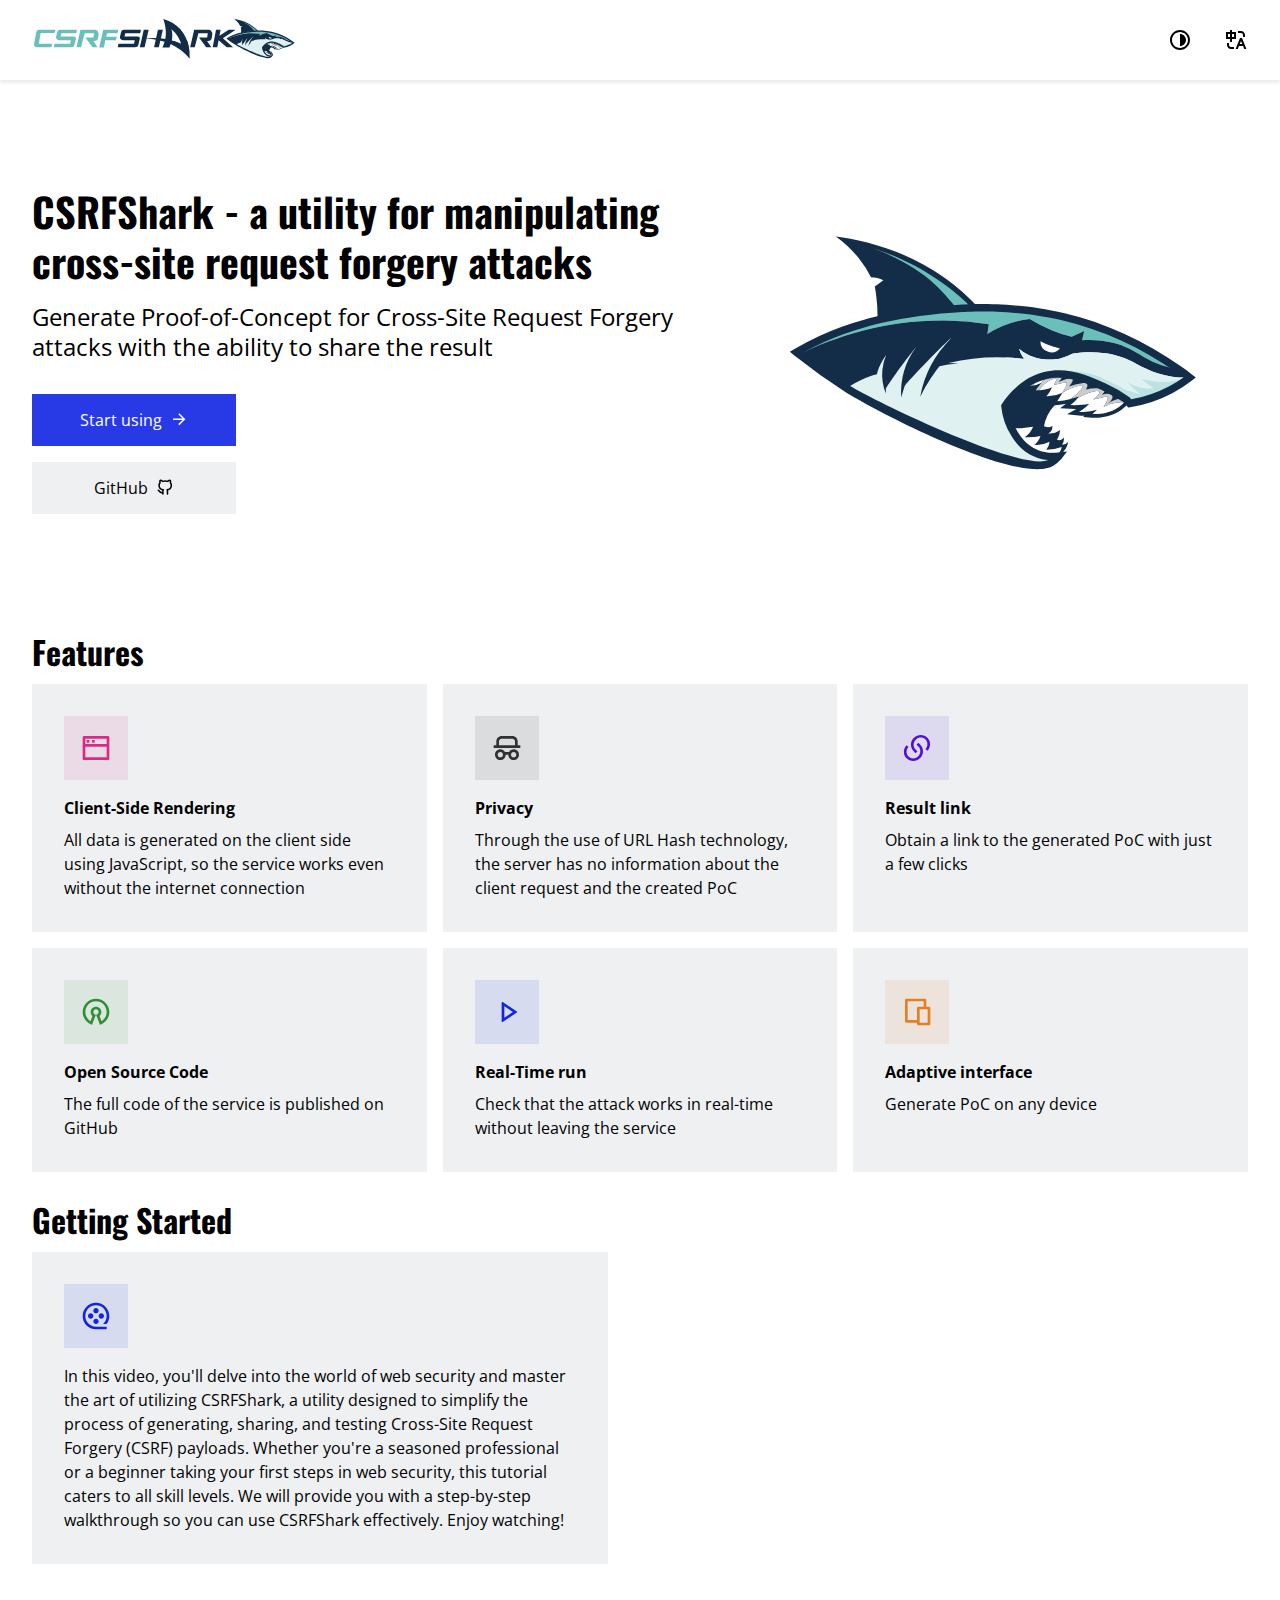
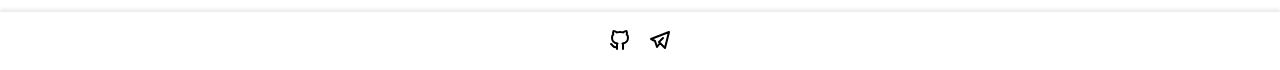
<file: index.html>
<!DOCTYPE html>
<html lang="en" class="notranslate" translate="no">

<head>
    <meta charset="UTF-8">
    <meta http-equiv="X-UA-Compatible" content="IE=edge">
    <meta name="viewport" content="width=device-width, initial-scale=1.0, maximum-scale=1.0, user-scalable=no">
    <title>CSRFShark - CSRF PoC Generator Online</title>

    <link rel="apple-touch-icon" sizes="180x180" href="media/favicon/apple-touch-icon.png">
    <link rel="icon" type="image/png" sizes="32x32" href="media/favicon/favicon-32x32.png">
    <link rel="icon" type="image/png" sizes="192x192" href="media/favicon/android-chrome-192x192.png">
    <link rel="icon" type="image/png" sizes="16x16" href="media/favicon/favicon-16x16.png">
    <link rel="icon" type="image/svg+xml" href="media/favicon/favicon.svg">
    <link rel="manifest" href="media/favicon/site.webmanifest">
    <link rel="mask-icon" href="media/favicon/safari-pinned-tab.svg" color="#132c48">
    <link rel="shortcut icon" href="media/favicon/favicon.ico">
    <meta name="msapplication-TileColor" content="#132c48">
    <meta name="msapplication-config" content="media/favicon/browserconfig.xml">
    <meta name="theme-color" content="#132c48">

    <meta name="description"
        content="CSRFShark is a powerful online CSRF PoC generator that allows easy manipulation of cross-site request forgery attacks">
    <meta name="keywords" content="csrfshark, csrf, csrf poc generator, online poc">

    <meta name="google" content="notranslate">

    <link rel="stylesheet" href="css/reset.css">
    <link rel="stylesheet" href="css/style.css">

    <script src="js/jquery.min.js"></script>

    <script src="js/popper.min.js"></script>
    <script src="js/tippy-bundle.umd.js"></script>

    <script src="js/i18next.min.js"></script>
    <script src="js/jquery-i18next.min.js"></script>
    <script src="js/i18nextHttpBackend.min.js"></script>

    <script src="js/script.js"></script>
</head>

<body>
    <header class="header">
        <a class="logo header__logo" href="/">
            <div class="logo__img"></div>
        </a>

        <div class="controls header__controls">
            <button class="controls__item js-change-theme" data-template="theme">
                <svg xmlns="http://www.w3.org/2000/svg" viewBox="0 0 24 24">
                    <path
                        d="M12 21.9966C6.47715 21.9966 2 17.5194 2 11.9966C2 6.47373 6.47715 1.99658 12 1.99658C17.5228 1.99658 22 6.47373 22 11.9966C22 17.5194 17.5228 21.9966 12 21.9966ZM12 19.9966C16.4183 19.9966 20 16.4149 20 11.9966C20 7.5783 16.4183 3.99658 12 3.99658C7.58172 3.99658 4 7.5783 4 11.9966C4 16.4149 7.58172 19.9966 12 19.9966ZM12 17.9966V5.99658C15.3137 5.99658 18 8.68287 18 11.9966C18 15.3103 15.3137 17.9966 12 17.9966Z">
                    </path>
                </svg>
            </button>
            <button class="controls__item js-change-language" data-template="language" data-modal="language">
                <svg xmlns="http://www.w3.org/2000/svg" viewBox="0 0 24 24">
                    <path
                        d="M5 15V17C5 18.0544 5.81588 18.9182 6.85074 18.9945L7 19H10V21H7C4.79086 21 3 19.2091 3 17V15H5ZM18 10L22.4 21H20.245L19.044 18H14.954L13.755 21H11.601L16 10H18ZM17 12.8852L15.753 16H18.245L17 12.8852ZM8 2V4H12V11H8V14H6V11H2V4H6V2H8ZM17 3C19.2091 3 21 4.79086 21 7V9H19V7C19 5.89543 18.1046 5 17 5H14V3H17ZM6 6H4V9H6V6ZM10 6H8V9H10V6Z">
                    </path>
                </svg>
            </button>
        </div>
    </header>


    <main class="main">
        <section class="about">
            <div class="about__primary">
                <h1 class="about__title" data-i18n="main.about.title">CSRFShark - a utility for manipulating cross-site
                    request forgery attacks</h1>
                <div class="about__description" data-i18n="main.about.description">Generate Proof-of-Concept for
                    Cross-Site Request Forgery attacks with the ability to share the result</div>
                <div class="about__controls">

                    <a href="https://csrfshark.github.io/app" target="_blank"
                        class="about__button about__button_primary">
                        <div class="about__text" data-i18n="main.about.button.primary.text"></div>
                        <div class="about__icon">
                            <svg xmlns="http://www.w3.org/2000/svg" viewBox="0 0 24 24">
                                <path
                                    d="M16.1716 10.9999L10.8076 5.63589L12.2218 4.22168L20 11.9999L12.2218 19.778L10.8076 18.3638L16.1716 12.9999H4V10.9999H16.1716Z">
                                </path>
                            </svg>
                        </div>
                    </a>
                    <a href="https://github.com/csrfshark/app" target="_blank"
                        class="about__button about__button_additional">
                        <div class="about__text">GitHub</div>
                        <div class="about__icon">
                            <svg xmlns="http://www.w3.org/2000/svg" viewBox="0 0 24 24" stroke-width="2"
                                stroke="currentColor" fill="none" stroke-linecap="round" stroke-linejoin="round">
                                <path stroke="none" d="M0 0h24v24H0z" fill="none"></path>
                                <path
                                    d="M9 19c-4.3 1.4 -4.3 -2.5 -6 -3m12 5v-3.5c0 -1 .1 -1.4 -.5 -2c2.8 -.3 5.5 -1.4 5.5 -6a4.6 4.6 0 0 0 -1.3 -3.2a4.2 4.2 0 0 0 -.1 -3.2s-1.1 -.3 -3.5 1.3a12.3 12.3 0 0 0 -6.2 0c-2.4 -1.6 -3.5 -1.3 -3.5 -1.3a4.2 4.2 0 0 0 -.1 3.2a4.6 4.6 0 0 0 -1.3 3.2c0 4.6 2.7 5.7 5.5 6c-.6 .6 -.6 1.2 -.5 2v3.5">
                                </path>
                            </svg>
                        </div>
                    </a>
                </div>
            </div>
            <div class="about__illustration">
                <picture>
                    <source srcset="media/logo/minimal.svg" media="(max-width: 992px)">
                    <img class="about__img" src="media/logo/minimal.svg">
                </picture>
            </div>
        </section>


        <section class="advantages">
            <div class="advantages__title" data-i18n="main.advantages.title"></div>
            <div class="advantages__list">
                <div class="advantages__item">
                    <div class="advantages__icon advantages__icon-pink">
                        <svg xmlns="http://www.w3.org/2000/svg" viewBox="0 0 24 24">
                            <path
                                d="M21 3C21.5523 3 22 3.44772 22 4V20C22 20.5523 21.5523 21 21 21H3C2.44772 21 2 20.5523 2 20V4C2 3.44772 2.44772 3 3 3H21ZM20 11H4V19H20V11ZM20 5H4V9H20V5ZM11 6V8H9V6H11ZM7 6V8H5V6H7Z">
                            </path>
                        </svg>
                    </div>
                    <div class="advantages__info">
                        <div class="advantages__text" data-i18n="main.advantages.list.client-side-rendering.text"></div>
                        <div class="advantages__description"
                            data-i18n="main.advantages.list.client-side-rendering.description"></div>
                        <!-- <a class="advantages__link" href="#" data-modal="advantages-client-side-rendering">Подробнее</a> -->
                    </div>
                </div>

                <div class="advantages__item">
                    <div class="advantages__icon advantages__icon-gray">
                        <svg xmlns="http://www.w3.org/2000/svg" viewBox="0 0 24 24">
                            <path
                                d="M17 13C19.2091 13 21 14.7909 21 17C21 19.2091 19.2091 21 17 21C14.7909 21 13 19.2091 13 17H11C11 19.2091 9.20914 21 7 21C4.79086 21 3 19.2091 3 17C3 14.7909 4.79086 13 7 13C8.48052 13 9.77317 13.8043 10.4648 14.9999H13.5352C14.2268 13.8043 15.5195 13 17 13ZM7 15C5.89543 15 5 15.8954 5 17C5 18.1046 5.89543 19 7 19C8.10457 19 9 18.1046 9 17C9 15.8954 8.10457 15 7 15ZM17 15C15.8954 15 15 15.8954 15 17C15 18.1046 15.8954 19 17 19C18.1046 19 19 18.1046 19 17C19 15.8954 18.1046 15 17 15ZM16 3C18.2091 3 20 4.79086 20 7V10H22V12H2V10H4V7C4 4.79086 5.79086 3 8 3H16ZM16 5H8C6.94564 5 6 5.95 6 7V10H18V7C18 5.94564 17.05 5 16 5Z">
                            </path>
                        </svg>
                    </div>
                    <div class="advantages__info">
                        <div class="advantages__text" data-i18n="main.advantages.list.privacy.text"></div>
                        <div class="advantages__description" data-i18n="main.advantages.list.privacy.description"></div>
                        <!-- <a class="advantages__link" href="#">Подробнее</a> -->
                    </div>
                </div>

                <div class="advantages__item">
                    <div class="advantages__icon advantages__icon-purple">
                        <svg xmlns="http://www.w3.org/2000/svg" viewBox="0 0 24 24">
                            <path
                                d="M13.0605 8.11073L14.4747 9.52494C17.2084 12.2586 17.2084 16.6908 14.4747 19.4244L14.1211 19.778C11.3875 22.5117 6.95531 22.5117 4.22164 19.778C1.48797 17.0443 1.48797 12.6122 4.22164 9.87849L5.63585 11.2927C3.68323 13.2453 3.68323 16.4112 5.63585 18.3638C7.58847 20.3164 10.7543 20.3164 12.7069 18.3638L13.0605 18.0102C15.0131 16.0576 15.0131 12.8918 13.0605 10.9392L11.6463 9.52494L13.0605 8.11073ZM19.778 14.1211L18.3638 12.7069C20.3164 10.7543 20.3164 7.58847 18.3638 5.63585C16.4112 3.68323 13.2453 3.68323 11.2927 5.63585L10.9392 5.98941C8.98653 7.94203 8.98653 11.1079 10.9392 13.0605L12.3534 14.4747L10.9392 15.8889L9.52494 14.4747C6.79127 11.741 6.79127 7.30886 9.52494 4.57519L9.87849 4.22164C12.6122 1.48797 17.0443 1.48797 19.778 4.22164C22.5117 6.95531 22.5117 11.3875 19.778 14.1211Z">
                            </path>
                        </svg>
                    </div>
                    <div class="advantages__info">
                        <div class="advantages__text" data-i18n="main.advantages.list.share.text"></div>
                        <div class="advantages__description" data-i18n="main.advantages.list.share.description"></div>
                        <!-- <a class="advantages__link" href="#">Подробнее</a> -->
                    </div>
                </div>

                <div class="advantages__item">
                    <div class="advantages__icon advantages__icon-green">
                        <svg xmlns="http://www.w3.org/2000/svg" viewBox="0 0 24 24">
                            <path
                                d="M12.001 2C17.5238 2 22.001 6.47715 22.001 12C22.001 16.3996 19.1598 20.1355 15.2122 21.4732L14.9859 21.5469L12.082 13.997C13.151 13.95 14.001 13.0544 14.001 12C14.001 10.8954 13.1055 10 12.001 10C10.8964 10 10.001 10.8954 10.001 12C10.001 13.0768 10.8519 13.9548 11.918 13.9983L9.01501 21.5466L8.78975 21.4732C4.84212 20.1355 2.00098 16.3996 2.00098 12C2.00098 6.47715 6.47813 2 12.001 2ZM12.001 4C7.5827 4 4.00098 7.58172 4.00098 12C4.00098 14.9201 5.56547 17.4747 7.90198 18.8715L9.38145 15.023C8.5358 14.2896 8.00098 13.2073 8.00098 12C8.00098 9.79086 9.79184 8 12.001 8C14.2101 8 16.001 9.79086 16.001 12C16.001 13.2075 15.466 14.29 14.62 15.0234C15.1861 16.4969 15.6797 17.7803 16.0998 18.8729C18.4362 17.4751 20.001 14.9203 20.001 12C20.001 7.58172 16.4193 4 12.001 4Z">
                            </path>
                        </svg>
                    </div>
                    <div class="advantages__info">
                        <div class="advantages__text" data-i18n="main.advantages.list.open-source.text"></div>
                        <div class="advantages__description" data-i18n="main.advantages.list.open-source.description">
                        </div>
                        <!-- <a class="advantages__link" href="#">Подробнее</a> -->
                    </div>
                </div>

                <div class="advantages__item">
                    <div class="advantages__icon advantages__icon-blue">
                        <svg xmlns="http://www.w3.org/2000/svg" viewBox="0 0 24 24">
                            <path
                                d="M16.3944 11.9998L10 7.73686V16.2628L16.3944 11.9998ZM19.376 12.4158L8.77735 19.4816C8.54759 19.6348 8.23715 19.5727 8.08397 19.3429C8.02922 19.2608 8 19.1643 8 19.0656V4.93408C8 4.65794 8.22386 4.43408 8.5 4.43408C8.59871 4.43408 8.69522 4.4633 8.77735 4.51806L19.376 11.5838C19.6057 11.737 19.6678 12.0474 19.5146 12.2772C19.478 12.3321 19.4309 12.3792 19.376 12.4158Z">
                            </path>
                        </svg>
                    </div>
                    <div class="advantages__info">
                        <div class="advantages__text" data-i18n="main.advantages.list.real-time.text"></div>
                        <div class="advantages__description" data-i18n="main.advantages.list.real-time.description">
                        </div>
                        <!-- <a class="advantages__link" href="#">Подробнее</a> -->
                    </div>
                </div>

                <div class="advantages__item">
                    <div class="advantages__icon advantages__icon-orange">
                        <svg xmlns="http://www.w3.org/2000/svg" viewBox="0 0 24 24">
                            <path
                                d="M19 8H21C21.5523 8 22 8.44772 22 9V21C22 21.5523 21.5523 22 21 22H13C12.4477 22 12 21.5523 12 21V20H4C3.44772 20 3 19.5523 3 19V3C3 2.44772 3.44772 2 4 2H18C18.5523 2 19 2.44772 19 3V8ZM17 8V4H5V18H12V9C12 8.44772 12.4477 8 13 8H17ZM14 10V20H20V10H14Z">
                            </path>
                        </svg>
                    </div>
                    <div class="advantages__info">
                        <div class="advantages__text" data-i18n="main.advantages.list.responsive-interface.text"></div>
                        <div class="advantages__description"
                            data-i18n="main.advantages.list.responsive-interface.description"></div>
                        <!-- <a class="advantages__link" href="#">Подробнее</a> -->
                    </div>
                </div>
            </div>
        </section>


        <section class="get-started">
            <div class="get-started__title" data-i18n="main.get-started.title"></div>

            <div class="get-started__wrapper">
                <div class="get-started__item">
                    <div class="get-started__icon get-started__icon-blue">
                        <svg xmlns="http://www.w3.org/2000/svg" viewBox="0 0 24 24">
                            <path
                                d="M12 20H20V22H12C6.47715 22 2 17.5228 2 12C2 6.47715 6.47715 2 12 2C17.5228 2 22 6.47715 22 12C22 14.2512 21.2561 16.3287 20.0007 18H17.2916C18.9525 16.5341 20 14.3894 20 12C20 7.58172 16.4183 4 12 4C7.58172 4 4 7.58172 4 12C4 16.4183 7.58172 20 12 20ZM12 10C10.8954 10 10 9.10457 10 8C10 6.89543 10.8954 6 12 6C13.1046 6 14 6.89543 14 8C14 9.10457 13.1046 10 12 10ZM8 14C6.89543 14 6 13.1046 6 12C6 10.8954 6.89543 10 8 10C9.10457 10 10 10.8954 10 12C10 13.1046 9.10457 14 8 14ZM16 14C14.8954 14 14 13.1046 14 12C14 10.8954 14.8954 10 16 10C17.1046 10 18 10.8954 18 12C18 13.1046 17.1046 14 16 14ZM12 18C10.8954 18 10 17.1046 10 16C10 14.8954 10.8954 14 12 14C13.1046 14 14 14.8954 14 16C14 17.1046 13.1046 18 12 18Z">
                            </path>
                        </svg>
                    </div>
                    <div class="get-started__info">
                        <div class="get-started__description" data-i18n="main.get-started.description"></div>
                    </div>
                </div>
                <div class="get-started__content">
                    <iframe class="get-started__video" src=""
                        title="YouTube video player" frameborder="0"
                        allow="accelerometer; autoplay; clipboard-write; encrypted-media; gyroscope; picture-in-picture; web-share"
                        allowfullscreen></iframe>
                </div>
            </div>
        </section>
    </main>



    <footer class="footer">
        <div class="footer__links">
            <a class="footer__icon" href="https://github.com/csrfshark/app" data-template="github">
                <svg xmlns="http://www.w3.org/2000/svg" class="icon icon-tabler icon-tabler-brand-github"
                    viewBox="0 0 24 24" stroke-width="2" stroke="currentColor" fill="none" stroke-linecap="round"
                    stroke-linejoin="round">
                    <path stroke="none" d="M0 0h24v24H0z" fill="none"></path>
                    <path
                        d="M9 19c-4.3 1.4 -4.3 -2.5 -6 -3m12 5v-3.5c0 -1 .1 -1.4 -.5 -2c2.8 -.3 5.5 -1.4 5.5 -6a4.6 4.6 0 0 0 -1.3 -3.2a4.2 4.2 0 0 0 -.1 -3.2s-1.1 -.3 -3.5 1.3a12.3 12.3 0 0 0 -6.2 0c-2.4 -1.6 -3.5 -1.3 -3.5 -1.3a4.2 4.2 0 0 0 -.1 3.2a4.6 4.6 0 0 0 -1.3 3.2c0 4.6 2.7 5.7 5.5 6c-.6 .6 -.6 1.2 -.5 2v3.5">
                    </path>
                </svg>
            </a>
            <a class="footer__icon" href="https://t.me/f0rb1dd3n0x193" data-template="telegram">
                <svg xmlns="http://www.w3.org/2000/svg" class="icon icon-tabler icon-tabler-brand-telegram"
                    viewBox="0 0 24 24" stroke-width="2" stroke="currentColor" fill="none" stroke-linecap="round"
                    stroke-linejoin="round">
                    <path stroke="none" d="M0 0h24v24H0z" fill="none"></path>
                    <path d="M15 10l-4 4l6 6l4 -16l-18 7l4 2l2 6l3 -4"></path>
                </svg>
            </a>
        </div>
    </footer>



    <div class="modal modal__name_language" style="display: none;">
        <div class="modal__content">
            <div class="modal__head">
                <div class="modal__title" data-i18n="modal.language.title"></div>
                <button class="modal__close">
                    <svg xmlns="http://www.w3.org/2000/svg" viewBox="0 0 24 24">
                        <path
                            d="M12.0007 10.5865L16.9504 5.63672L18.3646 7.05093L13.4149 12.0007L18.3646 16.9504L16.9504 18.3646L12.0007 13.4149L7.05093 18.3646L5.63672 16.9504L10.5865 12.0007L5.63672 7.05093L7.05093 5.63672L12.0007 10.5865Z">
                        </path>
                    </svg>
                </button>
            </div>
            <div class="modal__body">
                <div class="modal__list">
                    <div class="radio-button">
                        <input id="language-en" type="radio" name="language" value="en" class="radio-button__input"
                            checked>
                        <label for="language-en" class="radio-button__label">
                            <div class="radio-button__icon">
                                <svg xmlns="http://www.w3.org/2000/svg" id="flag-icons-us" viewBox="0 0 640 480">
                                    <path fill="#bd3d44" d="M0 0h640v480H0" />
                                    <path stroke="#fff" stroke-width="37"
                                        d="M0 55.3h640M0 129h640M0 203h640M0 277h640M0 351h640M0 425h640" />
                                    <path fill="#192f5d" d="M0 0h364.8v258.5H0" />
                                    <marker id="a" markerHeight="30" markerWidth="30">
                                        <path fill="#fff" d="m14 0 9 27L0 10h28L5 27z" />
                                    </marker>
                                    <path fill="none" marker-mid="url(#a)"
                                        d="m0 0 16 11h61 61 61 61 60L47 37h61 61 60 61L16 63h61 61 61 61 60L47 89h61 61 60 61L16 115h61 61 61 61 60L47 141h61 61 60 61L16 166h61 61 61 61 60L47 192h61 61 60 61L16 218h61 61 61 61 60L0 0" />
                                </svg>
                            </div>
                            <div class="radio-button__text">English</div>
                        </label>
                    </div>


                    <div class="radio-button">
                        <input id="language-ru" type="radio" name="language" value="ru" class="radio-button__input"
                            checked>
                        <label for="language-ru" class="radio-button__label">
                            <div class="radio-button__icon">
                                <svg xmlns="http://www.w3.org/2000/svg" id="flag-icons-ru" viewBox="0 0 640 480">
                                    <g fill-rule="evenodd" stroke-width="1pt">
                                        <path fill="#fff" d="M0 0h640v480H0z" />
                                        <path fill="#0039a6" d="M0 160h640v320H0z" />
                                        <path fill="#d52b1e" d="M0 320h640v160H0z" />
                                    </g>
                                </svg>
                            </div>
                            <div class="radio-button__text">Русский</div>
                        </label>
                    </div>

                    <div class="radio-button">
                        <input id="language-uk" type="radio" name="language" value="uk" class="radio-button__input"
                            checked>
                        <label for="language-uk" class="radio-button__label">
                            <div class="radio-button__icon">
                                <svg xmlns="http://www.w3.org/2000/svg" id="flag-icons-ua" viewBox="0 0 640 480">
                                    <g fill-rule="evenodd" stroke-width="1pt">
                                        <path fill="gold" d="M0 0h640v480H0z" />
                                        <path fill="#0057b8" d="M0 0h640v240H0z" />
                                    </g>
                                </svg>
                            </div>
                            <div class="radio-button__text">Український</div>
                        </label>
                    </div>

                    <div class="radio-button">
                        <input id="language-es" type="radio" name="language" value="es" class="radio-button__input"
                            checked>
                        <label for="language-es" class="radio-button__label">
                            <div class="radio-button__icon">
                                <svg xmlns="http://www.w3.org/2000/svg" id="flag-icons-es" viewBox="0 0 640 480">
                                    <path fill="#AA151B" d="M0 0h640v480H0z" />
                                    <path fill="#F1BF00" d="M0 120h640v240H0z" />
                                    <path fill="#ad1519"
                                        d="m127.3 213.3-.8-.1-1-1-.7-.4-.6-.8s-.7-1.1-.4-2c.3-.9.9-1.2 1.4-1.5a12 12 0 0 1 1.5-.5l1-.4 1.3-.3.5-.3c.2 0 .7 0 1-.2l1-.2 1.6.1h4.8c.4 0 1.2.3 1.4.4a35 35 0 0 0 2 .7c.5.1 1.6.3 2.2.6.5.3.9.7 1.1 1l.5 1v1.1l-.5.8-.6 1-.8.6s-.5.5-1 .4c-.4 0-4.8-.8-7.6-.8s-7.3.9-7.3.9" />
                                    <path fill="none" stroke="#000" stroke-linejoin="round" stroke-width=".3"
                                        d="m127.3 213.3-.8-.1-1-1-.7-.4-.6-.8s-.7-1.1-.4-2c.3-.9.9-1.2 1.4-1.5a12 12 0 0 1 1.5-.5l1-.4 1.3-.3.5-.3c.2 0 .7 0 1-.2l1-.2 1.6.1h4.8c.4 0 1.2.3 1.4.4a35 35 0 0 0 2 .7c.5.1 1.6.3 2.2.6.5.3.9.7 1.1 1l.5 1v1.1l-.5.8-.6 1-.8.6s-.5.5-1 .4c-.4 0-4.8-.8-7.6-.8s-7.3.9-7.3.9z" />
                                    <path fill="#c8b100"
                                        d="M133.3 207c0-1.3.6-2.3 1.3-2.3.8 0 1.4 1 1.4 2.4 0 1.3-.6 2.4-1.4 2.4s-1.3-1.1-1.3-2.5" />
                                    <path fill="none" stroke="#000" stroke-width=".3"
                                        d="M133.3 207c0-1.3.6-2.3 1.3-2.3.8 0 1.4 1 1.4 2.4 0 1.3-.6 2.4-1.4 2.4s-1.3-1.1-1.3-2.5z" />
                                    <path fill="#c8b100"
                                        d="M134 207c0-1.2.3-2.1.7-2.1.3 0 .6 1 .6 2.1 0 1.3-.3 2.2-.6 2.2-.4 0-.6-1-.6-2.2" />
                                    <path fill="none" stroke="#000" stroke-width=".3"
                                        d="M134 207c0-1.2.3-2.1.7-2.1.3 0 .6 1 .6 2.1 0 1.3-.3 2.2-.6 2.2-.4 0-.6-1-.6-2.2z" />
                                    <path fill="#c8b100"
                                        d="M133.8 204.5c0-.4.4-.8.8-.8s1 .4 1 .8c0 .5-.5.9-1 .9s-.8-.4-.8-.9" />
                                    <path fill="#c8b100"
                                        d="M135.3 204.2v.6h-1.4v-.6h.5V203h-.7v-.6h.7v-.5h.5v.5h.6v.6h-.6v1.2h.4" />
                                    <path fill="none" stroke="#000" stroke-width=".3"
                                        d="M135.3 204.2v.6h-1.4v-.6h.5V203h-.7v-.6h.7v-.5h.5v.5h.6v.6h-.6v1.2h.4" />
                                    <path fill="#c8b100"
                                        d="M135.9 204.2v.6h-2.5v-.6h1V203h-.7v-.6h.7v-.5h.5v.5h.6v.6h-.6v1.2h1" />
                                    <path fill="none" stroke="#000" stroke-width=".3"
                                        d="M135.9 204.2v.6h-2.5v-.6h1V203h-.7v-.6h.7v-.5h.5v.5h.6v.6h-.6v1.2h1" />
                                    <path fill="none" stroke="#000" stroke-width=".3"
                                        d="M134.9 203.7c.4.1.6.4.6.8 0 .5-.4.9-.8.9s-1-.4-1-.9c0-.4.3-.7.7-.8" />
                                    <path fill="#c8b100"
                                        d="M134.7 213.2H130v-1.1l-.3-1.2-.2-1.5c-1.3-1.7-2.5-2.8-2.9-2.5.1-.3.2-.6.5-.7 1.1-.7 3.5 1 5.2 3.6l.5.7h3.8l.4-.7c1.8-2.7 4.1-4.3 5.2-3.6.3.1.4.4.5.7-.4-.3-1.6.8-2.9 2.5l-.2 1.5-.2 1.2-.1 1.1h-4.7" />
                                    <path fill="none" stroke="#000" stroke-width=".3"
                                        d="M134.7 213.2H130v-1.1l-.3-1.2-.2-1.5c-1.3-1.7-2.5-2.8-2.9-2.5.1-.3.2-.6.5-.7 1.1-.7 3.5 1 5.2 3.6l.5.7h3.8l.4-.7c1.8-2.7 4.1-4.3 5.2-3.6.3.1.4.4.5.7-.4-.3-1.6.8-2.9 2.5l-.2 1.5-.2 1.2-.1 1.1h-4.7z" />
                                    <path fill="none" stroke="#000" stroke-width=".3"
                                        d="M126.8 206.8c1-.5 3 1.1 4.6 3.6m11-3.6c-.8-.5-2.8 1.1-4.5 3.6" />
                                    <path fill="#c8b100"
                                        d="m127.8 215.3-.5-1a27.3 27.3 0 0 1 14.7 0l-.5.8a5.7 5.7 0 0 0-.3.8 22.9 22.9 0 0 0-6.6-.8c-2.6 0-5.2.3-6.5.8l-.3-.6" />
                                    <path fill="none" stroke="#000" stroke-width=".3"
                                        d="m127.8 215.3-.5-1a27.3 27.3 0 0 1 14.7 0l-.5.8a5.7 5.7 0 0 0-.3.8 22.9 22.9 0 0 0-6.6-.8c-2.6 0-5.2.3-6.5.8l-.3-.6" />
                                    <path fill="#c8b100"
                                        d="M134.6 217.7c2.4 0 5-.4 5.9-.6.6-.2 1-.5 1-.8 0-.2-.2-.3-.4-.4-1.4-.5-4-.8-6.5-.8s-5 .3-6.4.8c-.2 0-.3.2-.4.3 0 .4.3.7 1 .9 1 .2 3.5.6 5.8.6" />
                                    <path fill="none" stroke="#000" stroke-width=".3"
                                        d="M134.6 217.7c2.4 0 5-.4 5.9-.6.6-.2 1-.5 1-.8 0-.2-.2-.3-.4-.4-1.4-.5-4-.8-6.5-.8s-5 .3-6.4.8c-.2 0-.3.2-.4.3 0 .4.3.7 1 .9 1 .2 3.5.6 5.8.6z" />
                                    <path fill="#c8b100"
                                        d="m142.1 213.2-.5-.5s-.6.3-1.3.2c-.6 0-.9-1-.9-1s-.7.7-1.3.7c-.7 0-1-.6-1-.6s-.7.5-1.3.4c-.6 0-1.2-.8-1.2-.8s-.6.8-1.2.8c-.6.1-1-.5-1-.5s-.4.6-1.1.7-1.4-.6-1.4-.6-.5.7-1 1c-.5 0-1.2-.4-1.2-.4l-.2.5-.3.1.2.5a27 27 0 0 1 7.2-.9c3 0 5.5.4 7.4 1l.2-.6" />
                                    <path fill="none" stroke="#000" stroke-width=".3"
                                        d="m142.1 213.2-.5-.5s-.6.3-1.3.2c-.6 0-.9-1-.9-1s-.7.7-1.3.7c-.7 0-1-.6-1-.6s-.7.5-1.3.4c-.6 0-1.2-.8-1.2-.8s-.6.8-1.2.8c-.6.1-1-.5-1-.5s-.4.6-1.1.7-1.4-.6-1.4-.6-.5.7-1 1c-.5 0-1.2-.4-1.2-.4l-.2.5-.3.1.2.5a27 27 0 0 1 7.2-.9c3 0 5.5.4 7.4 1l.2-.6z" />
                                    <path fill="#c8b100"
                                        d="M134.7 210.7h.2a1 1 0 0 0 0 .4c0 .6.4 1 1 1a1 1 0 0 0 1-.7l.2-.3v.4c.1.5.6.8 1.1.8.6 0 1-.4 1-1v-.1l.4-.4.2.5a.9.9 0 0 0-.1.4 1 1 0 0 0 1 1c.4 0 .7-.2.9-.5l.2-.2v.3c0 .3.1.6.4.7 0 0 .4 0 1-.4l.7-.7v.4s-.5.8-1 1c-.2.2-.5.4-.8.3-.3 0-.6-.3-.7-.6-.2.2-.4.2-.7.2-.6 0-1.2-.3-1.4-.8-.3.3-.7.5-1.1.5a1.6 1.6 0 0 1-1.2-.6 1.6 1.6 0 0 1-1 .4 1.6 1.6 0 0 1-1.3-.6 1.6 1.6 0 0 1-2.4.2 1.6 1.6 0 0 1-1.2.6 1.5 1.5 0 0 1-1.1-.5c-.2.5-.8.8-1.4.8-.2 0-.5 0-.7-.2-.1.3-.4.6-.7.6-.3 0-.6 0-.9-.2l-1-1 .1-.5.8.7c.5.4.9.4.9.4.3 0 .4-.4.4-.7v-.3l.2.2c.2.3.5.5.9.5a1 1 0 0 0 1-1 .9.9 0 0 0 0-.4v-.5l.4.4a.7.7 0 0 0 0 .1c0 .6.5 1 1 1 .6 0 1-.3 1.1-.9v-.3l.2.3c.2.4.6.7 1 .7.7 0 1.1-.4 1.1-1a1 1 0 0 0 0-.3h.3" />
                                    <path fill="none" stroke="#000" stroke-width=".3"
                                        d="M134.7 210.7h.2a1 1 0 0 0 0 .4c0 .6.4 1 1 1a1 1 0 0 0 1-.7l.2-.3v.4c.1.5.6.8 1.1.8.6 0 1-.4 1-1v-.1l.4-.4.2.5a.9.9 0 0 0-.1.4 1 1 0 0 0 1 1c.4 0 .7-.2.9-.5l.2-.2v.3c0 .3.1.6.4.7 0 0 .4 0 1-.4l.7-.7v.4s-.5.8-1 1c-.2.2-.5.4-.8.3-.3 0-.6-.3-.7-.6-.2.2-.4.2-.7.2-.6 0-1.2-.3-1.4-.8-.3.3-.7.5-1.1.5a1.6 1.6 0 0 1-1.2-.6 1.6 1.6 0 0 1-1 .4 1.6 1.6 0 0 1-1.3-.6 1.6 1.6 0 0 1-2.4.2 1.6 1.6 0 0 1-1.2.6 1.5 1.5 0 0 1-1.1-.5c-.2.5-.8.8-1.4.8-.2 0-.5 0-.7-.2-.1.3-.4.6-.7.6-.3 0-.6 0-.9-.2l-1-1 .1-.5.8.7c.5.4.9.4.9.4.3 0 .4-.4.4-.7v-.3l.2.2c.2.3.5.5.9.5a1 1 0 0 0 1-1 .9.9 0 0 0 0-.4v-.5l.4.4a.7.7 0 0 0 0 .1c0 .6.5 1 1 1 .6 0 1-.3 1.1-.9v-.3l.2.3c.2.4.6.7 1 .7.7 0 1.1-.4 1.1-1a1 1 0 0 0 0-.3h.3z" />
                                    <path fill="#c8b100"
                                        d="M134.6 213.3c-2.9 0-5.5.4-7.3 1l-.3-.2.1-.3a27 27 0 0 1 7.5-1c3 0 5.7.4 7.6 1 0 0 .2.2.1.3l-.3.2a27.3 27.3 0 0 0-7.4-1" />
                                    <path fill="none" stroke="#000" stroke-linejoin="round" stroke-width=".3"
                                        d="M134.6 213.3c-2.9 0-5.5.4-7.3 1l-.3-.2.1-.3a27 27 0 0 1 7.5-1c3 0 5.7.4 7.6 1 0 0 .2.2.1.3l-.3.2a27.3 27.3 0 0 0-7.4-1z" />
                                    <path fill="#fff"
                                        d="M131.8 214.4c0-.3.2-.4.5-.4a.4.4 0 0 1 .4.4c0 .2-.2.4-.4.4a.4.4 0 0 1-.5-.4" />
                                    <path fill="none" stroke="#000" stroke-width=".3"
                                        d="M131.8 214.4c0-.3.2-.4.5-.4a.4.4 0 0 1 .4.4c0 .2-.2.4-.4.4a.4.4 0 0 1-.5-.4z" />
                                    <path fill="#ad1519"
                                        d="M134.7 214.5h-1c-.1 0-.3 0-.3-.3l.3-.3h2a.3.3 0 0 1 .2.3.3.3 0 0 1-.3.3h-1" />
                                    <path fill="none" stroke="#000" stroke-width=".3"
                                        d="M134.7 214.5h-1c-.1 0-.3 0-.3-.3l.3-.3h2a.3.3 0 0 1 .2.3.3.3 0 0 1-.3.3h-1" />
                                    <path fill="#058e6e"
                                        d="M130 214.9h-.7c-.1 0-.3 0-.3-.2a.3.3 0 0 1 .2-.3l.7-.1.7-.1c.2 0 .3 0 .4.2a.3.3 0 0 1-.3.4h-.7" />
                                    <path fill="none" stroke="#000" stroke-width=".3"
                                        d="M130 214.9h-.7c-.1 0-.3 0-.3-.2a.3.3 0 0 1 .2-.3l.7-.1.7-.1c.2 0 .3 0 .4.2a.3.3 0 0 1-.3.4h-.7" />
                                    <path fill="#ad1519" d="m127.3 215.3.3-.4h.7l-.4.6-.6-.2" />
                                    <path fill="none" stroke="#000" stroke-width=".3"
                                        d="m127.3 215.3.3-.4h.7l-.4.6-.6-.2" />
                                    <path fill="#fff"
                                        d="M136.6 214.4c0-.3.2-.4.4-.4a.4.4 0 0 1 .5.4.4.4 0 0 1-.5.4.4.4 0 0 1-.4-.4" />
                                    <path fill="none" stroke="#000" stroke-width=".3"
                                        d="M136.6 214.4c0-.3.2-.4.4-.4a.4.4 0 0 1 .5.4.4.4 0 0 1-.5.4.4.4 0 0 1-.4-.4z" />
                                    <path fill="#058e6e"
                                        d="M139.3 214.9h.6a.3.3 0 0 0 .4-.2.3.3 0 0 0-.3-.3l-.6-.1-.7-.1c-.2 0-.3 0-.4.2 0 .2.1.3.3.4h.7" />
                                    <path fill="none" stroke="#000" stroke-width=".3"
                                        d="M139.3 214.9h.6a.3.3 0 0 0 .4-.2.3.3 0 0 0-.3-.3l-.6-.1-.7-.1c-.2 0-.3 0-.4.2 0 .2.1.3.3.4h.7" />
                                    <path fill="#ad1519" d="m142 215.4-.3-.5h-.7l.3.6.6-.1" />
                                    <path fill="none" stroke="#000" stroke-width=".3"
                                        d="m142 215.4-.3-.5h-.7l.3.6.6-.1" />
                                    <path fill="#ad1519"
                                        d="M134.6 217.1a25 25 0 0 1-6-.6 25.5 25.5 0 0 1 12.1 0c-1.6.4-3.7.6-6 .6" />
                                    <path fill="none" stroke="#000" stroke-linejoin="round" stroke-width=".3"
                                        d="M134.6 217.1a25 25 0 0 1-6-.6 25.5 25.5 0 0 1 12.1 0c-1.6.4-3.7.6-6 .6z" />
                                    <path fill="#c8b100"
                                        d="m142 212-.1-.3c-.2 0-.3 0-.4.2 0 .2 0 .4.2.4 0 0 .2 0 .3-.3" />
                                    <path fill="none" stroke="#000" stroke-width=".3"
                                        d="m142 212-.1-.3c-.2 0-.3 0-.4.2 0 .2 0 .4.2.4 0 0 .2 0 .3-.3z" />
                                    <path fill="#c8b100"
                                        d="M137.3 211.2c0-.2 0-.4-.2-.4 0 0-.2.1-.2.3 0 .2 0 .4.2.4l.3-.3" />
                                    <path fill="none" stroke="#000" stroke-width=".3"
                                        d="M137.3 211.2c0-.2 0-.4-.2-.4 0 0-.2.1-.2.3 0 .2 0 .4.2.4l.3-.3z" />
                                    <path fill="#c8b100" d="m132 211.2.1-.4c.2 0 .3.1.3.3 0 .2 0 .4-.2.4l-.2-.3" />
                                    <path fill="none" stroke="#000" stroke-width=".3"
                                        d="m132 211.2.1-.4c.2 0 .3.1.3.3 0 .2 0 .4-.2.4l-.2-.3z" />
                                    <path fill="#c8b100"
                                        d="m127.3 212 .1-.3c.2 0 .3 0 .4.2 0 .2 0 .4-.2.4 0 0-.2 0-.3-.3" />
                                    <path fill="none" stroke="#000" stroke-width=".3"
                                        d="m127.3 212 .1-.3c.2 0 .3 0 .4.2 0 .2 0 .4-.2.4 0 0-.2 0-.3-.3z" />
                                    <path fill="#c8b100" d="m134.6 208.5-.8.5.6 1.3.2.1.2-.1.7-1.3-.9-.5" />
                                    <path fill="none" stroke="#000" stroke-width=".3"
                                        d="m134.6 208.5-.8.5.6 1.3.2.1.2-.1.7-1.3-.9-.5" />
                                    <path fill="#c8b100" d="m132.8 210.5.4.5 1.3-.4.1-.2-.1-.2-1.3-.3-.4.6" />
                                    <path fill="none" stroke="#000" stroke-width=".3"
                                        d="m132.8 210.5.4.5 1.3-.4.1-.2-.1-.2-1.3-.3-.4.6" />
                                    <path fill="#c8b100" d="m136.4 210.5-.3.5-1.3-.4-.2-.2.2-.2 1.3-.3.3.6" />
                                    <path fill="none" stroke="#000" stroke-width=".3"
                                        d="m136.4 210.5-.3.5-1.3-.4-.2-.2.2-.2 1.3-.3.3.6" />
                                    <path fill="#c8b100" d="m129.3 209-.7.7.9 1 .2.1.1-.1.3-1.3-.8-.3" />
                                    <path fill="none" stroke="#000" stroke-width=".3"
                                        d="m129.3 209-.7.7.9 1 .2.1.1-.1.3-1.3-.8-.3" />
                                    <path fill="#c8b100" d="m128 211.2.4.5 1.2-.6v-.2l-.1-.2-1.3-.1-.3.6" />
                                    <path fill="none" stroke="#000" stroke-width=".3"
                                        d="m128 211.2.4.5 1.2-.6v-.2l-.1-.2-1.3-.1-.3.6" />
                                    <path fill="#c8b100" d="m131.5 210.5-.3.6H130l-.2-.2.1-.3 1.2-.6.5.5" />
                                    <path fill="none" stroke="#000" stroke-width=".3"
                                        d="m131.5 210.5-.3.6H130l-.2-.2.1-.3 1.2-.6.5.5" />
                                    <path fill="#c8b100" d="M126.6 211.4v.6l-1.4.2-.2-.1v-.2l1-.9.6.4" />
                                    <path fill="none" stroke="#000" stroke-width=".3"
                                        d="M126.6 211.4v.6l-1.4.2-.2-.1v-.2l1-.9.6.4" />
                                    <path fill="#c8b100"
                                        d="M129.2 210.9c0-.3.2-.5.5-.5s.5.2.5.5a.5.5 0 0 1-.5.4.5.5 0 0 1-.5-.4" />
                                    <path fill="none" stroke="#000" stroke-width=".3"
                                        d="M129.2 210.9c0-.3.2-.5.5-.5s.5.2.5.5a.5.5 0 0 1-.5.4.5.5 0 0 1-.5-.4z" />
                                    <path fill="#c8b100" d="m140 209 .7.7-.9 1-.2.1-.1-.1-.3-1.3.8-.3" />
                                    <path fill="none" stroke="#000" stroke-width=".3"
                                        d="m140 209 .7.7-.9 1-.2.1-.1-.1-.3-1.3.8-.3" />
                                    <path fill="#c8b100" d="m141.4 211.2-.5.5-1.2-.6v-.2l.1-.2 1.3-.1.3.6" />
                                    <path fill="none" stroke="#000" stroke-width=".3"
                                        d="m141.4 211.2-.5.5-1.2-.6v-.2l.1-.2 1.3-.1.3.6" />
                                    <path fill="#c8b100" d="m137.8 210.5.3.6h1.3l.2-.2-.1-.3-1.2-.6-.5.5" />
                                    <path fill="none" stroke="#000" stroke-width=".3"
                                        d="m137.8 210.5.3.6h1.3l.2-.2-.1-.3-1.2-.6-.5.5" />
                                    <path fill="#c8b100" d="m142.5 211.4.1.6 1.3.2.2-.1v-.2l-1-.9-.6.4" />
                                    <path fill="none" stroke="#000" stroke-width=".3"
                                        d="m142.5 211.4.1.6 1.3.2.2-.1v-.2l-1-.9-.6.4" />
                                    <path fill="#c8b100"
                                        d="M134.2 210.4a.5.5 0 0 1 .4-.4c.3 0 .5.2.5.4a.5.5 0 0 1-.5.5.5.5 0 0 1-.4-.5" />
                                    <path fill="none" stroke="#000" stroke-width=".3"
                                        d="M134.2 210.4a.5.5 0 0 1 .4-.4c.3 0 .5.2.5.4a.5.5 0 0 1-.5.5.5.5 0 0 1-.4-.5z" />
                                    <path fill="#c8b100"
                                        d="M139.1 210.9c0-.3.3-.5.5-.5a.5.5 0 0 1 .5.5.5.5 0 0 1-.5.4.5.5 0 0 1-.5-.4" />
                                    <path fill="none" stroke="#000" stroke-width=".3"
                                        d="M139.1 210.9c0-.3.3-.5.5-.5a.5.5 0 0 1 .5.5.5.5 0 0 1-.5.4.5.5 0 0 1-.5-.4z" />
                                    <path fill="#c8b100"
                                        d="m124.8 212.2-.6-.7c-.2-.2-.7-.3-.7-.3 0-.1.3-.3.6-.3a.5.5 0 0 1 .4.2v-.2s.3 0 .4.3v1" />
                                    <path fill="none" stroke="#000" stroke-width=".3"
                                        d="m124.8 212.2-.6-.7c-.2-.2-.7-.3-.7-.3 0-.1.3-.3.6-.3a.5.5 0 0 1 .4.2v-.2s.3 0 .4.3v1z" />
                                    <path fill="#c8b100"
                                        d="M124.8 212c.1-.2.4-.2.5 0 .2.1.3.3.2.5l-.5-.1c-.2-.1-.3-.4-.2-.5" />
                                    <path fill="none" stroke="#000" stroke-width=".3"
                                        d="M124.8 212c.1-.2.4-.2.5 0 .2.1.3.3.2.5l-.5-.1c-.2-.1-.3-.4-.2-.5z" />
                                    <path fill="#c8b100"
                                        d="m144.3 212.2.6-.7c.2-.2.7-.3.7-.3 0-.1-.3-.3-.6-.3a.6.6 0 0 0-.4.2v-.2s-.3 0-.4.3v.7l.1.3" />
                                    <path fill="none" stroke="#000" stroke-width=".3"
                                        d="m144.3 212.2.6-.7c.2-.2.7-.3.7-.3 0-.1-.3-.3-.6-.3a.6.6 0 0 0-.4.2v-.2s-.3 0-.4.3v.7l.1.3z" />
                                    <path fill="#c8b100"
                                        d="M144.3 212c0-.2-.3-.2-.5 0-.2.1-.2.3-.1.5l.5-.1c.2-.1.2-.4.1-.5" />
                                    <path fill="none" stroke="#000" stroke-width=".3"
                                        d="M144.3 212c0-.2-.3-.2-.5 0-.2.1-.2.3-.1.5l.5-.1c.2-.1.2-.4.1-.5z" />
                                    <path fill="#c8b100" d="M124 223h21.4v-5.5H124v5.6z" />
                                    <path fill="none" stroke="#000" stroke-width=".4" d="M124 223h21.4v-5.5H124v5.6z" />
                                    <path fill="#c8b100"
                                        d="M126.2 226.8a1 1 0 0 1 .4 0h16.5a1.4 1.4 0 0 1-1-1.2c0-.6.5-1.1 1-1.3a1.7 1.7 0 0 1-.4 0h-16a1.4 1.4 0 0 1-.5 0c.6.2 1 .7 1 1.3a1.3 1.3 0 0 1-1 1.2" />
                                    <path fill="none" stroke="#000" stroke-linejoin="round" stroke-width=".4"
                                        d="M126.2 226.8a1 1 0 0 1 .4 0h16.5a1.4 1.4 0 0 1-1-1.2c0-.6.5-1.1 1-1.3a1.7 1.7 0 0 1-.4 0h-16a1.4 1.4 0 0 1-.5 0c.6.2 1 .7 1 1.3a1.3 1.3 0 0 1-1 1.2z" />
                                    <path fill="#c8b100"
                                        d="M126.6 226.8h16c.6 0 1 .3 1 .7 0 .4-.4.8-1 .8h-16c-.5 0-1-.4-1-.8s.5-.8 1-.8" />
                                    <path fill="none" stroke="#000" stroke-width=".4"
                                        d="M126.6 226.8h16c.6 0 1 .3 1 .7 0 .4-.4.8-1 .8h-16c-.5 0-1-.4-1-.8s.5-.8 1-.8z" />
                                    <path fill="#c8b100"
                                        d="M126.6 223h16c.6 0 1 .4 1 .7 0 .4-.4.6-1 .6h-16c-.5 0-1-.2-1-.6 0-.3.5-.6 1-.6" />
                                    <path fill="none" stroke="#000" stroke-width=".4"
                                        d="M126.6 223h16c.6 0 1 .4 1 .7 0 .4-.4.6-1 .6h-16c-.5 0-1-.2-1-.6 0-.3.5-.6 1-.6z" />
                                    <path fill="#005bbf"
                                        d="M149.6 317.4c-1.4 0-2.8-.3-3.7-.8a8.4 8.4 0 0 0-3.8-.8c-1.4 0-2.7.3-3.7.8a8.3 8.3 0 0 1-3.8.8c-1.5 0-2.8-.3-3.7-.8a8.4 8.4 0 0 0-3.7-.8 8 8 0 0 0-3.7.8 8.3 8.3 0 0 1-3.8.8v2.4c1.5 0 2.8-.4 3.8-.9a8.2 8.2 0 0 1 3.7-.8c1.4 0 2.7.3 3.7.8s2.2.9 3.7.9a8.4 8.4 0 0 0 3.8-.9c1-.5 2.3-.8 3.7-.8 1.5 0 2.8.3 3.8.8s2.2.9 3.7.9v-2.4" />
                                    <path fill="none" stroke="#000" stroke-width=".4"
                                        d="M149.6 317.4c-1.4 0-2.8-.3-3.7-.8a8.4 8.4 0 0 0-3.8-.8c-1.4 0-2.7.3-3.7.8a8.3 8.3 0 0 1-3.8.8c-1.5 0-2.8-.3-3.7-.8a8.4 8.4 0 0 0-3.7-.8 8 8 0 0 0-3.7.8 8.3 8.3 0 0 1-3.8.8v2.4c1.5 0 2.8-.4 3.8-.9a8.2 8.2 0 0 1 3.7-.8c1.4 0 2.7.3 3.7.8s2.2.9 3.7.9a8.4 8.4 0 0 0 3.8-.9c1-.5 2.3-.8 3.7-.8 1.5 0 2.8.3 3.8.8s2.2.9 3.7.9v-2.4z" />
                                    <path fill="#ccc"
                                        d="M149.6 319.8a8 8 0 0 1-3.7-.9 8.3 8.3 0 0 0-3.8-.8c-1.4 0-2.7.3-3.7.8s-2.3.9-3.8.9-2.8-.4-3.7-.9a8.4 8.4 0 0 0-3.7-.8 8.2 8.2 0 0 0-3.7.8c-1 .5-2.3.9-3.8.9v2.3c1.5 0 2.8-.4 3.8-.9a8.1 8.1 0 0 1 3.7-.7c1.4 0 2.7.2 3.7.7a8.3 8.3 0 0 0 7.5 0 8.5 8.5 0 0 1 7.5.1 8.1 8.1 0 0 0 3.7.8v-2.3" />
                                    <path fill="none" stroke="#000" stroke-width=".4"
                                        d="M149.6 319.8a8 8 0 0 1-3.7-.9 8.3 8.3 0 0 0-3.8-.8c-1.4 0-2.7.3-3.7.8s-2.3.9-3.8.9-2.8-.4-3.7-.9a8.4 8.4 0 0 0-3.7-.8 8.2 8.2 0 0 0-3.7.8c-1 .5-2.3.9-3.8.9v2.3c1.5 0 2.8-.4 3.8-.9a8.1 8.1 0 0 1 3.7-.7c1.4 0 2.7.2 3.7.7a8.3 8.3 0 0 0 7.5 0 8.5 8.5 0 0 1 7.5.1 8.1 8.1 0 0 0 3.7.8v-2.3" />
                                    <path fill="#005bbf"
                                        d="M149.6 322a7 7 0 0 1-3.7-.8 8.3 8.3 0 0 0-3.8-.7c-1.4 0-2.7.2-3.7.7-1 .6-2.3.9-3.8.9s-2.8-.4-3.7-.9a8.4 8.4 0 0 0-3.7-.8 8 8 0 0 0-3.7.8c-1 .5-2.3.9-3.8.9v2.3c1.5 0 2.8-.3 3.8-.9a10.2 10.2 0 0 1 7.4 0 7 7 0 0 0 3.7.9 8.4 8.4 0 0 0 3.8-.8c1-.5 2.3-.8 3.7-.8 1.5 0 2.8.3 3.8.8s2.2.8 3.7.8V322" />
                                    <path fill="none" stroke="#000" stroke-width=".4"
                                        d="M149.6 322a7 7 0 0 1-3.7-.8 8.3 8.3 0 0 0-3.8-.7c-1.4 0-2.7.2-3.7.7-1 .6-2.3.9-3.8.9s-2.8-.4-3.7-.9a8.4 8.4 0 0 0-3.7-.8 8 8 0 0 0-3.7.8c-1 .5-2.3.9-3.8.9v2.3c1.5 0 2.8-.3 3.8-.9a10.2 10.2 0 0 1 7.4 0 7 7 0 0 0 3.7.9 8.4 8.4 0 0 0 3.8-.8c1-.5 2.3-.8 3.7-.8 1.5 0 2.8.3 3.8.8s2.2.8 3.7.8V322" />
                                    <path fill="#ccc"
                                        d="M149.6 326.7a8 8 0 0 1-3.7-.8c-1-.5-2.3-.8-3.7-.8a8.4 8.4 0 0 0-3.8.8c-1 .5-2.3.8-3.8.8a7 7 0 0 1-3.7-.9 8.4 8.4 0 0 0-3.7-.7c-1.4 0-2.7.3-3.7.8s-2.3.8-3.8.8v-2.3a8.3 8.3 0 0 0 3.8-.9 10.2 10.2 0 0 1 7.4 0 8 8 0 0 0 3.7.9 8.4 8.4 0 0 0 3.8-.8c1-.5 2.3-.8 3.8-.8 1.4 0 2.7.3 3.7.8s2.3.8 3.7.8v2.3" />
                                    <path fill="none" stroke="#000" stroke-width=".4"
                                        d="M149.6 326.7a8 8 0 0 1-3.7-.8c-1-.5-2.3-.8-3.7-.8a8.4 8.4 0 0 0-3.8.8c-1 .5-2.3.8-3.8.8a7 7 0 0 1-3.7-.9 8.4 8.4 0 0 0-3.7-.7c-1.4 0-2.7.3-3.7.8s-2.3.8-3.8.8v-2.3a8.3 8.3 0 0 0 3.8-.9 10.2 10.2 0 0 1 7.4 0 8 8 0 0 0 3.7.9 8.4 8.4 0 0 0 3.8-.8c1-.5 2.3-.8 3.8-.8 1.4 0 2.7.3 3.7.8s2.3.8 3.7.8v2.3" />
                                    <path fill="#005bbf"
                                        d="M149.6 329a8.1 8.1 0 0 1-3.7-.8c-1-.5-2.3-.8-3.7-.8a8.4 8.4 0 0 0-3.8.8c-1 .5-2.3.8-3.8.8a7 7 0 0 1-3.7-.9 8.4 8.4 0 0 0-3.7-.7c-1.4 0-2.7.3-3.7.8s-2.3.8-3.8.8v-2.3a8.3 8.3 0 0 0 3.8-.8c1-.5 2.3-.8 3.7-.8 1.4 0 2.7.3 3.7.7a8.4 8.4 0 0 0 7.5 0c1-.4 2.3-.7 3.8-.7 1.4 0 2.7.3 3.7.8s2.2.8 3.7.8v2.3" />
                                    <path fill="none" stroke="#000" stroke-width=".4"
                                        d="M149.6 329a8.1 8.1 0 0 1-3.7-.8c-1-.5-2.3-.8-3.7-.8a8.4 8.4 0 0 0-3.8.8c-1 .5-2.3.8-3.8.8a7 7 0 0 1-3.7-.9 8.4 8.4 0 0 0-3.7-.7c-1.4 0-2.7.3-3.7.8s-2.3.8-3.8.8v-2.3a8.3 8.3 0 0 0 3.8-.8c1-.5 2.3-.8 3.7-.8 1.4 0 2.7.3 3.7.7a8.4 8.4 0 0 0 7.5 0c1-.4 2.3-.7 3.8-.7 1.4 0 2.7.3 3.7.8s2.2.8 3.7.8v2.3z" />
                                    <path fill="#c8b100"
                                        d="m126.2 308 .2.5c0 1.5-1.3 2.6-2.7 2.6h22a2.7 2.7 0 0 1-2.7-2.6v-.5a1.3 1.3 0 0 1-.3 0h-16a1.4 1.4 0 0 1-.5 0" />
                                    <path fill="none" stroke="#000" stroke-linejoin="round" stroke-width=".4"
                                        d="m126.2 308 .2.5c0 1.5-1.3 2.6-2.7 2.6h22a2.7 2.7 0 0 1-2.7-2.6v-.5a1.3 1.3 0 0 1-.3 0h-16a1.4 1.4 0 0 1-.5 0z" />
                                    <path fill="#c8b100"
                                        d="M126.6 306.5h16c.6 0 1 .3 1 .8 0 .4-.4.7-1 .7h-16c-.5 0-1-.3-1-.8 0-.4.5-.7 1-.7" />
                                    <path fill="none" stroke="#000" stroke-width=".4"
                                        d="M126.6 306.5h16c.6 0 1 .3 1 .8 0 .4-.4.7-1 .7h-16c-.5 0-1-.3-1-.8 0-.4.5-.7 1-.7z" />
                                    <path fill="#c8b100" d="M123.7 316.7h22V311h-22v5.6z" />
                                    <path fill="none" stroke="#000" stroke-width=".4"
                                        d="M123.7 316.7h22V311h-22v5.6z" />
                                    <path fill="#ad1519"
                                        d="M122 286.7c-2.2 1.2-3.7 2.5-3.4 3.2 0 .6.8 1 1.8 1.6 1.5 1.1 2.5 3 1.7 4a5.5 5.5 0 0 0-.1-8.8" />
                                    <path fill="none" stroke="#000" stroke-width=".4"
                                        d="M122 286.7c-2.2 1.2-3.7 2.5-3.4 3.2 0 .6.8 1 1.8 1.6 1.5 1.1 2.5 3 1.7 4a5.5 5.5 0 0 0-.1-8.8z" />
                                    <path fill="#ccc" d="M126.8 305.6h15.6V229h-15.6v76.5z" />
                                    <path fill="none" stroke="#000" stroke-width=".4"
                                        d="M138 229.2v76.3m1.7-76.3v76.3m-12.9 0h15.6v-76.4h-15.6v76.5z" />
                                    <path fill="#ad1519"
                                        d="M158.4 257.7a49.6 49.6 0 0 0-23.3-2c-9.4 1.6-16.5 5.3-15.9 8.4v.2l-3.5-8.2c-.6-3.3 7.2-7.5 17.6-9.2a43 43 0 0 1 9.2-.7c6.6 0 12.4.8 15.8 2.1v9.4" />
                                    <path fill="none" stroke="#000" stroke-linejoin="round" stroke-width=".4"
                                        d="M158.4 257.7a49.6 49.6 0 0 0-23.3-2c-9.4 1.6-16.5 5.3-15.9 8.4v.2l-3.5-8.2c-.6-3.3 7.2-7.5 17.6-9.2a43 43 0 0 1 9.2-.7c6.6 0 12.4.8 15.8 2.1v9.4" />
                                    <path fill="#ad1519"
                                        d="M126.8 267.3c-4.3-.3-7.3-1.4-7.6-3.2-.3-1.5 1.2-3 3.8-4.5 1.2.1 2.5.3 3.8.3v7.4" />
                                    <path fill="none" stroke="#000" stroke-width=".4"
                                        d="M126.8 267.3c-4.3-.3-7.3-1.4-7.6-3.2-.3-1.5 1.2-3 3.8-4.5 1.2.1 2.5.3 3.8.3v7.4" />
                                    <path fill="#ad1519"
                                        d="M142.5 261.5c2.7.4 4.7 1 5.7 1.9l.1.2c.5 1-1.9 3-5.9 5.4v-7.5" />
                                    <path fill="none" stroke="#000" stroke-width=".4"
                                        d="M142.5 261.5c2.7.4 4.7 1 5.7 1.9l.1.2c.5 1-1.9 3-5.9 5.4v-7.5" />
                                    <path fill="#ad1519"
                                        d="M117.1 282c-.4-1.2 3.8-3.6 9.8-5.8l7.8-3.2c8.3-3.7 14.4-7.9 13.6-9.4v-.2c.4.4 1 8 1 8 .8 1.3-4.8 5.5-12.4 9.1-2.5 1.2-7.6 3-10 4-4.4 1.4-8.7 4.3-8.3 5.3l-1.5-7.7" />
                                    <path fill="none" stroke="#000" stroke-linejoin="round" stroke-width=".4"
                                        d="M117.1 282c-.4-1.2 3.8-3.6 9.8-5.8l7.8-3.2c8.3-3.7 14.4-7.9 13.6-9.4v-.2c.4.4 1 8 1 8 .8 1.3-4.8 5.5-12.4 9.1-2.5 1.2-7.6 3-10 4-4.4 1.4-8.7 4.3-8.3 5.3l-1.5-7.7z" />
                                    <path fill="#c8b100"
                                        d="M125.8 254c1.9-.6 3.1-1.5 2.5-3-.4-1-1.4-1-2.8-.6l-2.6 1 2.3 5.8.8-.3.8-.3-1-2.5zm-1.2-2.7.7-.3c.5-.2 1.2.1 1.4.8.2.5.2 1-.5 1.5a4.4 4.4 0 0 1-.6.3l-1-2.3m7.3-2.5-.9.3h-.8l1.3 6.1 4.3-.8-.2-.4v-.4l-2.5.6-1.2-5.3m8.4 5.2c.8-2.2 1.7-4.3 2.7-6.4a5.3 5.3 0 0 1-1 0 54.8 54.8 0 0 1-1.8 4.6l-2.4-4.3-1 .1h-1a131.4 131.4 0 0 1 3.5 6h1m8.8-4.7.4-.9a3.4 3.4 0 0 0-1.7-.6c-1.7-.1-2.7.6-2.8 1.7-.2 2.1 3.2 2 3 3.4 0 .6-.7.9-1.4.8-.8 0-1.4-.5-1.4-1.2h-.3a7.3 7.3 0 0 1-.4 1.1 4 4 0 0 0 1.8.6c1.7.2 3-.5 3.2-1.7.2-2-3.3-2.1-3.1-3.4 0-.5.4-.8 1.3-.7.7 0 1 .4 1.2.9h.2" />
                                    <path fill="#ad1519"
                                        d="M277.9 211.6s-.7.8-1.3.9c-.5 0-1.1-.5-1.1-.5s-.5.5-1 .6c-.6.1-1.4-.6-1.4-.6l-1 1c-.6 0-1.1-.3-1.1-.3s-.3.4-.7.6h-.4l-.6-.4-.7-.7-.5-.3-.4-1v-.5c-.1-.6.8-1.4 2.2-1.7a3.9 3.9 0 0 1 2 0c.5-.5 1.7-.8 3-.8s2.4.3 3 .7a5.5 5.5 0 0 1 2.9-.7c1.3 0 2.5.3 3 .8.5-.2 1.2-.2 2 0 1.4.3 2.3 1 2.2 1.7v.5l-.4 1-.6.3-.6.7-.6.3s-.3.2-.4 0c-.4-.1-.7-.5-.7-.5s-.6.4-1 .2c-.5-.2-1-1-1-1s-.9.8-1.4.7c-.6-.1-1-.6-1-.6s-.7.6-1.2.5c-.5-.1-1.2-.9-1.2-.9" />
                                    <path fill="none" stroke="#000" stroke-width=".3"
                                        d="M277.9 211.6s-.7.8-1.3.9c-.5 0-1.1-.5-1.1-.5s-.5.5-1 .6c-.6.1-1.4-.6-1.4-.6l-1 1c-.6 0-1.1-.3-1.1-.3s-.3.4-.7.6h-.4l-.6-.4-.7-.7-.5-.3-.4-1v-.5c-.1-.6.8-1.4 2.2-1.7a3.9 3.9 0 0 1 2 0c.5-.5 1.7-.8 3-.8s2.4.3 3 .7a5.5 5.5 0 0 1 2.9-.7c1.3 0 2.5.3 3 .8.5-.2 1.2-.2 2 0 1.4.3 2.3 1 2.2 1.7v.5l-.4 1-.6.3-.6.7-.6.3s-.3.2-.4 0c-.4-.1-.7-.5-.7-.5s-.6.4-1 .2c-.5-.2-1-1-1-1s-.9.8-1.4.7c-.6-.1-1-.6-1-.6s-.7.6-1.2.5c-.5-.1-1.2-.9-1.2-.9z" />
                                    <path fill="#c8b100"
                                        d="M276.5 207.6c0-1 .6-2 1.3-2 .8 0 1.3 1 1.3 2s-.5 1.8-1.3 1.8c-.7 0-1.3-.8-1.3-1.9" />
                                    <path fill="none" stroke="#000" stroke-width=".3"
                                        d="M276.5 207.6c0-1 .6-2 1.3-2 .8 0 1.3 1 1.3 2s-.5 1.8-1.3 1.8c-.7 0-1.3-.8-1.3-1.9z" />
                                    <path fill="#c8b100"
                                        d="M277.3 207.6c0-1 .2-1.8.5-1.8.4 0 .7.8.7 1.8s-.3 1.7-.6 1.7c-.4 0-.6-.8-.6-1.8" />
                                    <path fill="none" stroke="#000" stroke-width=".3"
                                        d="M277.3 207.6c0-1 .2-1.8.5-1.8.4 0 .7.8.7 1.8s-.3 1.7-.6 1.7c-.4 0-.6-.8-.6-1.8z" />
                                    <path fill="#c8b100"
                                        d="M271 215.3a4.5 4.5 0 0 0-.5-1 27.4 27.4 0 0 1 14.8 0l-.6.8a5.2 5.2 0 0 0-.3.8 22.9 22.9 0 0 0-6.6-.8c-2.6 0-5.2.3-6.6.8l-.2-.6" />
                                    <path fill="none" stroke="#000" stroke-width=".3"
                                        d="M271 215.3a4.5 4.5 0 0 0-.5-1 27.4 27.4 0 0 1 14.8 0l-.6.8a5.2 5.2 0 0 0-.3.8 22.9 22.9 0 0 0-6.6-.8c-2.6 0-5.2.3-6.6.8l-.2-.6" />
                                    <path fill="#c8b100"
                                        d="M277.8 217.7c2.4 0 5-.4 5.9-.6.6-.2 1-.5 1-.8 0-.2-.2-.3-.4-.4a24.1 24.1 0 0 0-6.5-.8c-2.5 0-5 .3-6.4.8-.2 0-.3.2-.4.3 0 .4.3.7 1 .9 1 .2 3.5.6 5.8.6" />
                                    <path fill="none" stroke="#000" stroke-width=".3"
                                        d="M277.8 217.7c2.4 0 5-.4 5.9-.6.6-.2 1-.5 1-.8 0-.2-.2-.3-.4-.4a24.1 24.1 0 0 0-6.5-.8c-2.5 0-5 .3-6.4.8-.2 0-.3.2-.4.3 0 .4.3.7 1 .9 1 .2 3.5.6 5.8.6z" />
                                    <path fill="#fff"
                                        d="M283.5 208.4c0-.2.2-.4.4-.4s.5.2.5.4-.2.4-.5.4a.4.4 0 0 1-.4-.4" />
                                    <path fill="none" stroke="#000" stroke-width=".2"
                                        d="M283.5 208.4c0-.2.2-.4.4-.4s.5.2.5.4-.2.4-.5.4a.4.4 0 0 1-.4-.4zm-.2-1.4a.4.4 0 0 1 .4-.4c.2 0 .4.1.4.4s-.2.4-.4.4a.4.4 0 0 1-.4-.4zm-1.1-1c0-.2.2-.3.4-.3s.4.1.4.4c0 .2-.2.4-.4.4a.4.4 0 0 1-.4-.5zm-1.4-.4c0-.2.2-.4.4-.4.3 0 .5.2.5.4s-.2.4-.4.4-.5-.2-.5-.4zm-1.4 0c0-.2.2-.3.5-.3s.4.1.4.4c0 .2-.2.4-.4.4a.4.4 0 0 1-.5-.4z" />
                                    <path fill="none" stroke="#000" stroke-linecap="round" stroke-width=".3"
                                        d="m287.8 211.2.2-1a2.7 2.7 0 0 0-2.7-2.8c-.5 0-1 .1-1.3.3" />
                                    <path fill="none" stroke="#000" stroke-width=".3"
                                        d="m283 209.2.2-.8c0-1.1-1.1-2-2.5-2-.6 0-1.2.2-1.6.4" />
                                    <path fill="none" stroke="#000" stroke-width=".2"
                                        d="M288.2 210c0-.3.2-.5.4-.5s.4.2.4.4c0 .3-.2.4-.4.4s-.4-.1-.4-.4zm-.2-1.6c0-.2.2-.4.4-.4a.4.4 0 0 1 .5.4c0 .2-.2.4-.4.4-.3 0-.5-.2-.5-.4zm-1-1.1a.4.4 0 0 1 .5-.4c.2 0 .4.1.4.4a.4.4 0 0 1-.4.4.4.4 0 0 1-.5-.4zm-1.3-.7c0-.2.2-.4.5-.4s.4.2.4.4c0 .3-.2.5-.4.5a.4.4 0 0 1-.5-.5zm-1.4.1c0-.2.2-.4.5-.4s.4.2.4.4-.2.4-.4.4-.5-.2-.5-.4z" />
                                    <path fill="#c8b100"
                                        d="m285.3 213.2-.5-.5s-.6.3-1.3.2c-.6 0-.9-1-.9-1s-.7.7-1.3.7c-.7 0-1-.6-1-.6s-.7.5-1.3.4c-.6 0-1.2-.8-1.2-.8s-.6.8-1.2.8c-.6.1-1-.5-1-.5s-.3.6-1.1.7-1.4-.6-1.4-.6-.4.7-1 1c-.5 0-1.2-.4-1.2-.4l-.1.5-.3.1.1.5a27 27 0 0 1 7.3-.9c2.8 0 5.4.4 7.3 1l.2-.6" />
                                    <path fill="none" stroke="#000" stroke-width=".3"
                                        d="m285.3 213.2-.5-.5s-.6.3-1.3.2c-.6 0-.9-1-.9-1s-.7.7-1.3.7c-.7 0-1-.6-1-.6s-.7.5-1.3.4c-.6 0-1.2-.8-1.2-.8s-.6.8-1.2.8c-.6.1-1-.5-1-.5s-.3.6-1.1.7-1.4-.6-1.4-.6-.4.7-1 1c-.5 0-1.2-.4-1.2-.4l-.1.5-.3.1.1.5a27 27 0 0 1 7.3-.9c2.8 0 5.4.4 7.3 1l.2-.6z" />
                                    <path fill="#fff"
                                        d="M271.3 208.4c0-.2.2-.4.4-.4s.4.2.4.4a.4.4 0 0 1-.4.4.4.4 0 0 1-.4-.4" />
                                    <path fill="none" stroke="#000" stroke-width=".2"
                                        d="M271.3 208.4c0-.2.2-.4.4-.4s.4.2.4.4a.4.4 0 0 1-.4.4.4.4 0 0 1-.4-.4zm.2-1.4c0-.3.2-.4.4-.4s.5.1.5.4-.2.4-.5.4a.4.4 0 0 1-.4-.4zm1-1c0-.2.3-.3.5-.3s.5.1.5.4c0 .2-.2.4-.5.4a.4.4 0 0 1-.4-.5zm1.4-.4c0-.2.2-.4.5-.4s.4.2.4.4-.2.4-.4.4-.5-.2-.5-.4zm1.4 0c0-.2.2-.3.5-.3.2 0 .4.1.4.4 0 .2-.2.4-.4.4a.4.4 0 0 1-.5-.4z" />
                                    <path fill="none" stroke="#000" stroke-linecap="round" stroke-width=".3"
                                        d="M267.8 211.2a2.8 2.8 0 0 1-.2-1 2.7 2.7 0 0 1 2.7-2.8c.5 0 1 .1 1.4.3" />
                                    <path fill="none" stroke="#000" stroke-width=".3"
                                        d="M272.7 209.2a1.7 1.7 0 0 1-.3-.8c0-1 1.2-2 2.6-2a3 3 0 0 1 1.5.4" />
                                    <path fill="none" stroke="#000" stroke-width=".2"
                                        d="M266.6 210c0-.3.2-.5.4-.5.3 0 .4.2.4.4a.4.4 0 0 1-.4.4c-.2 0-.4-.1-.4-.4zm.1-1.6c0-.2.3-.4.5-.4s.4.2.4.4-.2.4-.4.4-.4-.2-.4-.4zm1-1.1c0-.3.2-.4.5-.4a.4.4 0 0 1 .4.4.4.4 0 0 1-.4.4.4.4 0 0 1-.5-.4zm1.3-.7c0-.2.2-.4.5-.4.2 0 .4.2.4.4 0 .3-.2.5-.4.5a.4.4 0 0 1-.5-.5zm1.4.1c0-.2.2-.4.5-.4a.4.4 0 0 1 .4.4.4.4 0 0 1-.4.4c-.3 0-.5-.2-.5-.4z" />
                                    <path fill="#c8b100"
                                        d="M277.9 210.7h.2a1 1 0 0 0 0 .4c0 .6.5 1 1 1a1 1 0 0 0 1-.7l.2-.3v.4c.1.5.6.8 1.1.8.6 0 1-.4 1-1a.7.7 0 0 0 0-.1l.4-.4.2.5a1 1 0 0 0-.1.4 1 1 0 0 0 1 1c.4 0 .7-.2.9-.5l.2-.2v.3c0 .3.1.6.4.7 0 0 .4 0 1-.4s.7-.7.7-.7v.4s-.5.8-1 1c-.2.2-.5.4-.8.3-.3 0-.6-.3-.7-.6a1.5 1.5 0 0 1-.7.2c-.6 0-1.2-.3-1.4-.8a1.5 1.5 0 0 1-1.1.5c-.5 0-1-.2-1.2-.6a1.5 1.5 0 0 1-1 .4c-.6 0-1-.2-1.4-.6-.2.4-.7.6-1.2.6-.4 0-.8-.1-1-.4a1.6 1.6 0 0 1-1.3.6c-.4 0-.8-.2-1.1-.5-.2.5-.8.8-1.4.8-.2 0-.5 0-.7-.2-.1.3-.4.6-.7.6-.3 0-.6 0-.9-.2a4.2 4.2 0 0 1-1-1l.1-.5.8.7c.5.4.9.4.9.4.3 0 .4-.4.4-.7v-.3l.2.2c.2.3.5.5.9.5a1 1 0 0 0 1-1 1 1 0 0 0 0-.4v-.5l.4.4v.1c0 .6.5 1 1 1 .6 0 1-.3 1.1-.9v-.3l.2.3c.2.4.6.7 1 .7.6 0 1.1-.4 1.1-1a1 1 0 0 0 0-.3h.2" />
                                    <path fill="none" stroke="#000" stroke-width=".3"
                                        d="M277.9 210.7h.2a1 1 0 0 0 0 .4c0 .6.5 1 1 1a1 1 0 0 0 1-.7l.2-.3v.4c.1.5.6.8 1.1.8.6 0 1-.4 1-1a.7.7 0 0 0 0-.1l.4-.4.2.5a1 1 0 0 0-.1.4 1 1 0 0 0 1 1c.4 0 .7-.2.9-.5l.2-.2v.3c0 .3.1.6.4.7 0 0 .4 0 1-.4s.7-.7.7-.7v.4s-.5.8-1 1c-.2.2-.5.4-.8.3-.3 0-.6-.3-.7-.6a1.5 1.5 0 0 1-.7.2c-.6 0-1.2-.3-1.4-.8a1.5 1.5 0 0 1-1.1.5c-.5 0-1-.2-1.2-.6a1.5 1.5 0 0 1-1 .4c-.6 0-1-.2-1.4-.6-.2.4-.7.6-1.2.6-.4 0-.8-.1-1-.4a1.6 1.6 0 0 1-1.3.6c-.4 0-.8-.2-1.1-.5-.2.5-.8.8-1.4.8-.2 0-.5 0-.7-.2-.1.3-.4.6-.7.6-.3 0-.6 0-.9-.2a4.2 4.2 0 0 1-1-1l.1-.5.8.7c.5.4.9.4.9.4.3 0 .4-.4.4-.7v-.3l.2.2c.2.3.5.5.9.5a1 1 0 0 0 1-1 1 1 0 0 0 0-.4v-.5l.4.4v.1c0 .6.5 1 1 1 .6 0 1-.3 1.1-.9v-.3l.2.3c.2.4.6.7 1 .7.6 0 1.1-.4 1.1-1a1 1 0 0 0 0-.3h.2z" />
                                    <path fill="#c8b100"
                                        d="M277.8 213.3c-2.9 0-5.5.4-7.3 1l-.3-.2.1-.3c2-.6 4.6-1 7.5-1 3 0 5.7.4 7.6 1 0 0 .2.2.1.3l-.3.2a27 27 0 0 0-7.4-1" />
                                    <path fill="none" stroke="#000" stroke-width=".3"
                                        d="M277.8 213.3c-2.9 0-5.5.4-7.3 1l-.3-.2.1-.3c2-.6 4.6-1 7.5-1 3 0 5.7.4 7.6 1 0 0 .2.2.1.3l-.3.2a27 27 0 0 0-7.4-1z" />
                                    <path fill="#fff"
                                        d="M275 214.4c0-.3.2-.4.5-.4a.4.4 0 0 1 .4.4.4.4 0 0 1-.4.4c-.3 0-.5-.2-.5-.4" />
                                    <path fill="none" stroke="#000" stroke-width=".3"
                                        d="M275 214.4c0-.3.2-.4.5-.4a.4.4 0 0 1 .4.4.4.4 0 0 1-.4.4c-.3 0-.5-.2-.5-.4z" />
                                    <path fill="#ad1519"
                                        d="M277.9 214.5h-1c-.1 0-.3 0-.3-.3l.3-.3h2a.3.3 0 0 1 .2.3.3.3 0 0 1-.3.3h-1" />
                                    <path fill="none" stroke="#000" stroke-width=".3"
                                        d="M277.9 214.5h-1c-.1 0-.3 0-.3-.3l.3-.3h2a.3.3 0 0 1 .2.3.3.3 0 0 1-.3.3h-1" />
                                    <path fill="#058e6e"
                                        d="M273.2 214.9h-.6a.3.3 0 0 1-.4-.2.3.3 0 0 1 .3-.3l.6-.1.7-.1c.2 0 .3 0 .4.2a.3.3 0 0 1-.3.4h-.7" />
                                    <path fill="none" stroke="#000" stroke-width=".3"
                                        d="M273.2 214.9h-.6a.3.3 0 0 1-.4-.2.3.3 0 0 1 .3-.3l.6-.1.7-.1c.2 0 .3 0 .4.2a.3.3 0 0 1-.3.4h-.7" />
                                    <path fill="#ad1519" d="m270.5 215.3.3-.4h.7l-.4.6-.6-.2" />
                                    <path fill="none" stroke="#000" stroke-width=".3"
                                        d="m270.5 215.3.3-.4h.7l-.4.6-.6-.2" />
                                    <path fill="#fff"
                                        d="M279.8 214.4c0-.3.2-.4.4-.4.3 0 .5.1.5.4 0 .2-.2.4-.5.4a.4.4 0 0 1-.4-.4" />
                                    <path fill="none" stroke="#000" stroke-width=".3"
                                        d="M279.8 214.4c0-.3.2-.4.4-.4.3 0 .5.1.5.4 0 .2-.2.4-.5.4a.4.4 0 0 1-.4-.4z" />
                                    <path fill="#058e6e"
                                        d="M282.5 214.9h.7a.3.3 0 0 0 .3-.2.3.3 0 0 0-.2-.3l-.7-.1-.7-.1c-.2 0-.3 0-.4.2 0 .2.1.3.3.4h.7" />
                                    <path fill="none" stroke="#000" stroke-width=".3"
                                        d="M282.5 214.9h.7a.3.3 0 0 0 .3-.2.3.3 0 0 0-.2-.3l-.7-.1-.7-.1c-.2 0-.3 0-.4.2 0 .2.1.3.3.4h.7" />
                                    <path fill="#ad1519" d="m285.1 215.4-.2-.5h-.7l.3.6.6-.1" />
                                    <path fill="none" stroke="#000" stroke-width=".3"
                                        d="m285.1 215.4-.2-.5h-.7l.3.6.6-.1" />
                                    <path fill="#ad1519"
                                        d="M277.8 217.1a25 25 0 0 1-6-.6 25.4 25.4 0 0 1 6-.7c2.4 0 4.5.3 6.1.7-1.6.4-3.7.6-6 .6" />
                                    <path fill="none" stroke="#000" stroke-linejoin="round" stroke-width=".3"
                                        d="M277.8 217.1a25 25 0 0 1-6-.6 25.4 25.4 0 0 1 6-.7c2.4 0 4.5.3 6.1.7-1.6.4-3.7.6-6 .6z" />
                                    <path fill="#c8b100" d="m285.2 212-.1-.3c-.2 0-.3 0-.4.2l.1.4c.2 0 .3 0 .4-.3" />
                                    <path fill="none" stroke="#000" stroke-width=".3"
                                        d="m285.2 212-.1-.3c-.2 0-.3 0-.4.2l.1.4c.2 0 .3 0 .4-.3z" />
                                    <path fill="#c8b100"
                                        d="M280.6 211.2c0-.2-.1-.4-.3-.4 0 0-.2.1-.2.3 0 .2 0 .4.2.4l.3-.3" />
                                    <path fill="none" stroke="#000" stroke-width=".3"
                                        d="M280.6 211.2c0-.2-.1-.4-.3-.4 0 0-.2.1-.2.3 0 .2 0 .4.2.4l.3-.3z" />
                                    <path fill="#c8b100" d="M275.2 211.2c0-.2 0-.4.2-.4l.3.3-.2.4c-.2 0-.3-.2-.3-.3" />
                                    <path fill="none" stroke="#000" stroke-width=".3"
                                        d="M275.2 211.2c0-.2 0-.4.2-.4l.3.3-.2.4c-.2 0-.3-.2-.3-.3z" />
                                    <path fill="#c8b100" d="m270.5 212 .1-.3c.2 0 .3 0 .4.2l-.1.4c-.2 0-.3 0-.4-.3" />
                                    <path fill="none" stroke="#000" stroke-width=".3"
                                        d="m270.5 212 .1-.3c.2 0 .3 0 .4.2l-.1.4c-.2 0-.3 0-.4-.3z" />
                                    <path fill="#c8b100" d="m277.8 208.5-.8.5.6 1.3.2.1.3-.1.6-1.3-.9-.5" />
                                    <path fill="none" stroke="#000" stroke-width=".3"
                                        d="m277.8 208.5-.8.5.6 1.3.2.1.3-.1.6-1.3-.9-.5" />
                                    <path fill="#c8b100" d="m276 210.5.4.5 1.3-.4.1-.2-.1-.2-1.3-.3-.4.6" />
                                    <path fill="none" stroke="#000" stroke-width=".3"
                                        d="m276 210.5.4.5 1.3-.4.1-.2-.1-.2-1.3-.3-.4.6" />
                                    <path fill="#c8b100" d="m279.6 210.5-.3.5-1.3-.4-.1-.2v-.2l1.4-.3.4.6" />
                                    <path fill="none" stroke="#000" stroke-width=".3"
                                        d="m279.6 210.5-.3.5-1.3-.4-.1-.2v-.2l1.4-.3.4.6" />
                                    <path fill="#c8b100" d="m272.5 209-.7.7.9 1 .2.1.2-.1.2-1.3-.8-.3" />
                                    <path fill="none" stroke="#000" stroke-width=".3"
                                        d="m272.5 209-.7.7.9 1 .2.1.2-.1.2-1.3-.8-.3" />
                                    <path fill="#c8b100" d="m271.1 211.2.5.5 1.2-.6v-.2l-.1-.2-1.3-.1-.3.6" />
                                    <path fill="none" stroke="#000" stroke-width=".3"
                                        d="m271.1 211.2.5.5 1.2-.6v-.2l-.1-.2-1.3-.1-.3.6" />
                                    <path fill="#c8b100" d="m274.7 210.5-.3.6h-1.3l-.2-.2.1-.3 1.2-.6.5.5" />
                                    <path fill="none" stroke="#000" stroke-width=".3"
                                        d="m274.7 210.5-.3.6h-1.3l-.2-.2.1-.3 1.2-.6.5.5" />
                                    <path fill="#c8b100" d="M269.8 211.4v.6l-1.4.2-.2-.1v-.2l1-.9.6.4" />
                                    <path fill="none" stroke="#000" stroke-width=".3"
                                        d="M269.8 211.4v.6l-1.4.2-.2-.1v-.2l1-.9.6.4" />
                                    <path fill="#c8b100"
                                        d="M272.4 210.9c0-.3.2-.5.5-.5a.5.5 0 0 1 .5.5.5.5 0 0 1-.5.4.5.5 0 0 1-.5-.4" />
                                    <path fill="none" stroke="#000" stroke-width=".3"
                                        d="M272.4 210.9c0-.3.2-.5.5-.5a.5.5 0 0 1 .5.5.5.5 0 0 1-.5.4.5.5 0 0 1-.5-.4z" />
                                    <path fill="#c8b100" d="m283.2 209 .7.7-.9 1-.2.1-.1-.1-.3-1.3.8-.3" />
                                    <path fill="none" stroke="#000" stroke-width=".3"
                                        d="m283.2 209 .7.7-.9 1-.2.1-.1-.1-.3-1.3.8-.3" />
                                    <path fill="#c8b100" d="m284.6 211.2-.5.5-1.2-.6v-.2l.1-.2 1.3-.1.3.6" />
                                    <path fill="none" stroke="#000" stroke-width=".3"
                                        d="m284.6 211.2-.5.5-1.2-.6v-.2l.1-.2 1.3-.1.3.6" />
                                    <path fill="#c8b100" d="m281 210.5.3.6h1.3l.2-.2-.1-.3-1.2-.6-.5.5" />
                                    <path fill="none" stroke="#000" stroke-width=".3"
                                        d="m281 210.5.3.6h1.3l.2-.2-.1-.3-1.2-.6-.5.5" />
                                    <path fill="#c8b100" d="M285.7 211.4v.6l1.4.2.2-.1v-.2l-1-.9-.6.4" />
                                    <path fill="none" stroke="#000" stroke-width=".3"
                                        d="M285.7 211.4v.6l1.4.2.2-.1v-.2l-1-.9-.6.4" />
                                    <path fill="#c8b100"
                                        d="M277.4 210.4c0-.2.2-.4.5-.4.2 0 .4.2.4.4 0 .3-.2.5-.4.5a.5.5 0 0 1-.5-.5" />
                                    <path fill="none" stroke="#000" stroke-width=".3"
                                        d="M277.4 210.4c0-.2.2-.4.5-.4.2 0 .4.2.4.4 0 .3-.2.5-.4.5a.5.5 0 0 1-.5-.5z" />
                                    <path fill="#c8b100"
                                        d="M282.3 210.9c0-.3.3-.5.5-.5.3 0 .5.2.5.5s-.2.4-.5.4a.5.5 0 0 1-.5-.4" />
                                    <path fill="none" stroke="#000" stroke-width=".3"
                                        d="M282.3 210.9c0-.3.3-.5.5-.5.3 0 .5.2.5.5s-.2.4-.5.4a.5.5 0 0 1-.5-.4z" />
                                    <path fill="#c8b100"
                                        d="M277 205.4c0-.5.4-.8.8-.8s1 .3 1 .8-.5.8-1 .8a.9.9 0 0 1-.8-.8" />
                                    <path fill="#c8b100"
                                        d="M278.5 205.1v.6H277v-.6h.4v-1.3h-.5v-.5h.5v-.6h.6v.6h.6v.6h-.6v1.2h.4" />
                                    <path fill="none" stroke="#000" stroke-width=".3"
                                        d="M278.5 205.1v.6H277v-.6h.4v-1.3h-.5v-.5h.5v-.6h.6v.6h.6v.6h-.6v1.2h.4z" />
                                    <path fill="#c8b100"
                                        d="M279 205.1v.6h-2.4v-.6h1v-1.3h-.7v-.5h.6v-.6h.6v.6h.6v.6h-.6v1.2h1" />
                                    <path fill="none" stroke="#000" stroke-width=".3"
                                        d="M278.1 204.6c.4 0 .6.4.6.8 0 .5-.4.8-.9.8a.9.9 0 0 1-.8-.8c0-.4.2-.7.6-.8" />
                                    <path fill="#c8b100"
                                        d="m268 212.2-.6-.7a2.3 2.3 0 0 0-.7-.3c0-.1.3-.3.6-.3.2 0 .3 0 .4.2v-.2s.3 0 .4.3v1" />
                                    <path fill="none" stroke="#000" stroke-width=".3"
                                        d="m268 212.2-.6-.7a2.3 2.3 0 0 0-.7-.3c0-.1.3-.3.6-.3.2 0 .3 0 .4.2v-.2s.3 0 .4.3v1z" />
                                    <path fill="#c8b100"
                                        d="M268 212c.1-.2.4-.2.5 0 .2.1.3.3.1.5l-.5-.1c-.1-.1-.2-.4 0-.5" />
                                    <path fill="none" stroke="#000" stroke-width=".3"
                                        d="M268 212c.1-.2.4-.2.5 0 .2.1.3.3.1.5l-.5-.1c-.1-.1-.2-.4 0-.5z" />
                                    <path fill="#c8b100"
                                        d="m287.5 212.2.6-.7c.2-.2.7-.3.7-.3 0-.1-.3-.3-.6-.3a.6.6 0 0 0-.4.2v-.2s-.3 0-.4.3v.7l.1.3" />
                                    <path fill="none" stroke="#000" stroke-width=".3"
                                        d="m287.5 212.2.6-.7c.2-.2.7-.3.7-.3 0-.1-.3-.3-.6-.3a.6.6 0 0 0-.4.2v-.2s-.3 0-.4.3v.7l.1.3z" />
                                    <path fill="#c8b100"
                                        d="M287.5 212c-.1-.2-.3-.2-.5 0-.2.1-.2.3-.1.5l.5-.1c.2-.1.2-.4.1-.5" />
                                    <path fill="none" stroke="#000" stroke-width=".3"
                                        d="M287.5 212c-.1-.2-.3-.2-.5 0-.2.1-.2.3-.1.5l.5-.1c.2-.1.2-.4.1-.5z" />
                                    <path fill="#c8b100" d="M267.2 223h21.4v-5.5h-21.4v5.6z" />
                                    <path fill="none" stroke="#000" stroke-width=".4"
                                        d="M267.2 223h21.4v-5.5h-21.4v5.6z" />
                                    <path fill="#c8b100"
                                        d="M286.3 226.8a1 1 0 0 0-.4 0h-16.5c.6-.2 1-.7 1-1.2 0-.6-.4-1.1-1-1.3h17-.1c-.6.2-1 .7-1 1.3 0 .5.4 1 1 1.2" />
                                    <path fill="none" stroke="#000" stroke-linejoin="round" stroke-width=".4"
                                        d="M286.3 226.8a1 1 0 0 0-.4 0h-16.5c.6-.2 1-.7 1-1.2 0-.6-.4-1.1-1-1.3h17-.1c-.6.2-1 .7-1 1.3 0 .5.4 1 1 1.2z" />
                                    <path fill="#c8b100"
                                        d="M269.9 226.8h16c.6 0 1 .3 1 .7 0 .4-.4.8-1 .8h-16c-.6 0-1-.4-1-.8s.5-.8 1-.8" />
                                    <path fill="none" stroke="#000" stroke-width=".4"
                                        d="M269.9 226.8h16c.6 0 1 .3 1 .7 0 .4-.4.8-1 .8h-16c-.6 0-1-.4-1-.8s.5-.8 1-.8z" />
                                    <path fill="#c8b100"
                                        d="M269.9 223h16c.6 0 1 .4 1 .7 0 .4-.4.6-1 .6h-16c-.6 0-1-.2-1-.6 0-.3.4-.6 1-.6" />
                                    <path fill="none" stroke="#000" stroke-width=".4"
                                        d="M269.9 223h16c.6 0 1 .4 1 .7 0 .4-.4.6-1 .6h-16c-.6 0-1-.2-1-.6 0-.3.4-.6 1-.6z" />
                                    <path fill="#005bbf"
                                        d="M263 317.4c1.4 0 2.7-.3 3.7-.8a8.4 8.4 0 0 1 3.7-.8c1.4 0 2.8.3 3.8.8s2.3.8 3.7.8c1.5 0 2.8-.3 3.8-.8a8.4 8.4 0 0 1 3.6-.8 8 8 0 0 1 3.7.8c1 .5 2.4.8 3.8.8v2.4a8.3 8.3 0 0 1-3.8-.9 8.2 8.2 0 0 0-3.7-.8c-1.4 0-2.7.3-3.6.8-1 .5-2.3.9-3.8.9a8 8 0 0 1-3.7-.9 8.4 8.4 0 0 0-3.8-.8 8.3 8.3 0 0 0-3.7.8c-1 .5-2.3.9-3.8.9v-2.4" />
                                    <path fill="none" stroke="#000" stroke-width=".4"
                                        d="M263 317.4c1.4 0 2.7-.3 3.7-.8a8.4 8.4 0 0 1 3.7-.8c1.4 0 2.8.3 3.8.8s2.3.8 3.7.8c1.5 0 2.8-.3 3.8-.8a8.4 8.4 0 0 1 3.6-.8 8 8 0 0 1 3.7.8c1 .5 2.4.8 3.8.8v2.4a8.3 8.3 0 0 1-3.8-.9 8.2 8.2 0 0 0-3.7-.8c-1.4 0-2.7.3-3.6.8-1 .5-2.3.9-3.8.9a8 8 0 0 1-3.7-.9 8.4 8.4 0 0 0-3.8-.8 8.3 8.3 0 0 0-3.7.8c-1 .5-2.3.9-3.8.9v-2.4z" />
                                    <path fill="#ccc"
                                        d="M263 319.8c1.4 0 2.7-.4 3.7-.9s2.3-.8 3.7-.8c1.4 0 2.8.3 3.8.8s2.3.9 3.7.9a8.2 8.2 0 0 0 3.8-.9 8.4 8.4 0 0 1 3.6-.8c1.5 0 2.8.3 3.7.8 1 .5 2.4.9 3.8.9v2.3a8.3 8.3 0 0 1-3.8-.9 8.1 8.1 0 0 0-3.7-.7c-1.4 0-2.7.2-3.6.7-1 .5-2.3.9-3.8.9a7 7 0 0 1-3.7-.9c-1-.4-2.3-.7-3.8-.7a8.3 8.3 0 0 0-3.7.7 8.1 8.1 0 0 1-3.8.9v-2.3" />
                                    <path fill="none" stroke="#000" stroke-width=".4"
                                        d="M263 319.8c1.4 0 2.7-.4 3.7-.9s2.3-.8 3.7-.8c1.4 0 2.8.3 3.8.8s2.3.9 3.7.9a8.2 8.2 0 0 0 3.8-.9 8.4 8.4 0 0 1 3.6-.8c1.5 0 2.8.3 3.7.8 1 .5 2.4.9 3.8.9v2.3a8.3 8.3 0 0 1-3.8-.9 8.1 8.1 0 0 0-3.7-.7c-1.4 0-2.7.2-3.6.7-1 .5-2.3.9-3.8.9a7 7 0 0 1-3.7-.9c-1-.4-2.3-.7-3.8-.7a8.3 8.3 0 0 0-3.7.7 8.1 8.1 0 0 1-3.8.9v-2.3" />
                                    <path fill="#005bbf"
                                        d="M263 322c1.4 0 2.7-.2 3.7-.8 1-.4 2.3-.7 3.7-.7 1.4 0 2.8.2 3.8.7s2.3.9 3.7.9a8.2 8.2 0 0 0 3.8-.9 8.4 8.4 0 0 1 3.6-.8 8 8 0 0 1 3.7.8c1 .5 2.4.9 3.8.9v2.3a8.3 8.3 0 0 1-3.8-.9 8.2 8.2 0 0 0-3.7-.7c-1.4 0-2.7.3-3.6.7-1 .6-2.3.9-3.8.9-1.4 0-2.8-.3-3.7-.8a8.4 8.4 0 0 0-3.8-.8 8.3 8.3 0 0 0-3.7.8c-1 .5-2.3.8-3.8.8V322" />
                                    <path fill="none" stroke="#000" stroke-width=".4"
                                        d="M263 322c1.4 0 2.7-.2 3.7-.8 1-.4 2.3-.7 3.7-.7 1.4 0 2.8.2 3.8.7s2.3.9 3.7.9a8.2 8.2 0 0 0 3.8-.9 8.4 8.4 0 0 1 3.6-.8 8 8 0 0 1 3.7.8c1 .5 2.4.9 3.8.9v2.3a8.3 8.3 0 0 1-3.8-.9 8.2 8.2 0 0 0-3.7-.7c-1.4 0-2.7.3-3.6.7-1 .6-2.3.9-3.8.9-1.4 0-2.8-.3-3.7-.8a8.4 8.4 0 0 0-3.8-.8 8.3 8.3 0 0 0-3.7.8c-1 .5-2.3.8-3.8.8V322" />
                                    <path fill="#ccc"
                                        d="M263 326.7a8 8 0 0 0 3.7-.8c1-.5 2.3-.8 3.7-.8 1.4 0 2.8.3 3.8.8s2.3.8 3.7.8c1.5 0 2.8-.3 3.8-.9a8.4 8.4 0 0 1 3.6-.7c1.5 0 2.8.3 3.7.8a8.3 8.3 0 0 0 3.8.8v-2.3a8.3 8.3 0 0 1-3.8-.9 8.2 8.2 0 0 0-3.7-.7c-1.4 0-2.7.3-3.6.7-1 .5-2.3.9-3.8.9-1.4 0-2.8-.3-3.7-.8a8.4 8.4 0 0 0-3.8-.8 8.3 8.3 0 0 0-3.7.8c-1 .5-2.3.8-3.8.8v2.3" />
                                    <path fill="none" stroke="#000" stroke-width=".4"
                                        d="M263 326.7a8 8 0 0 0 3.7-.8c1-.5 2.3-.8 3.7-.8 1.4 0 2.8.3 3.8.8s2.3.8 3.7.8c1.5 0 2.8-.3 3.8-.9a8.4 8.4 0 0 1 3.6-.7c1.5 0 2.8.3 3.7.8a8.3 8.3 0 0 0 3.8.8v-2.3a8.3 8.3 0 0 1-3.8-.9 8.2 8.2 0 0 0-3.7-.7c-1.4 0-2.7.3-3.6.7-1 .5-2.3.9-3.8.9-1.4 0-2.8-.3-3.7-.8a8.4 8.4 0 0 0-3.8-.8 8.3 8.3 0 0 0-3.7.8c-1 .5-2.3.8-3.8.8v2.3" />
                                    <path fill="#005bbf"
                                        d="M263 329a8.1 8.1 0 0 0 3.7-.8c1-.5 2.3-.8 3.7-.8 1.4 0 2.8.3 3.8.8s2.3.8 3.7.8a8.2 8.2 0 0 0 3.8-.9 8.4 8.4 0 0 1 3.6-.7c1.5 0 2.8.3 3.7.8 1 .5 2.4.8 3.8.8v-2.3a8.3 8.3 0 0 1-3.8-.8 8.2 8.2 0 0 0-3.7-.8 8.4 8.4 0 0 0-3.6.7 8.2 8.2 0 0 1-3.8.9c-1.4 0-2.8-.3-3.7-.8-1-.5-2.3-.8-3.8-.8-1.4 0-2.7.3-3.7.8s-2.3.8-3.8.8v2.3" />
                                    <path fill="none" stroke="#000" stroke-width=".4"
                                        d="M263 329a8.1 8.1 0 0 0 3.7-.8c1-.5 2.3-.8 3.7-.8 1.4 0 2.8.3 3.8.8s2.3.8 3.7.8a8.2 8.2 0 0 0 3.8-.9 8.4 8.4 0 0 1 3.6-.7c1.5 0 2.8.3 3.7.8 1 .5 2.4.8 3.8.8v-2.3a8.3 8.3 0 0 1-3.8-.8 8.2 8.2 0 0 0-3.7-.8 8.4 8.4 0 0 0-3.6.7 8.2 8.2 0 0 1-3.8.9c-1.4 0-2.8-.3-3.7-.8-1-.5-2.3-.8-3.8-.8-1.4 0-2.7.3-3.7.8s-2.3.8-3.8.8v2.3z" />
                                    <path fill="#c8b100"
                                        d="m286.3 308-.1.5c0 1.5 1.2 2.6 2.7 2.6h-22c1.5 0 2.7-1.2 2.7-2.6l-.1-.5h16.8" />
                                    <path fill="none" stroke="#000" stroke-linejoin="round" stroke-width=".4"
                                        d="m286.3 308-.1.5c0 1.5 1.2 2.6 2.7 2.6h-22c1.5 0 2.7-1.2 2.7-2.6l-.1-.5h16.8z" />
                                    <path fill="#c8b100"
                                        d="M269.9 306.5h16c.6 0 1 .3 1 .8 0 .4-.4.7-1 .7h-16c-.6 0-1-.3-1-.8 0-.4.5-.7 1-.7" />
                                    <path fill="none" stroke="#000" stroke-width=".4"
                                        d="M269.9 306.5h16c.6 0 1 .3 1 .8 0 .4-.4.7-1 .7h-16c-.6 0-1-.3-1-.8 0-.4.5-.7 1-.7z" />
                                    <path fill="#c8b100" d="M266.9 316.7h22V311h-22v5.6z" />
                                    <path fill="none" stroke="#000" stroke-width=".4"
                                        d="M266.9 316.7h22V311h-22v5.6z" />
                                    <path fill="#ad1519"
                                        d="M290.6 286.7c2.1 1.2 3.6 2.5 3.4 3.2-.1.6-.8 1-1.8 1.6-1.6 1.1-2.5 3-1.8 4a5.5 5.5 0 0 1 .2-8.8" />
                                    <path fill="none" stroke="#000" stroke-width=".4"
                                        d="M290.6 286.7c2.1 1.2 3.6 2.5 3.4 3.2-.1.6-.8 1-1.8 1.6-1.6 1.1-2.5 3-1.8 4a5.5 5.5 0 0 1 .2-8.8z" />
                                    <path fill="#ccc" d="M270.1 305.6h15.6V229h-15.6v76.5z" />
                                    <path fill="none" stroke="#000" stroke-width=".4"
                                        d="M281.4 229.1v76.3m1.8-76.3v76.3m-13 .2h15.5V229h-15.6v76.5z" />
                                    <path fill="#ad1519"
                                        d="M254.2 257.7a49.6 49.6 0 0 1 23.3-2c9.3 1.6 16.4 5.3 15.9 8.4v.2l3.5-8.2c.6-3.3-7.3-7.5-17.6-9.2a53.5 53.5 0 0 0-9.2-.7c-6.7 0-12.4.8-15.9 2.1v9.4" />
                                    <path fill="none" stroke="#000" stroke-linejoin="round" stroke-width=".4"
                                        d="M254.2 257.7a49.6 49.6 0 0 1 23.3-2c9.3 1.6 16.4 5.3 15.9 8.4v.2l3.5-8.2c.6-3.3-7.3-7.5-17.6-9.2a53.5 53.5 0 0 0-9.2-.7c-6.7 0-12.4.8-15.9 2.1v9.4" />
                                    <path fill="#ad1519"
                                        d="M285.7 267.3c4.4-.3 7.3-1.4 7.7-3.2.2-1.5-1.2-3-3.8-4.5-1.2.1-2.5.3-3.9.3v7.4" />
                                    <path fill="none" stroke="#000" stroke-width=".4"
                                        d="M285.7 267.3c4.4-.3 7.3-1.4 7.7-3.2.2-1.5-1.2-3-3.8-4.5-1.2.1-2.5.3-3.9.3v7.4" />
                                    <path fill="#ad1519"
                                        d="M270 261.5a13 13 0 0 0-5.7 1.9v.2c-.5 1 1.8 3 5.8 5.4v-7.5" />
                                    <path fill="none" stroke="#000" stroke-width=".4"
                                        d="M270 261.5a13 13 0 0 0-5.7 1.9v.2c-.5 1 1.8 3 5.8 5.4v-7.5" />
                                    <path fill="#ad1519"
                                        d="M295.4 282c.4-1.2-3.8-3.6-9.7-5.8-2.8-1-5-2-7.8-3.2-8.3-3.7-14.4-7.9-13.6-9.4v-.2c-.4.4-1 8-1 8-.8 1.3 4.8 5.5 12.4 9.1 2.4 1.2 7.6 3 10 4 4.3 1.4 8.7 4.3 8.3 5.3l1.4-7.7" />
                                    <path fill="none" stroke="#000" stroke-linejoin="round" stroke-width=".4"
                                        d="M295.4 282c.4-1.2-3.8-3.6-9.7-5.8-2.8-1-5-2-7.8-3.2-8.3-3.7-14.4-7.9-13.6-9.4v-.2c-.4.4-1 8-1 8-.8 1.3 4.8 5.5 12.4 9.1 2.4 1.2 7.6 3 10 4 4.3 1.4 8.7 4.3 8.3 5.3l1.4-7.7z" />
                                    <path fill="#c8b100"
                                        d="M263.9 254.4c.6-2.3 1.4-4.4 2.1-6.6h-.5a5.2 5.2 0 0 1-.5.1 52.8 52.8 0 0 1-1.4 4.8c-1-1.4-2-2.7-2.7-4.1l-1 .2h-1a131.3 131.3 0 0 1 4 5.7h.5l.5-.1m6-6.6h-1a8 8 0 0 1-.8 0v6.2h4.2v-.7h-2.6l.1-5.5m6.8 1 2 .3v-.7l-5.8-.5v.8a19.3 19.3 0 0 1 2 0l-.4 5.6h1.6l.5-5.4m2.4 6c.3 0 .5 0 .8.2l.8.2.7-2.9.6 1.2.8 2.1 1 .2c.4 0 .7.2 1 .3l-.3-.7c-.4-1-1-1.9-1.3-2.9 1 0 1.9-.3 2.1-1.2.1-.6 0-1-.7-1.5-.4-.3-1.2-.4-1.7-.5l-2.4-.5-1.4 6m3-5.2c.7.2 1.5.3 1.5 1v.5c-.3.9-1 1.2-2 .9l.5-2.4m8 7-.2 2 .8.5.9.5.5-7a3.4 3.4 0 0 1-.7-.3l-6.1 3.8.5.3.4.2 1.7-1.2 2.3 1.3zm-1.7-1.5 2-1.4-.2 2.3-1.8-1" />
                                    <path fill="none" stroke="#000" stroke-width=".1"
                                        d="M182.2 192.4c0-1 1-2 2-2s2.2 1 2.2 2c0 1.1-1 2-2.1 2a2 2 0 0 1-2.1-2z" />
                                    <path fill="#ad1519" stroke="#000" stroke-width=".3"
                                        d="M205.7 175.4c6.3 0 12 1 15.7 2.4a31.7 31.7 0 0 0 14.6 2.3c2.7 0 6.5.8 10.3 2.4a27.3 27.3 0 0 1 7.4 4.7l-1.5 1.4-.4 3.8-4.1 4.7-2 1.8-5 3.9-2.5.2-.7 2.1-31.6-3.7-31.7 3.7-.8-2.1-2.5-.2-4.9-4-2-1.7-4.1-4.7-.5-3.8-1.5-1.4a27.6 27.6 0 0 1 7.5-4.7 26 26 0 0 1 10.2-2.4c2 .2 4.2.1 6.6-.2a30 30 0 0 0 8-2c3.7-1.5 9-2.5 15.5-2.5z" />
                                    <path fill="#c8b100" stroke="#000" stroke-width=".4"
                                        d="M206.2 217.1c-11.8 0-22.4-1.4-29.9-3.6a1.1 1.1 0 0 1-.8-1.2c0-.5.3-1 .8-1.2a109 109 0 0 1 29.9-3.6c11.7 0 22.3 1.4 29.8 3.6a1.3 1.3 0 0 1 0 2.4c-7.5 2.2-18 3.6-29.8 3.6" />
                                    <path fill="#ad1519"
                                        d="M206.1 215.6c-10.6 0-20.2-1.2-27.5-3.1 7.3-2 16.9-3 27.5-3.1a115 115 0 0 1 27.6 3c-7.3 2-17 3.2-27.6 3.2" />
                                    <path fill="none" stroke="#000" stroke-width=".1"
                                        d="M206.9 215.7v-6.3m-1.7 6.3v-6.3" />
                                    <path fill="none" stroke="#000" stroke-width=".2"
                                        d="M203.6 215.7v-6.3m-1.6 6.3v-6.3" />
                                    <path fill="none" stroke="#000" stroke-width=".3"
                                        d="M200.6 215.7v-6.3m-2.8 5.9v-5.7m1.3 5.8v-6m-3.8 5.6v-5.2m1.3 5.4v-5.6" />
                                    <path fill="none" stroke="#000" stroke-width=".4"
                                        d="M192 214.8V210m1 4.7V210m1.2 5v-5m-3.4 4.7v-4.5" />
                                    <path fill="none" stroke="#000" stroke-width=".5"
                                        d="M189.7 214.5v-4.2m-1.2 4.1v-4" />
                                    <path fill="none" stroke="#000" stroke-width=".6"
                                        d="M186 214v-3m1.3 3.2v-3.5m-2.5 3.1V211" />
                                    <path fill="none" stroke="#000" stroke-width=".7"
                                        d="M183.7 213.6v-2.3m-1.3 2v-1.8m-1.2 1.6v-1.3" />
                                    <path fill="none" stroke="#000" stroke-width=".9" d="M179.8 212.8v-.7" />
                                    <path fill="none" stroke="#000" stroke-width=".1"
                                        d="M213.7 215.3v-5.8m-2.9 6v-6.1m-2.1 6.2v-6.3" />
                                    <path fill="#c8b100" stroke="#000" stroke-width=".4"
                                        d="M206 207.4a108 108 0 0 0-30 3.9c.6-.3.5-1-.3-3-1-2.5-2.4-2.4-2.4-2.4 8.3-2.5 20-4 32.8-4a123 123 0 0 1 33 4s-1.5-.1-2.5 2.3c-.8 2-.8 2.8-.2 3-7.5-2.2-18.4-3.7-30.3-3.7" />
                                    <path fill="#c8b100" stroke="#000" stroke-width=".4"
                                        d="M206.1 201.9c-12.9 0-24.5 1.5-32.8 4a1 1 0 0 1-1.3-.6 1 1 0 0 1 .7-1.3 121 121 0 0 1 33.4-4.2c13.2 0 25.2 1.7 33.5 4.2.6.2.9.8.7 1.3-.2.5-.8.8-1.3.6-8.4-2.5-20-4-32.9-4" />
                                    <path fill="none" stroke="#000" stroke-linejoin="round" stroke-width=".4"
                                        d="M206.1 215.6c-10.6 0-20.2-1.2-27.5-3.1 7.3-2 16.9-3 27.5-3.1a115 115 0 0 1 27.6 3c-7.3 2-17 3.2-27.6 3.2z" />
                                    <path fill="#fff" stroke="#000" stroke-width=".4"
                                        d="M197 204.8c0-.5.4-1 1-1 .5 0 1 .5 1 1s-.4 1-1 1a1 1 0 0 1-1-1" />
                                    <path fill="#ad1519" stroke="#000" stroke-width=".4"
                                        d="M206.1 205.6H203a1 1 0 0 1 0-2h6.4c.5 0 1 .5 1 1s-.5 1-1 1h-3.2" />
                                    <path fill="#058e6e" stroke="#000" stroke-width=".4"
                                        d="m190.3 206.5-2.3.2c-.6.1-1-.3-1.2-.8a1 1 0 0 1 1-1.1l2.2-.3 2.4-.3c.5 0 1 .3 1.1.9.1.5-.3 1-.9 1l-2.3.4" />
                                    <path fill="#fff" stroke="#000" stroke-width=".4"
                                        d="M181 206.7c0-.6.5-1 1.1-1 .6 0 1 .4 1 1 0 .5-.4 1-1 1a1 1 0 0 1-1-1" />
                                    <path fill="#ad1519" stroke="#000" stroke-width=".4"
                                        d="m174 208.5 1.2-1.6 3.3.4-2.6 2-1.8-.8" />
                                    <path fill="#058e6e" stroke="#000" stroke-width=".4"
                                        d="m222 206.5 2.3.2c.5.1 1-.3 1.1-.8a1 1 0 0 0-.9-1.1l-2.2-.3-2.4-.3a1 1 0 0 0-1.1.9c-.1.5.3 1 .9 1l2.3.4" />
                                    <path fill="#fff" stroke="#000" stroke-width=".4"
                                        d="M213.3 204.8c0-.5.4-1 1-1s1 .5 1 1-.4 1-1 1a1 1 0 0 1-1-1m15.8 1.9c0-.6.5-1 1-1 .6 0 1.1.4 1.1 1 0 .5-.4 1-1 1a1 1 0 0 1-1-1" />
                                    <path fill="#ad1519" stroke="#000" stroke-width=".4"
                                        d="m238.2 208.5-1.1-1.6-3.3.4 2.6 2 1.8-.8" />
                                    <path fill="none" stroke="#000" stroke-width=".4"
                                        d="M177.3 212.8c7.4-2.1 17.6-3.4 28.8-3.4 11.3 0 21.4 1.3 28.9 3.4" />
                                    <path fill="#c8b100"
                                        d="m182.3 183.8 1.4 1 2-3.2a7.4 7.4 0 0 1-3.6-7.2c.2-4.1 5.2-7.6 11.7-7.6 3.3 0 6.3 1 8.5 2.4 0-.6 0-1.2.2-1.8a17.4 17.4 0 0 0-8.7-2.1c-7.4 0-13.2 4.1-13.5 9.1a8.9 8.9 0 0 0 3 7.6l-1 1.8" />
                                    <path fill="none" stroke="#000" stroke-width=".4"
                                        d="m182.3 183.8 1.4 1 2-3.2a7.4 7.4 0 0 1-3.6-7.2c.2-4.1 5.2-7.6 11.7-7.6 3.3 0 6.3 1 8.5 2.4 0-.6 0-1.2.2-1.8a17.4 17.4 0 0 0-8.7-2.1c-7.4 0-13.2 4.1-13.5 9.1a8.9 8.9 0 0 0 3 7.6l-1 1.8" />
                                    <path fill="#c8b100"
                                        d="M182.4 183.8a9.3 9.3 0 0 1-4-7.3c0-3.2 2-6.1 5.3-8a8.5 8.5 0 0 0-3.4 6.8 8.9 8.9 0 0 0 3 6.7l-.9 1.8" />
                                    <path fill="none" stroke="#000" stroke-width=".4"
                                        d="M182.4 183.8a9.3 9.3 0 0 1-4-7.3c0-3.2 2-6.1 5.3-8a8.5 8.5 0 0 0-3.4 6.8 8.9 8.9 0 0 0 3 6.7l-.9 1.8" />
                                    <path fill="#c8b100"
                                        d="M160.1 187.1a8.8 8.8 0 0 1-2.3-5.9c0-1.3.3-2.6 1-3.8 2-4.2 8.4-7.2 16-7.2 2 0 4 .2 5.9.6l-1 1.4a25.5 25.5 0 0 0-4.9-.4c-7 0-12.8 2.7-14.5 6.3a7 7 0 0 0-.7 3.1 7.3 7.3 0 0 0 2.7 5.6l-2.6 4.1-1.3-1 1.7-2.8" />
                                    <path fill="none" stroke="#000" stroke-width=".4"
                                        d="M160.1 187.1a8.8 8.8 0 0 1-2.3-5.9c0-1.3.3-2.6 1-3.8 2-4.2 8.4-7.2 16-7.2 2 0 4 .2 5.9.6l-1 1.4a25.5 25.5 0 0 0-4.9-.4c-7 0-12.8 2.7-14.5 6.3a7 7 0 0 0-.7 3.1 7.3 7.3 0 0 0 2.7 5.6l-2.6 4.1-1.3-1 1.7-2.8z" />
                                    <path fill="#c8b100"
                                        d="M162.7 173.3a10.5 10.5 0 0 0-4 4.1 8.6 8.6 0 0 0-.9 3.8c0 2.3.9 4.3 2.3 5.9l-1.5 2.5a10.4 10.4 0 0 1-2.3-6.5c0-4 2.5-7.5 6.4-9.8" />
                                    <path fill="none" stroke="#000" stroke-width=".4"
                                        d="M162.7 173.3a10.5 10.5 0 0 0-4 4.1 8.6 8.6 0 0 0-.9 3.8c0 2.3.9 4.3 2.3 5.9l-1.5 2.5a10.4 10.4 0 0 1-2.3-6.5c0-4 2.5-7.5 6.4-9.8z" />
                                    <path fill="#c8b100"
                                        d="M206 164.4c1.7 0 3.2 1.1 3.5 2.6.3 1.4.4 2.9.4 4.5v1.1c.1 3.3.6 6.3 1.3 8.1l-5.2 5-5.2-5c.7-1.8 1.2-4.8 1.3-8.1v-1.1c0-1.6.2-3.1.4-4.5.3-1.5 1.8-2.6 3.5-2.6" />
                                    <path fill="none" stroke="#000" stroke-width=".4"
                                        d="M206 164.4c1.7 0 3.2 1.1 3.5 2.6.3 1.4.4 2.9.4 4.5v1.1c.1 3.3.6 6.3 1.3 8.1l-5.2 5-5.2-5c.7-1.8 1.2-4.8 1.3-8.1v-1.1c0-1.6.2-3.1.4-4.5.3-1.5 1.8-2.6 3.5-2.6z" />
                                    <path fill="#c8b100"
                                        d="M206 166c1 0 1.7.6 1.8 1.4.2 1.2.4 2.6.4 4.2v1c.1 3.2.6 6 1.2 7.7l-3.4 3.2-3.4-3.2c.7-1.7 1.1-4.5 1.2-7.7v-1a28.1 28.1 0 0 1 .4-4.2 2 2 0 0 1 1.8-1.4" />
                                    <path fill="none" stroke="#000" stroke-width=".4"
                                        d="M206 166c1 0 1.7.6 1.8 1.4.2 1.2.4 2.6.4 4.2v1c.1 3.2.6 6 1.2 7.7l-3.4 3.2-3.4-3.2c.7-1.7 1.1-4.5 1.2-7.7v-1a28.1 28.1 0 0 1 .4-4.2 2 2 0 0 1 1.8-1.4z" />
                                    <path fill="#c8b100"
                                        d="m229.7 183.8-1.3 1-2-3.2a7.4 7.4 0 0 0 3.6-6.3 7 7 0 0 0 0-.9c-.2-4.1-5.3-7.6-11.7-7.6a15 15 0 0 0-8.5 2.4 23 23 0 0 0-.2-1.8 17.4 17.4 0 0 1 8.7-2.1c7.4 0 13.2 4.1 13.4 9.1a8.9 8.9 0 0 1-3 7.6l1 1.8" />
                                    <path fill="none" stroke="#000" stroke-width=".4"
                                        d="m229.7 183.8-1.3 1-2-3.2a7.4 7.4 0 0 0 3.6-6.3 7 7 0 0 0 0-.9c-.2-4.1-5.3-7.6-11.7-7.6a15 15 0 0 0-8.5 2.4 23 23 0 0 0-.2-1.8 17.4 17.4 0 0 1 8.7-2.1c7.4 0 13.2 4.1 13.4 9.1a8.9 8.9 0 0 1-3 7.6l1 1.8" />
                                    <path fill="#c8b100"
                                        d="M229.6 183.8a9.1 9.1 0 0 0 4.1-7.3c0-3.2-2.1-6.1-5.3-8a8.5 8.5 0 0 1 3.4 6.8 8.9 8.9 0 0 1-3.2 6.7l1 1.8" />
                                    <path fill="none" stroke="#000" stroke-width=".4"
                                        d="M229.6 183.8a9.1 9.1 0 0 0 4.1-7.3c0-3.2-2.1-6.1-5.3-8a8.5 8.5 0 0 1 3.4 6.8 8.9 8.9 0 0 1-3.2 6.7l1 1.8" />
                                    <path fill="#c8b100"
                                        d="M252 187.1a8.8 8.8 0 0 0 2.2-5.9 8.7 8.7 0 0 0-.9-3.8c-2-4.2-8.4-7.2-16-7.2a29 29 0 0 0-6 .6l1 1.4a25.4 25.4 0 0 1 5-.4c7 0 12.8 2.7 14.4 6.3.5 1 .7 2 .7 3.1a7.3 7.3 0 0 1-2.6 5.6l2.5 4.1 1.3-1-1.7-2.8" />
                                    <path fill="none" stroke="#000" stroke-width=".4"
                                        d="M252 187.1a8.8 8.8 0 0 0 2.2-5.9 8.7 8.7 0 0 0-.9-3.8c-2-4.2-8.4-7.2-16-7.2a29 29 0 0 0-6 .6l1 1.4a25.4 25.4 0 0 1 5-.4c7 0 12.8 2.7 14.4 6.3.5 1 .7 2 .7 3.1a7.3 7.3 0 0 1-2.6 5.6l2.5 4.1 1.3-1-1.7-2.8z" />
                                    <path fill="#c8b100"
                                        d="M249.3 173.3a10.6 10.6 0 0 1 4 4.1 8.7 8.7 0 0 1 .9 3.8 8.8 8.8 0 0 1-2.3 5.9l1.6 2.5a10.4 10.4 0 0 0 2.3-6.5c0-4-2.6-7.5-6.5-9.8" />
                                    <path fill="none" stroke="#000" stroke-width=".4"
                                        d="M249.3 173.3a10.6 10.6 0 0 1 4 4.1 8.7 8.7 0 0 1 .9 3.8 8.8 8.8 0 0 1-2.3 5.9l1.6 2.5a10.4 10.4 0 0 0 2.3-6.5c0-4-2.6-7.5-6.5-9.8z" />
                                    <path fill="#fff"
                                        d="M204.2 181.4c0-1 .8-1.8 1.8-1.8s1.9.8 1.9 1.8-.9 1.7-1.9 1.7a1.8 1.8 0 0 1-1.8-1.7" />
                                    <path fill="none" stroke="#000" stroke-width=".4"
                                        d="M204.2 181.4c0-1 .8-1.8 1.8-1.8s1.9.8 1.9 1.8-.9 1.7-1.9 1.7a1.8 1.8 0 0 1-1.8-1.7z" />
                                    <path fill="#fff" stroke="#000" stroke-width=".4"
                                        d="M204.2 178c0-1 .8-1.8 1.8-1.8s1.9.8 1.9 1.8-.9 1.7-1.9 1.7a1.8 1.8 0 0 1-1.8-1.7m.4-3.7c0-.7.6-1.3 1.4-1.3.8 0 1.5.6 1.5 1.3 0 .8-.7 1.4-1.5 1.4s-1.4-.6-1.4-1.4m.4-3.3c0-.5.4-1 1-1s1 .5 1 1-.4 1-1 1a1 1 0 0 1-1-1m.2-2.8c0-.5.4-.8.8-.8.5 0 .9.3.9.8 0 .4-.4.8-.9.8a.8.8 0 0 1-.8-.8" />
                                    <path fill="#c8b100" stroke="#000" stroke-width=".4"
                                        d="m206.2 191.8 1.2.2a4.6 4.6 0 0 0 4.5 6 4.7 4.7 0 0 0 4.4-3c.1 0 .5-1.7.7-1.7.2 0 .1 1.8.2 1.7.3 2.3 2.4 3.8 4.7 3.8a4.6 4.6 0 0 0 4.7-5l1.5-1.5.7 2a4 4 0 0 0-.4 1.9 4.4 4.4 0 0 0 4.5 4.2c1.6 0 3-.7 3.8-1.9l.9-1.2v1.5c0 1.5.6 2.8 2 3 0 0 1.7.1 4-1.6 2.1-1.7 3.3-3.1 3.3-3.1l.2 1.7s-1.8 2.8-3.8 4c-1 .6-2.7 1.3-4 1-1.4-.2-2.4-1.3-3-2.6a6.7 6.7 0 0 1-3.3 1 6.5 6.5 0 0 1-6.1-3.7 7 7 0 0 1-10.4-.3 7 7 0 0 1-4.6 1.8 6.9 6.9 0 0 1-5.7-3 6.9 6.9 0 0 1-5.7 3 7 7 0 0 1-4.7-1.8 7 7 0 0 1-10.4.3 6.5 6.5 0 0 1-6 3.7 6.7 6.7 0 0 1-3.4-1c-.6 1.3-1.5 2.4-3 2.7-1.2.2-2.9-.5-4-1.1-2-1.2-3.8-4-3.8-4l.2-1.7s1.2 1.4 3.4 3.1c2.2 1.8 3.9 1.6 3.9 1.6 1.4-.2 2-1.5 2-3v-1.5l1 1.2a4.6 4.6 0 0 0 3.7 2c2.5 0 4.5-2 4.5-4.3a4 4 0 0 0-.4-2l.8-1.9 1.5 1.5a4.4 4.4 0 0 0 0 .6c0 2.4 2 4.4 4.6 4.4 2.4 0 4.4-1.5 4.7-3.8 0 0 0-1.6.2-1.7.2 0 .6 1.7.7 1.6a4.7 4.7 0 0 0 4.5 3.1 4.6 4.6 0 0 0 4.5-6l1.2-.2" />
                                    <path fill="#fff" stroke="#000" stroke-width=".4"
                                        d="M238.6 197.7c.3-.8 0-1.6-.6-1.8-.5-.2-1.2.3-1.5 1.1-.3.8 0 1.6.6 1.8.5.2 1.2-.3 1.5-1.1m-20.5-4c0-.8-.3-1.6-1-1.6-.5-.1-1 .5-1.2 1.4-.1.8.3 1.5.9 1.6.6 0 1.2-.6 1.3-1.4m-23.9 0c0-.8.4-1.6 1-1.6.6-.1 1.1.5 1.2 1.4.1.8-.3 1.5-.9 1.6-.6 0-1.1-.6-1.2-1.4m-20.6 4c-.2-.8 0-1.6.6-1.8.6-.2 1.2.3 1.5 1.1.3.8 0 1.6-.5 1.8-.6.2-1.3-.3-1.6-1.1" />
                                    <path fill="#c8b100" stroke="#000" stroke-width=".4"
                                        d="M182.7 184a5.1 5.1 0 0 1 2.2 2.9s0-.3.6-.6 1-.3 1-.3l-.1 1.3-.3 2.2a7.4 7.4 0 0 1-.7 1.6 1.9 1.9 0 0 0-1.5-.4 1.8 1.8 0 0 0-1.2.9s-.7-.6-1.2-1.3l-1.1-2-.7-1.1s.5-.2 1.1 0c.6 0 .8.2.8.2a4.9 4.9 0 0 1 1-3.4m.4 9.8a1.8 1.8 0 0 1-.6-1c0-.5 0-.9.3-1.2 0 0-.9-.5-1.8-.7-.7-.2-2-.2-2.3-.2h-1l.2.5c.2.5.5.7.5.7a5 5 0 0 0-3 2 5.3 5.3 0 0 0 3.5 1l-.2.8v.6l1-.4c.3-.1 1.5-.5 2-1 .8-.4 1.5-1.1 1.5-1.1m2.7-.5a1.6 1.6 0 0 0 .2-1.1 1.7 1.7 0 0 0-.6-1l1.4-1.3a10 10 0 0 1 2-.9l1.1-.4v.6a5.7 5.7 0 0 1-.2.8 5 5 0 0 1 3.4 1 5 5 0 0 1-2.9 2 6.4 6.4 0 0 0 .7 1.2h-1c-.4 0-1.6 0-2.3-.2a11 11 0 0 1-1.8-.7" />
                                    <path fill="#ad1519" stroke="#000" stroke-width=".4"
                                        d="M182.2 192.4c0-1 1-2 2-2s2.2 1 2.2 2c0 1.1-1 2-2.1 2a2 2 0 0 1-2.1-2" />
                                    <path fill="#c8b100" stroke="#000" stroke-width=".4"
                                        d="M206.1 180.8a5.7 5.7 0 0 1 1.9 3.7s.2-.3.9-.5c.7-.3 1.2-.2 1.2-.2l-.5 1.4-.8 2.4a8.2 8.2 0 0 1-1 1.7 2.1 2.1 0 0 0-1.7-.7c-.6 0-1.2.3-1.6.7 0 0-.6-.7-1-1.7l-.8-2.4-.5-1.4 1.2.2c.7.2.9.5.9.5 0-1.4.8-2.8 1.8-3.7" />
                                    <path fill="#c8b100" stroke="#000" stroke-width=".4"
                                        d="M204.6 191.8a2 2 0 0 1-.5-1.2c0-.5.1-1 .4-1.3 0 0-.8-.7-1.8-1-.7-.4-2-.7-2.5-.7l-1.2-.2.2.6.4.9a5.9 5.9 0 0 0-3.7 1.7c1 .9 2.3 1.6 3.7 1.6l-.4 1-.2.6 1.2-.2c.4-.1 1.8-.4 2.5-.7 1-.4 1.9-1 1.9-1m3 0a1.9 1.9 0 0 0 .1-2.6s.9-.7 1.8-1a8 8 0 0 1 2.5-.7l1.2-.3-.1.7-.4.9c1.4 0 2.7.8 3.6 1.7a5.9 5.9 0 0 1-3.6 1.6 6.9 6.9 0 0 0 .5 1.6l-1.2-.2-2.5-.7c-1-.4-1.8-1-1.8-1m22-8a5.2 5.2 0 0 0-2.2 3l-.7-.6c-.6-.3-1-.3-1-.3l.2 1.3c0 .3 0 1.3.3 2.2.2 1 .6 1.6.6 1.6a2 2 0 0 1 1.5-.4c.6.1 1 .5 1.3.9l1.1-1.3c.6-.8 1-1.7 1.1-2l.7-1.1s-.4-.2-1 0c-.7 0-1 .2-1 .2a4.9 4.9 0 0 0-1-3.4m-.3 9.8c.3-.3.5-.6.6-1a1.6 1.6 0 0 0-.2-1.2s.8-.5 1.7-.7c.7-.2 2-.2 2.3-.2h1.1l-.3.5a6.2 6.2 0 0 1-.4.7 5 5 0 0 1 2.9 2 5.3 5.3 0 0 1-3.5 1l.2.8v.6l-1-.4c-.3-.1-1.4-.5-2-1-.8-.4-1.4-1.1-1.4-1.1m-2.8-.5a1.7 1.7 0 0 1-.2-1.1c0-.5.3-.8.6-1 0 0-.6-.8-1.4-1.3-.6-.4-1.7-.8-2-.9a171.4 171.4 0 0 1-1-.4v.6c0 .5.2.8.2.8a5.2 5.2 0 0 0-3.5 1c.7.9 1.7 1.7 3 2 0 0-.3.2-.5.7l-.3.5h1c.4 0 1.7 0 2.3-.2a11.1 11.1 0 0 0 1.8-.7" />
                                    <path fill="#ad1519" stroke="#000" stroke-width=".4"
                                        d="M226 192.4c0-1 1-2 2-2s2.1 1 2.1 2a2 2 0 0 1-2 2 2 2 0 0 1-2.1-2m23.2 4.4c-.4-.5-1.4-.4-2.2.2-.8.7-1 1.6-.5 2.2.5.5 1.5.4 2.3-.3.7-.6 1-1.6.5-2" />
                                    <path fill="#c8b100" stroke="#000" stroke-width=".4"
                                        d="m246.3 198 .7-1c.7-.6 1.8-.7 2.3-.2l.1.2s1-2 2.3-2.6c1.3-.7 3.4-.5 3.4-.5a2.8 2.8 0 0 0-2.9-2.8 3 3 0 0 0-2.4 1l-.2-1s-1.3.3-1.9 1.8c-.6 1.5 0 3.6 0 3.6s-.3-.9-.7-1.5a8 8 0 0 0-2.4-1.6l-1.3-.7-.1.5a5 5 0 0 0 0 .8 7.9 7.9 0 0 0-3.7.5 4.7 4.7 0 0 0 2.5 2.2l-.8.7a4 4 0 0 0-.4.5l1.3.2 2.5.2a14.5 14.5 0 0 0 1.7-.2m-80.3 0c0-.4-.3-.7-.7-1-.7-.7-1.7-.8-2.2-.3l-.2.3s-1-2-2.3-2.7c-1.2-.7-3.3-.5-3.3-.5a2.8 2.8 0 0 1 2.8-2.8c1 0 1.9.4 2.4 1l.2-1s1.3.3 2 1.8c.5 1.5-.1 3.6-.1 3.6s.3-.9.8-1.5a8 8 0 0 1 2.4-1.6l1.3-.7v1.3a7.9 7.9 0 0 1 3.7.5 4.7 4.7 0 0 1-2.5 2.2l.8.7.4.5-1.2.2-2.6.2a14.7 14.7 0 0 1-1.7-.2" />
                                    <path fill="#ad1519" stroke="#000" stroke-width=".4"
                                        d="M163 196.8c.6-.5 1.6-.4 2.4.3.7.6 1 1.5.4 2-.5.6-1.5.5-2.2-.2-.8-.6-1-1.6-.5-2m41-6.3c0-1.1.9-2 2-2s2.1.9 2.1 2c0 1-1 2-2 2a2 2 0 0 1-2.1-2" />
                                    <path fill="#005bbf" stroke="#000" stroke-width=".3"
                                        d="M201.8 160.6c0-2.2 1.9-4 4.3-4s4.2 1.8 4.2 4-1.9 4-4.3 4a4.1 4.1 0 0 1-4.2-4" />
                                    <path fill="#c8b100" stroke="#000" stroke-width=".3"
                                        d="M205 149.3v2.2h-2.4v2.2h2.3v6.3H202l-.2.6c0 .6.1 1.1.3 1.6h7.9c.2-.5.3-1 .3-1.6l-.2-.6h-2.8v-6.3h2.3v-2.2h-2.3v-2.2h-2.4z" />
                                    <path fill="#ccc"
                                        d="M206.5 330.6a82 82 0 0 1-35.5-8.2 22.7 22.7 0 0 1-12.8-20.4v-32h96.4v32a22.7 22.7 0 0 1-12.8 20.4 81 81 0 0 1-35.3 8.2" />
                                    <path fill="none" stroke="#000" stroke-width=".5"
                                        d="M206.5 330.6a82 82 0 0 1-35.5-8.2 22.7 22.7 0 0 1-12.8-20.4v-32h96.4v32a22.7 22.7 0 0 1-12.8 20.4 81 81 0 0 1-35.3 8.2z" />
                                    <path fill="#ccc" d="M206.3 270h48.3v-53.5h-48.3V270z" />
                                    <path fill="none" stroke="#000" stroke-width=".5"
                                        d="M206.3 270h48.3v-53.5h-48.3V270z" />
                                    <path fill="#ad1519"
                                        d="M206.3 302c0 12.6-10.7 22.9-24 22.9s-24.2-10.3-24.2-23v-32h48.2v32" />
                                    <path fill="#c8b100" stroke="#000" stroke-width=".5"
                                        d="M168.6 320.9c1.5.8 3.6 2 5.8 2.6l-.1-54.7h-5.7v52z" />
                                    <path fill="#c8b100" stroke="#000" stroke-linejoin="round" stroke-width=".5"
                                        d="M158 301.6a24.4 24.4 0 0 0 5.5 15v-47.5h-5.4v32.5z" />
                                    <path fill="#c7b500" stroke="#000" stroke-width=".5"
                                        d="M179.4 324.7a26.6 26.6 0 0 0 5.6 0v-55.9h-5.6v56z" />
                                    <path fill="#c8b100" stroke="#000" stroke-width=".5"
                                        d="M190 323.5a19 19 0 0 0 5.8-2.5v-52.2H190l-.1 54.7z" />
                                    <path fill="#ad1519" d="M158.1 270h48.2v-53.5H158V270z" />
                                    <path fill="none" stroke="#000" stroke-width=".5"
                                        d="M158.1 270h48.2v-53.5H158V270z" />
                                    <path fill="#c8b100" stroke="#000" stroke-width=".5"
                                        d="M201 316c2.4-2 4.6-6.8 5.4-12.2l.1-35H201l.1 47.3z" />
                                    <path fill="none" stroke="#000" stroke-width=".5"
                                        d="M206.3 302c0 12.6-10.7 22.9-24 22.9s-24.2-10.3-24.2-23v-32h48.2v32" />
                                    <path fill="#ad1519"
                                        d="M254.6 270v32c0 12.6-10.8 22.9-24.1 22.9s-24.2-10.3-24.2-23v-32h48.3" />
                                    <path fill="none" stroke="#000" stroke-width=".5"
                                        d="M254.6 270v32c0 12.6-10.8 22.9-24.1 22.9s-24.2-10.3-24.2-23v-32h48.3" />
                                    <path fill="#c8b100"
                                        d="m215.1 294.1.1.5c0 .6-.5 1-1.1 1a1 1 0 0 1-1.1-1v-.5h-1.5a2.5 2.5 0 0 0 1.8 2.9v3.9h1.6V297a2.6 2.6 0 0 0 1.7-1.6h4.4v-1.2h-6m21.8 0v1.2h-4a2.5 2.5 0 0 1-.3.6l4.6 5.2-1.2 1-4.6-5.3-.2.1v8.7h-1.6V297h-.2l-4.8 5.2-1.2-1 4.7-5.3a2.1 2.1 0 0 1-.2-.4h-4V294h13zm2.6 0v1.2h4.4c.3.8.9 1.4 1.7 1.6v3.9h1.6V297a2.5 2.5 0 0 0 1.8-2.4 2 2 0 0 0 0-.5h-1.6l.1.5c0 .6-.5 1-1 1-.7 0-1.2-.4-1.2-1a1 1 0 0 1 .1-.5h-5.9m-6.7 22.1a15.6 15.6 0 0 0 3.7-1l.8 1.4a17.6 17.6 0 0 1-4.3 1.2 2.6 2.6 0 0 1-2.6 2 2.6 2.6 0 0 1-2.5-2 17.5 17.5 0 0 1-4.6-1.2l.8-1.4c1.3.5 2.6.9 4 1a2.5 2.5 0 0 1 1.5-1.3v-6.7h1.6v6.7c.7.2 1.3.7 1.6 1.4zm-11-2.2-.8 1.4a16.6 16.6 0 0 1-3.6-3.1c-.9.2-1.8 0-2.5-.5a2.4 2.4 0 0 1-.3-3.5l.1-.1a15.3 15.3 0 0 1-1.3-4.8h1.7a13.1 13.1 0 0 0 1 4c.5 0 1 0 1.4.2l4.1-4.5 1.3 1-4.1 4.5c.5.9.5 2-.1 2.8a15.2 15.2 0 0 0 3.1 2.6zm-6-4.8c.3-.4 1-.5 1.5 0s.5 1 .1 1.4a1.2 1.2 0 0 1-1.6.1 1 1 0 0 1 0-1.5zm-2.2-4.5-1.6-.3-.3-4.3 1.7-.6v2.5c0 1 0 1.8.2 2.7zm1.4-5.3 1.7.4v2.2c0-.8.3 2.1.3 2.1l-1.7.6a14 14 0 0 1-.3-2.7v-2.6zm5.6 13.7a15.7 15.7 0 0 0 4.8 2.6l.4-1.6a13.7 13.7 0 0 1-4-2l-1.2 1m-.8 1.4a17.4 17.4 0 0 0 4.8 2.6l-1.2 1.1a18.7 18.7 0 0 1-4-2l.4-1.7m2.2-9.4 1.6.7 3-3.3-1-1.4-3.6 4m-1.3-1-1-1.4 3-3.3 1.6.7-3.6 4m18.1 9.9.8 1.4a16.7 16.7 0 0 0 3.6-3.1c.9.2 1.8 0 2.5-.5a2.4 2.4 0 0 0 .3-3.5l-.1-.1a15 15 0 0 0 1.3-4.8h-1.7a13.3 13.3 0 0 1-1 4 3 3 0 0 0-1.4.2l-4.1-4.5-1.3 1 4.1 4.5a2.4 2.4 0 0 0 .1 2.8 15 15 0 0 1-3.1 2.6zm6-4.8a1.2 1.2 0 0 0-1.5 0 1 1 0 0 0-.1 1.4 1.2 1.2 0 0 0 1.6.1 1 1 0 0 0 0-1.5zm2.2-4.5 1.6-.3.3-4.3-1.7-.6v2.5c0 1 0 1.9-.2 2.8zm-1.4-5.3-1.7.4v2.2c0-.8-.3 2.1-.3 2.1l1.7.6.3-2.7v-2.6m-5.6 13.7a15.7 15.7 0 0 1-4.8 2.6l-.4-1.6a13.7 13.7 0 0 0 4-2l1.2 1m.8 1.4a17.4 17.4 0 0 1-4.8 2.6l1.2 1.1a18.6 18.6 0 0 0 4-2l-.4-1.7m-2.2-9.4-1.6.7-2.9-3.3 1-1.4 3.5 4m1.3-1 1-1.4-3-3.3-1.6.7 3.6 4m-20.1-8.7.5 1.6h4.5l.5-1.6h-5.5m21.1 0-.5 1.6h-4.5l-.5-1.6h5.5m-11.6 21.9c0-.6.5-1 1.1-1a1 1 0 0 1 1.1 1c0 .6-.5 1-1 1a1.1 1.1 0 0 1-1.2-1zm1.9-7.8 1.7-.4v-4.3l-1.7-.5v5.2m-1.6 0-1.7-.4v-4.3l1.7-.5v5.2" />
                                    <path fill="#c8b100"
                                        d="M211.5 294.2c.2-1 1-1.6 1.8-2V287h1.6v5.3c.8.3 1.5.9 1.7 1.6h4.4v.3h-6a1.2 1.2 0 0 0-1-.6c-.4 0-.7.3-1 .6h-1.5m12.2 0v-.3h4.1a2.4 2.4 0 0 1 .2-.3l-5-5.7 1.2-1 5 5.6.2-.1V285h1.6v7.3h.3l4.9-5.5 1.2 1-4.9 5.5.3.6h4v.3h-13zm21.6 0a1.1 1.1 0 0 1 1-.6c.5 0 .8.3 1 .6h1.6c-.2-1-.9-1.6-1.8-2V287h-1.6v5.3c-.8.3-1.4.8-1.7 1.6h-4.4v.3h6m-30.2-15 6 6.8 1.3-1-6.1-6.7.3-.6h4.4V276h-4.4a2.6 2.6 0 0 0-2.5-1.7 2.6 2.6 0 0 0-2.7 2.5 2.5 2.5 0 0 0 1.8 2.4v5.2h1.6v-5.2h.3zm32 0v5.3h-1.7v-5.2a2.5 2.5 0 0 1-.4-.2l-6 6.8-1.3-1 6.2-6.9-.1-.3h-4.5V276h4.5a2.6 2.6 0 0 1 2.4-1.7 2.6 2.6 0 0 1 2.7 2.5 2.5 2.5 0 0 1-1.9 2.4zm-16.1 0v3.3h-1.7v-3.2a2.6 2.6 0 0 1-1.7-1.6h-4V276h4a2.6 2.6 0 0 1 2.5-1.7c1.2 0 2.2.7 2.5 1.7h4v1.6h-4a2.5 2.5 0 0 1-1.6 1.6zm-17.8 4-1.7.4v4.3l1.7.5v-5.2m1.6 0 1.7.4v4.3l-1.7.5v-5.2m30.6 0-1.7.4v4.3l1.7.5v-5.2m1.6 0 1.7.4v4.3l-1.7.5v-5.2m-25.5.8 1.6-.7 2.9 3.3-1 1.4-3.5-4m-1.3 1-1 1.4 3 3.3 1.6-.7-3.6-4m18.5-1.1-1.6-.7-3 3.3 1 1.4 3.6-4m1.2 1 1 1.4-3 3.3-1.5-.7 3.5-4m-20.3 9 .5-1.6h4.5l.5 1.6h-5.5m-6.7-17c0-.6.5-1 1.2-1a1 1 0 0 1 1 1c0 .6-.4 1-1 1a1.1 1.1 0 0 1-1.2-1zm12.1.8-.5 1.6h-4.5l-.5-1.6h5.5m0-1.6-.5-1.6h-4.5l-.5 1.6h5.5m15.7 17.8-.5-1.6h-4.5l-.5 1.6h5.5m4.4-17c0-.6.5-1 1.1-1a1 1 0 0 1 1.1 1c0 .6-.5 1-1 1a1.1 1.1 0 0 1-1.2-1zm-16.1 0c0-.6.5-1 1.1-1a1 1 0 0 1 1.1 1c0 .6-.5 1-1.1 1a1.1 1.1 0 0 1-1.1-1zm6.2.8.5 1.6h4.6l.5-1.6h-5.6m0-1.6.5-1.6h4.6l.5 1.6h-5.6m-5.9 5-1.7.5v4.3l1.7.5V281m1.7 0 1.6.5v4.3l-1.6.5V281" />
                                    <path fill="none" stroke="#c8b100" stroke-width=".3"
                                        d="M232.7 316.3a15.6 15.6 0 0 0 3.7-1.1l.8 1.4a17.6 17.6 0 0 1-4.3 1.2 2.6 2.6 0 0 1-2.6 2 2.6 2.6 0 0 1-2.5-2 17.5 17.5 0 0 1-4.6-1.2l.8-1.4c1.3.5 2.6.9 4 1a2.5 2.5 0 0 1 1.5-1.3v-6.7h1.6v6.7c.7.2 1.3.7 1.6 1.4zm-4.7-20.4a2.3 2.3 0 0 1-.2-.5h-4V294h4a2.6 2.6 0 0 1 .2-.4l-5-5.6 1.2-1 5 5.5a2.2 2.2 0 0 1 .2 0V285h1.7v7.3h.2l4.9-5.5 1.2 1-4.9 5.5.3.6h4v1.5h-4c0 .2-.2.4-.3.5l4.7 5.3-1.3 1-4.6-5.3-.2.1v8.7h-1.6V297l-.2-.1-4.8 5.3-1.2-1 4.7-5.3m-12.8-16.7 6 6.8 1.3-1-6.1-6.7.3-.6h4.4V276h-4.4a2.6 2.6 0 0 0-2.5-1.7 2.6 2.6 0 0 0-2.6 2.5 2.5 2.5 0 0 0 1.7 2.4v5.2h1.6v-5.2h.3zm6.5 34.8-.8 1.4a16.6 16.6 0 0 1-3.6-3.1c-.9.2-1.8 0-2.5-.5a2.4 2.4 0 0 1-.3-3.5l.1-.1a15.3 15.3 0 0 1-1.2-4.8h1.6a13.1 13.1 0 0 0 1 4c.5 0 1 0 1.4.2l4.1-4.5 1.3 1-4.1 4.5c.6.9.5 2-.1 2.8a15.2 15.2 0 0 0 3.1 2.6zm-8.4-13.1V297a2.5 2.5 0 0 1-1.8-2.4c0-1 .8-2 1.8-2.4V287h1.6v5.3c.8.2 1.5.8 1.7 1.6h4.4v1.5h-4.4a2.6 2.6 0 0 1-1.6 1.6v3.9h-1.7m2.3 8.3c.4-.4 1.1-.5 1.6 0s.5 1 .1 1.4a1.2 1.2 0 0 1-1.6.1 1 1 0 0 1 0-1.5zm-2-4.5-1.7-.3-.3-4.3 1.7-.6v2.5c0 1 0 1.8.3 2.7zm1.4-5.3 1.6.4v2.2c0-.8.3 2.1.3 2.1l-1.7.6-.3-2.7v-2.6zm5.5 13.7a15.7 15.7 0 0 0 4.8 2.6l.4-1.6a13.7 13.7 0 0 1-4-2l-1.2 1m-.8 1.4a17.4 17.4 0 0 0 4.8 2.6l-1.2 1.1a18.7 18.7 0 0 1-4-2l.4-1.7" />
                                    <path fill="none" stroke="#c8b100" stroke-width=".3"
                                        d="m221.9 305.1 1.6.7 3-3.3-1-1.4-3.6 4m-1.3-1-1-1.4 3-3.3 1.6.7-3.6 4m-7.6-9.5c0-.6.5-1 1-1 .7 0 1.2.5 1.2 1 0 .6-.5 1.1-1.1 1.1a1 1 0 0 1-1.1-1zm25.7 19.4.8 1.4a16.7 16.7 0 0 0 3.6-3.1c.9.2 1.8 0 2.6-.5a2.4 2.4 0 0 0 .2-3.5l-.1-.1a15 15 0 0 0 1.3-4.8h-1.7a13.3 13.3 0 0 1-1 4 3 3 0 0 0-1.4.2l-4.1-4.5-1.3 1 4.1 4.5a2.4 2.4 0 0 0 .1 2.8 15 15 0 0 1-3 2.6zm8.4-13.1V297a2.5 2.5 0 0 0 1.8-2.4c0-1-.7-2-1.8-2.4V287h-1.6v5.3c-.8.2-1.4.8-1.7 1.6h-4.4v1.5h4.4c.3.8.9 1.3 1.7 1.6v3.9h1.6zm-2.3 8.3a1.2 1.2 0 0 0-1.6 0 1 1 0 0 0-.1 1.4 1.2 1.2 0 0 0 1.6.1 1 1 0 0 0 0-1.5zm2-4.5 1.7-.3.3-4.3-1.7-.6v2.5c0 1 0 1.8-.2 2.7zm-1.3-5.3-1.7.4v2.2c0-.8-.3 2.1-.3 2.1l1.7.6.3-2.7v-2.6m1.6-20.1v5.2h-1.6v-5.2a2.3 2.3 0 0 1-.4-.2l-6 6.8-1.2-1 6-7v-.2h-4.5V276h4.4a2.6 2.6 0 0 1 2.5-1.7 2.6 2.6 0 0 1 2.6 2.5 2.5 2.5 0 0 1-1.8 2.4zm-16 0v3.2h-1.7v-3.2a2.6 2.6 0 0 1-1.7-1.6h-4V276h4c.4-1 1.3-1.7 2.5-1.7s2.2.7 2.5 1.7h4v1.6h-4a2.5 2.5 0 0 1-1.6 1.6zm8.8 33.8a15.7 15.7 0 0 1-4.8 2.6l-.4-1.6a13.7 13.7 0 0 0 4-2l1.2 1m.8 1.4a17.4 17.4 0 0 1-4.8 2.6l1.2 1.1a18.7 18.7 0 0 0 4-2l-.4-1.7m-27.4-31.4-1.7.5v4.3l1.7.5v-5.2m1.7 0 1.6.4v4.3l-1.6.5V283m30.5 0-1.7.5v4.3l1.7.5V283" />
                                    <path fill="none" stroke="#c8b100" stroke-width=".3"
                                        d="m247.1 283.1 1.7.5v4.3l-1.7.5V283m-8.6 22-1.6.7-2.9-3.3 1-1.4 3.5 4m1.3-1 1-1.4-3-3.3-1.6.7 3.6 4m-18.2-20 1.6-.7 3 3.3-1 1.4-3.6-4m-1.3 1-1 1.4 3 3.3 1.6-.7-3.6-4m18.5-1.1-1.6-.7-3 3.3 1 1.4 3.6-4m1.2 1 1 1.4-3 3.2-1.5-.6 3.5-4m-20.3 9 .5-1.6h4.5l.5 1.6h-5.5m0 1.5.5 1.6h4.5l.5-1.6h-5.5M213 277c0-.6.5-1 1.2-1 .6 0 1 .4 1 1s-.4 1-1 1a1 1 0 0 1-1.2-1zm12.1.8-.5 1.6h-4.5l-.5-1.6h5.5m0-1.6-.5-1.6h-4.5l-.5 1.6h5.5m20.1 18.5c0-.5.5-1 1.1-1 .6 0 1.1.5 1.1 1 0 .6-.5 1.1-1 1.1a1 1 0 0 1-1.2-1zm-4.4-.7-.5-1.6h-4.5l-.5 1.6h5.5m0 1.5-.5 1.6h-4.5l-.5-1.6h5.5m-11.6 21.9c0-.6.5-1 1.1-1 .6 0 1.1.4 1.1 1s-.5 1-1 1a1.1 1.1 0 0 1-1.2-1zm1.9-7.8 1.7-.4v-4.3l-1.7-.5v5.2m-1.6 0-1.7-.4v-4.3l1.7-.5v5.2m15.7-32.6c0-.6.5-1 1.1-1a1 1 0 0 1 1.1 1c0 .6-.5 1-1 1a1.1 1.1 0 0 1-1.2-1zm-16.1 0c0-.6.5-1 1.1-1a1 1 0 0 1 1.1 1c0 .6-.5 1-1 1a1.1 1.1 0 0 1-1.2-1zm6.2.8.5 1.6h4.6l.5-1.6h-5.5m0-1.6.4-1.6h4.6l.5 1.6h-5.5m-6 5-1.6.5v4.3l1.6.5V281m1.7 0 1.6.5v4.3l-1.6.5V281" />
                                    <path fill="#058e6e"
                                        d="M227.7 294.7a2.6 2.6 0 0 1 2.6-2.5 2.6 2.6 0 0 1 2.6 2.5 2.6 2.6 0 0 1-2.6 2.4c-1.4 0-2.6-1-2.6-2.4" />
                                    <path fill="#db4446"
                                        d="M230.9 229.7v-.6l.1-.3-2.3-.1a5.9 5.9 0 0 1-2.3-1.2c-.8-.7-1.1-1-1.6-1.2-1.3-.2-2.3.4-2.3.4s1 .4 1.7 1.3 1.5 1.3 1.8 1.4c.6.2 2.6 0 3.1.1l1.8.2" />
                                    <path fill="none" stroke="#000" stroke-width=".4"
                                        d="M230.9 229.7v-.6l.1-.3-2.3-.1a5.9 5.9 0 0 1-2.3-1.2c-.8-.7-1.1-1-1.6-1.2-1.3-.2-2.3.4-2.3.4s1 .4 1.7 1.3 1.5 1.3 1.8 1.4c.6.2 2.6 0 3.1.1l1.8.2z" />
                                    <path fill="#ed72aa" stroke="#000" stroke-width=".4"
                                        d="M238.1 227.5v1.4c.2.6-.1 1.2 0 1.5 0 .4.1.6.3.9l.2.9-.7-.5-.6-.4v1c.1.2.3.8.6 1.1l1 1.3c.2.5.1 1.4.1 1.4s-.4-.7-.8-.8l-1.2-.7s.7.8.7 1.5c0 .8-.3 1.6-.3 1.6s-.3-.7-.8-1.1l-1-.9s.4 1.2.4 2v2.3l-.9-1-1-.7c0-.2.5.6.6 1.1 0 .5.3 2.3 1.8 4.5 1 1.3 2.3 3.6 5.3 2.9 3-.8 1.9-4.8 1.3-6.7a16.8 16.8 0 0 1-1-4.6c0-.8.6-2.9.5-3.3a8 8 0 0 1 .2-3.1c.4-1.3.7-1.8.9-2.3.2-.6.4-.9.4-1.3l.1-1.3.7 1.3.1 1.5s.1-1 1-1.6c.8-.6 1.8-1.1 2-1.4.3-.3.3-.5.3-.5s0 1.8-.6 2.6l-1.7 2s.7-.3 1.2-.3h.9s-.6.4-1.4 1.6c-.8 1-.5 1.2-1 2.1-.6 1-1 1-1.7 1.5-1 .8-.5 4.2-.4 4.7.2.5 2 4.5 2 5.5s.2 3.2-1.5 4.6c-1.1 1-3 1-3.4 1.2-.4.3-1.2 1.1-1.2 2.8 0 1.7.6 2 1 2.4.6.5 1.2.2 1.3.6.2.3.2.5.5.7.2.2.3.4.2.8 0 .3-.8 1.1-1.1 1.7l-.8 2.4c0 .2-.1 1 .1 1.3 0 0 .9 1 .3 1.2-.4.2-.8-.2-1-.2l-.9.5c-.3-.1-.3-.3-.4-.8l-.1-.7c-.2 0-.3.2-.4.5 0 .2 0 .8-.3.8-.2 0-.5-.4-.8-.5-.2 0-.8-.2-.8-.4 0-.3.4-.9.7-1 .4 0 .8-.3.5-.5s-.5-.2-.7 0-.8 0-.7-.2v-.8c0-.2-.4-.5.1-.8.6-.3.8.2 1.4.1.6 0 .8-.3 1-.6.2-.3.2-1-.2-1.4-.4-.5-.7-.5-.9-.8l-.3-.9v2.2l-.7-.8c-.3-.3-.6-1.3-.6-1.3v1.3c0 .4.3.7.2.8-.1.1-.8-.7-1-.8a3.7 3.7 0 0 1-1-1l-.4-1.4a4.2 4.2 0 0 1 0-1.5l.4-1h-1.4c-.7 0-1.2-.3-1.5.2-.3.5-.2 1.5.2 2.8.3 1.2.5 1.9.4 2.1a3 3 0 0 1-.7.8h-.9a2.5 2.5 0 0 0-1.2-.3h-1.3l-1.1-.3c-.3.1-.8.3-.6.7.2.6-.2.7-.5.7l-.9-.2c-.4-.1-.9 0-.8-.4 0-.4.2-.4.4-.7.2-.3.2-.5 0-.5h-.6c-.2.2-.5.5-.8.4-.2-.1-.4-.4-.4-1s-.7-1.2 0-1.1c.5 0 1.3.4 1.4 0 .2-.3 0-.4-.2-.7s-.8-.4-.3-.7l.7-.5c.1-.2.4-.8.7-.6.6.2 0 .7.6 1.3.6.7 1 1 2 .8 1 0 1.3-.2 1.3-.5l-.1-1v-1s-.4.3-.5.6l-.4.8v-2a8 8 0 0 0-.2-.8l-.3.9-.1 1s-.7-.5-.5-1.5c.1-.7-.1-1.6.1-2 .2-.3.7-1.5 2-1.6h2.6l2-.3s-2.8-1.4-3.5-1.9a9.5 9.5 0 0 1-2-2l-.6-1.6s-.5 0-1 .3a5 5 0 0 0-1.2 1l-.7 1 .1-1.2v-.8s-.4 1.2-1 1.7l-1.4 1v-.8l.2-1s-.4.8-1.1 1c-.7 0-1.8 0-1.9.4 0 .5.2 1 0 1.4 0 .3-.4.5-.4.5l-.8-.4c-.4 0-.7.2-.7.2s-.3-.4-.2-.7c.1-.2.7-.6.5-.8l-.8.2c-.3.1-.8.3-.8-.2 0-.4.2-.7 0-1 0-.3 0-.5.2-.6l1.2-.1c0-.2-.2-.5-.8-.6-.6-.1-.8-.5-.5-.8.3-.2.3-.3.5-.6.1-.2.2-.7.7-.5.5.3.4.8 1 1a4 4 0 0 0 2-.2l1.5-1 1.5-1-1-.8c-.3-.3-.7-.9-1-1a8.3 8.3 0 0 0-1.8-.6 9 9 0 0 1-1.7-.5l.8-.3c.2-.2.6-.6.8-.6h.3-1.4c-.3-.1-1-.6-1.3-.6l-.8.1s.8-.4 1.4-.5l1-.1s-.9-.3-1.1-.6l-.6-1c-.2-.1-.3-.5-.6-.5l-1 .3c-.4 0-.6-.2-.6-.6l-.1-.5c-.2-.3-.6-.8-.2-1h1.4c0-.2-.5-.6-.8-.8-.4-.2-1-.5-.7-.8l.8-.5c.2-.3.3-1 .7-.7.4.2.8 1.2 1.1 1.1.3 0 .3-.8.3-1 0-.4 0-1 .2-.9.3 0 .5.4 1 .5.4 0 1-.1 1 .2 0 .3-.3.7-.6 1-.3.3-.4 1-.3 1.4.2.5.7 1.2 1.2 1.4.4.3 1.2.5 1.7.9.5.3 1.7 1.2 2.1 1.3l.8.4s.5-.2 1.1-.2c.7 0 2.1 0 2.6-.2.6-.2 1.3-.6 1-1-.1-.6-1.3-1-1.2-1.4 0-.4.5-.4 1.2-.4.8 0 1.8.1 2-1 .2-1 .2-1.5-.8-1.8-1-.2-1.8-.2-2-1-.2-.7-.4-.9-.2-1.1.3-.2.6-.3 1.4-.4.8 0 1.6 0 1.9-.2.2-.2.3-.7.6-.9.3-.2 1.4-.4 1.4-.4s1.4.7 2.7 1.7a15 15 0 0 1 2.2 2.1" />
                                    <path d="m228.1 226.8-.2-.6v-.3s.8 0 .7.3c0 .2-.2.2-.3.3l-.2.3" />
                                    <path fill="none" stroke="#000" stroke-width=".3"
                                        d="m228.1 226.8-.2-.6v-.3s.8 0 .7.3c0 .2-.2.2-.3.3l-.2.3z" />
                                    <path d="M232 225.4v-.4s.7 0 1 .3c.5.4.9 1 .9 1l-.8-.4h-.5l-.3-.1v-.3h-.3" />
                                    <path fill="none" stroke="#000" stroke-width=".1"
                                        d="M232 225.4v-.4s.7 0 1 .3c.5.4.9 1 .9 1l-.8-.4h-.5l-.3-.1v-.3h-.3z" />
                                    <path fill="none" stroke="#000" stroke-width=".3"
                                        d="m237.3 231.3-.4-.7a8 8 0 0 1-.3-.4" />
                                    <path fill="#db4446"
                                        d="M217.4 226.6s.5.4.8.4h.8s.2-.5.1-.8c-.2-1.2-1.2-1.4-1.2-1.4s.3.7.1 1a2 2 0 0 1-.6.8" />
                                    <path fill="none" stroke="#000" stroke-width=".4"
                                        d="M217.4 226.6s.5.4.8.4h.8s.2-.5.1-.8c-.2-1.2-1.2-1.4-1.2-1.4s.3.7.1 1a2 2 0 0 1-.6.8z" />
                                    <path fill="#db4446"
                                        d="M215.2 227.6s-.4-.7-1.3-.6c-.8 0-1.4.8-1.4.8h1.2c.3.3.4 1 .4 1l.7-.6a7.2 7.2 0 0 0 .4-.6" />
                                    <path fill="none" stroke="#000" stroke-width=".4"
                                        d="M215.2 227.6s-.4-.7-1.3-.6c-.8 0-1.4.8-1.4.8h1.2c.3.3.4 1 .4 1l.7-.6a7.2 7.2 0 0 0 .4-.6z" />
                                    <path fill="#db4446"
                                        d="M214.2 230.6s-.8.1-1.2.6c-.4.5-.3 1.3-.3 1.3s.4-.5.9-.5l1 .2-.1-.8-.3-.8" />
                                    <path fill="none" stroke="#000" stroke-width=".4"
                                        d="M214.2 230.6s-.8.1-1.2.6c-.4.5-.3 1.3-.3 1.3s.4-.5.9-.5l1 .2-.1-.8-.3-.8z" />
                                    <path d="m228.2 230.5.3-.5.3.5h-.7" />
                                    <path fill="none" stroke="#000" stroke-width=".3" d="m228.2 230.5.3-.5.3.5h-.7" />
                                    <path d="m229 230.5.3-.5.4.5h-.8" />
                                    <path fill="none" stroke="#000" stroke-width=".3" d="m229 230.5.3-.5.4.5h-.8" />
                                    <path d="m228.6 227.3.8.3-.7.4-.1-.6" />
                                    <path fill="none" stroke="#000" stroke-width=".3" d="m228.6 227.3.8.3-.7.4-.1-.6" />
                                    <path d="m229.5 227.6.7.2-.5.4-.2-.6" />
                                    <path fill="none" stroke="#000" stroke-width=".3" d="m229.5 227.6.7.2-.5.4-.2-.6" />
                                    <path fill="none" stroke="#000" stroke-width=".4"
                                        d="M224.2 233.7s-.7.2-1 .6c-.4.5-.3 1-.3 1s.6-.5 1.5-.3l1.2.3 1.3-.3s-.7.8-.7 1.3l.2 1.1c0 .7-.6 1.6-.6 1.6l1-.3a4.6 4.6 0 0 0 1.7-.8l.9-1s-.2 1 0 1.4l.2 1.6.8-.6c.2-.1.7-.4.9-.7l.3-1s0 .8.4 1.3l.6 1.6s.3-.8.6-1.1c.3-.4.7-.8.7-1a4.3 4.3 0 0 0-.1-.9l.4.8m-11 .6s.5-.8 1-1l1.1-.8.9-.4m1 5 1.3-.8a4 4 0 0 0 1-1" />
                                    <path fill="#db4446"
                                        d="M216.6 240.4s-.4-.5-1.1-.3c-.7 0-1.2.9-1.2.9s.6-.2 1-.1.6.4.6.4l.4-.4.3-.6" />
                                    <path fill="none" stroke="#000" stroke-width=".4"
                                        d="M216.6 240.4s-.4-.5-1.1-.3c-.7 0-1.2.9-1.2.9s.6-.2 1-.1.6.4.6.4l.4-.4.3-.6z" />
                                    <path fill="#db4446"
                                        d="M215.8 243.2s-.6 0-1.1.3c-.5.4-.5 1.2-.5 1.2s.4-.4.8-.3l.9.2v-.6c.2-.4-.1-.8-.1-.8" />
                                    <path fill="none" stroke="#000" stroke-width=".4"
                                        d="M215.8 243.2s-.6 0-1.1.3c-.5.4-.5 1.2-.5 1.2s.4-.4.8-.3l.9.2v-.6c.2-.4-.1-.8-.1-.8z" />
                                    <path fill="#db4446"
                                        d="M217.2 245.8s0 .8.3 1.3c.4.5 1.1.5 1.1.5l-.3-.7c0-.4.3-.8.3-.8s-.3-.3-.7-.3h-.7" />
                                    <path fill="none" stroke="#000" stroke-width=".4"
                                        d="M217.2 245.8s0 .8.3 1.3c.4.5 1.1.5 1.1.5l-.3-.7c0-.4.3-.8.3-.8s-.3-.3-.7-.3h-.7zm16 1.3s2 1.2 1.9 2.2c0 1-1 2.3-1 2.3" />
                                    <path fill="#db4446"
                                        d="M224.2 252.6s-.4-.6-1.1-.6c-.7 0-1.4.7-1.4.7s.8-.1 1 .2l.5.6.5-.3.5-.6" />
                                    <path fill="none" stroke="#000" stroke-width=".4"
                                        d="M224.2 252.6s-.4-.6-1.1-.6c-.7 0-1.4.7-1.4.7s.8-.1 1 .2l.5.6.5-.3.5-.6z" />
                                    <path fill="#db4446"
                                        d="M222.2 255.3s-1-.1-1.4.3c-.4.5-.4 1.3-.4 1.3s.6-.6 1-.5c.5 0 1 .3 1 .3v-.7l-.3-.7" />
                                    <path fill="none" stroke="#000" stroke-width=".4"
                                        d="M222.2 255.3s-1-.1-1.4.3c-.4.5-.4 1.3-.4 1.3s.6-.6 1-.5c.5 0 1 .3 1 .3v-.7l-.3-.7z" />
                                    <path fill="#db4446"
                                        d="M224 258.1s-.3.7 0 1.1c.3.5 1 .8 1 .8s-.3-.4-.2-.8c.1-.3.7-.8.7-.8l-1.4-.2" />
                                    <path fill="none" stroke="#000" stroke-width=".4"
                                        d="M224 258.1s-.3.7 0 1.1c.3.5 1 .8 1 .8s-.3-.4-.2-.8c.1-.3.7-.8.7-.8l-1.4-.2z" />
                                    <path fill="#db4446"
                                        d="M236 259.3s-.8-.2-1.2 0c-.5.3-.8 1.4-.8 1.4s.7-.6 1.2-.5c.5 0 1 .3 1 .3v-.8l-.2-.4" />
                                    <path fill="none" stroke="#000" stroke-width=".4"
                                        d="M236 259.3s-.8-.2-1.2 0c-.5.3-.8 1.4-.8 1.4s.7-.6 1.2-.5c.5 0 1 .3 1 .3v-.8l-.2-.4z" />
                                    <path fill="#db4446"
                                        d="M236.4 262.2s-.6.6-.4 1.1l.6 1s0-.7.2-1l1-.3-.7-.5a15.8 15.8 0 0 1-.7-.3" />
                                    <path fill="none" stroke="#000" stroke-width=".4"
                                        d="M236.4 262.2s-.6.6-.4 1.1l.6 1s0-.7.2-1l1-.3-.7-.5a15.8 15.8 0 0 1-.7-.3z" />
                                    <path fill="#db4446"
                                        d="M239.4 263s-.3.8.2 1.3c.6.5 1 .5 1 .5s-.3-.7-.2-1.1c.1-.5.5-.7.5-.7l-.8-.2-.7.3" />
                                    <path fill="none" stroke="#000" stroke-width=".4"
                                        d="M239.4 263s-.3.8.2 1.3c.6.5 1 .5 1 .5s-.3-.7-.2-1.1c.1-.5.5-.7.5-.7l-.8-.2-.7.3z" />
                                    <path fill="#ffd691" stroke="#000" stroke-width=".5"
                                        d="M208.8 316.4c2 .6 3 2 3 3.8 0 2.3-2.2 4-5 4-3 0-5.3-1.7-5.3-4 0-1.7 1-3.6 3-3.8l-.2-.4-.7-.7h1.2l.8.5.5-.7c.3-.4.6-.5.6-.5l.6.6.3.5.7-.4.8-.3s0 .4-.2.7l-.1.7" />
                                    <path fill="#058e6e" stroke="#000" stroke-width=".5"
                                        d="M206.3 326.7s-3.8-2.6-5.5-3c-2-.4-4.5 0-5.5 0 0 0 1.2.8 1.8 1.4.5.5 2.3 1.5 3.3 1.8 3 .8 6-.2 6-.2m1 .2s2.4-2.5 5-2.9c3-.4 5 .3 6.2.6l-1.5.8c-.5.3-2 1.5-4 1.6-2 0-4.4-.3-4.8-.2l-.9.1" />
                                    <path fill="#ad1519" stroke="#000" stroke-width=".5"
                                        d="M206.7 323.8a4.8 4.8 0 0 1 0-7.1 4.8 4.8 0 0 1 1.5 3.5 4.9 4.9 0 0 1-1.5 3.6" />
                                    <path fill="#058e6e" stroke="#000" stroke-width=".5"
                                        d="M205.7 329s.6-1.5.6-2.7l-.1-2.1h.8s.3 1.1.3 2l-.1 2.4-.7.1-.8.3" />
                                    <path fill="#fff"
                                        d="M254 190.7c0-.5.5-1 1-1 .6 0 1.1.5 1.1 1 0 .6-.5 1-1 1a1 1 0 0 1-1-1" />
                                    <path fill="none" stroke="#000" stroke-width=".4"
                                        d="M254 190.7c0-.5.5-1 1-1 .6 0 1.1.5 1.1 1 0 .6-.5 1-1 1a1 1 0 0 1-1-1z" />
                                    <path fill="#fff"
                                        d="M255.4 188.2c0-.6.5-1 1.1-1 .6 0 1 .4 1 1s-.4 1-1 1a1 1 0 0 1-1-1" />
                                    <path fill="none" stroke="#000" stroke-width=".4"
                                        d="M255.4 188.2c0-.6.5-1 1.1-1 .6 0 1 .4 1 1s-.4 1-1 1a1 1 0 0 1-1-1z" />
                                    <path fill="#fff"
                                        d="M256.4 185.2c0-.5.5-1 1-1 .6 0 1.1.5 1.1 1s-.5 1-1 1a1 1 0 0 1-1.1-1" />
                                    <path fill="none" stroke="#000" stroke-width=".4"
                                        d="M256.4 185.2c0-.5.5-1 1-1 .6 0 1.1.5 1.1 1s-.5 1-1 1a1 1 0 0 1-1.1-1z" />
                                    <path fill="#fff"
                                        d="M256.5 182c0-.5.5-1 1-1 .6 0 1.1.5 1.1 1 0 .6-.5 1-1 1a1 1 0 0 1-1-1" />
                                    <path fill="none" stroke="#000" stroke-width=".4"
                                        d="M256.5 182c0-.5.5-1 1-1 .6 0 1.1.5 1.1 1 0 .6-.5 1-1 1a1 1 0 0 1-1-1z" />
                                    <path fill="#fff"
                                        d="M255.7 179c0-.6.5-1 1-1 .7 0 1.2.4 1.2 1s-.5 1-1.1 1a1 1 0 0 1-1-1" />
                                    <path fill="none" stroke="#000" stroke-width=".4"
                                        d="M255.7 179c0-.6.5-1 1-1 .7 0 1.2.4 1.2 1s-.5 1-1.1 1a1 1 0 0 1-1-1z" />
                                    <path fill="#fff"
                                        d="M254.1 176.1c0-.5.5-1 1-1 .7 0 1.1.5 1.1 1s-.4 1-1 1a1 1 0 0 1-1-1" />
                                    <path fill="none" stroke="#000" stroke-width=".4"
                                        d="M254.1 176.1c0-.5.5-1 1-1 .7 0 1.1.5 1.1 1s-.4 1-1 1a1 1 0 0 1-1-1z" />
                                    <path fill="#fff" d="M252 173.8c0-.6.4-1 1-1s1 .4 1 1-.4 1-1 1a1 1 0 0 1-1-1" />
                                    <path fill="none" stroke="#000" stroke-width=".4"
                                        d="M252 173.8c0-.6.4-1 1-1s1 .4 1 1-.4 1-1 1a1 1 0 0 1-1-1z" />
                                    <path fill="#fff" d="M249.4 171.8c0-.5.5-1 1.1-1a1 1 0 0 1 0 2c-.6 0-1-.4-1-1" />
                                    <path fill="none" stroke="#000" stroke-width=".4"
                                        d="M249.4 171.8c0-.5.5-1 1.1-1a1 1 0 0 1 0 2c-.6 0-1-.4-1-1z" />
                                    <path fill="#fff" d="M246.5 170.3c0-.6.4-1 1-1s1 .4 1 1-.4 1-1 1a1 1 0 0 1-1-1" />
                                    <path fill="none" stroke="#000" stroke-width=".4"
                                        d="M246.5 170.3c0-.6.4-1 1-1s1 .4 1 1-.4 1-1 1a1 1 0 0 1-1-1z" />
                                    <path fill="#fff" d="M243.3 169.1c0-.5.5-1 1.1-1a1 1 0 0 1 0 2 1 1 0 0 1-1-1" />
                                    <path fill="none" stroke="#000" stroke-width=".4"
                                        d="M243.3 169.1c0-.5.5-1 1.1-1a1 1 0 0 1 0 2 1 1 0 0 1-1-1z" />
                                    <path fill="#fff" d="M239.9 168.5c0-.5.4-1 1-1s1 .5 1 1-.4 1-1 1a1 1 0 0 1-1-1" />
                                    <path fill="none" stroke="#000" stroke-width=".4"
                                        d="M239.9 168.5c0-.5.4-1 1-1s1 .5 1 1-.4 1-1 1a1 1 0 0 1-1-1z" />
                                    <path fill="#fff" d="M236.6 168.3c0-.5.4-1 1-1s1 .5 1 1-.4 1-1 1a1 1 0 0 1-1-1" />
                                    <path fill="none" stroke="#000" stroke-width=".4"
                                        d="M236.6 168.3c0-.5.4-1 1-1s1 .5 1 1-.4 1-1 1a1 1 0 0 1-1-1z" />
                                    <path fill="#fff"
                                        d="M233.3 168.5c0-.6.5-1 1-1 .7 0 1.1.4 1.1 1s-.4 1-1 1a1 1 0 0 1-1-1" />
                                    <path fill="none" stroke="#000" stroke-width=".4"
                                        d="M233.3 168.5c0-.6.5-1 1-1 .7 0 1.1.4 1.1 1s-.4 1-1 1a1 1 0 0 1-1-1z" />
                                    <path fill="#fff"
                                        d="M230.1 168.5c0-.6.5-1 1-1 .6 0 1.1.4 1.1 1s-.5 1-1 1a1 1 0 0 1-1.1-1" />
                                    <path fill="none" stroke="#000" stroke-width=".4"
                                        d="M230.1 168.5c0-.6.5-1 1-1 .6 0 1.1.4 1.1 1s-.5 1-1 1a1 1 0 0 1-1.1-1z" />
                                    <path fill="#fff" stroke="#000" stroke-width=".4"
                                        d="M231.7 171.2c0-.5.5-1 1-1 .7 0 1.1.5 1.1 1s-.4 1-1 1a1 1 0 0 1-1-1m.6 3.1c0-.6.4-1 1-1s1 .4 1 1c0 .5-.4 1-1 1a1 1 0 0 1-1-1m0 3c0-.5.6-1 1.1-1a1 1 0 0 1 0 2 1 1 0 0 1-1-1m-1 2.8c0-.5.5-1 1-1 .7 0 1.1.5 1.1 1 0 .6-.4 1-1 1a1 1 0 0 1-1-1m-1.9 2.6c0-.5.5-1 1-1 .7 0 1.2.5 1.2 1s-.5 1-1.1 1c-.6 0-1-.4-1-1" />
                                    <path fill="#fff" d="M227.6 166.5c0-.5.5-1 1.1-1a1 1 0 0 1 0 2 1 1 0 0 1-1-1" />
                                    <path fill="none" stroke="#000" stroke-width=".4"
                                        d="M227.6 166.5c0-.5.5-1 1.1-1a1 1 0 0 1 0 2 1 1 0 0 1-1-1z" />
                                    <path fill="#fff" d="M224.8 165c0-.6.4-1 1-1s1 .4 1 1-.4 1-1 1a1 1 0 0 1-1-1" />
                                    <path fill="none" stroke="#000" stroke-width=".4"
                                        d="M224.8 165c0-.6.4-1 1-1s1 .4 1 1-.4 1-1 1a1 1 0 0 1-1-1z" />
                                    <path fill="#fff"
                                        d="M221.6 164c0-.6.5-1 1-1 .6 0 1.1.4 1.1 1 0 .5-.5 1-1 1-.6 0-1.1-.5-1.1-1" />
                                    <path fill="none" stroke="#000" stroke-width=".4"
                                        d="M221.6 164c0-.6.5-1 1-1 .6 0 1.1.4 1.1 1 0 .5-.5 1-1 1-.6 0-1.1-.5-1.1-1z" />
                                    <path fill="#fff"
                                        d="M218.3 163.4c0-.5.5-1 1-1 .6 0 1.1.5 1.1 1s-.5 1-1 1a1 1 0 0 1-1.1-1" />
                                    <path fill="none" stroke="#000" stroke-width=".4"
                                        d="M218.3 163.4c0-.5.5-1 1-1 .6 0 1.1.5 1.1 1s-.5 1-1 1a1 1 0 0 1-1.1-1z" />
                                    <path fill="#fff"
                                        d="M215 163.5c0-.6.5-1 1.1-1 .6 0 1 .4 1 1 0 .5-.4 1-1 1a1 1 0 0 1-1-1" />
                                    <path fill="none" stroke="#000" stroke-width=".4"
                                        d="M215 163.5c0-.6.5-1 1.1-1 .6 0 1 .4 1 1 0 .5-.4 1-1 1a1 1 0 0 1-1-1z" />
                                    <path fill="#fff"
                                        d="M211.7 164c0-.5.5-1 1-1 .7 0 1.1.5 1.1 1s-.4 1-1 1a1 1 0 0 1-1-1" />
                                    <path fill="none" stroke="#000" stroke-width=".4"
                                        d="M211.7 164c0-.5.5-1 1-1 .7 0 1.1.5 1.1 1s-.4 1-1 1a1 1 0 0 1-1-1z" />
                                    <path fill="#fff"
                                        d="M208.6 165.1c0-.5.5-1 1-1 .6 0 1.1.5 1.1 1s-.5 1-1 1a1 1 0 0 1-1.1-1" />
                                    <path fill="none" stroke="#000" stroke-width=".4"
                                        d="M208.6 165.1c0-.5.5-1 1-1 .6 0 1.1.5 1.1 1s-.5 1-1 1a1 1 0 0 1-1.1-1z" />
                                    <path fill="#fff"
                                        d="M156 190.7c0-.5.4-1 1-1s1 .5 1 1c0 .6-.4 1-1 1a1 1 0 0 1-1-1" />
                                    <path fill="none" stroke="#000" stroke-width=".4"
                                        d="M156 190.7c0-.5.4-1 1-1s1 .5 1 1c0 .6-.4 1-1 1a1 1 0 0 1-1-1z" />
                                    <path fill="#fff"
                                        d="M154.5 188.2c0-.6.5-1 1-1 .6 0 1 .4 1 1s-.4 1-1 1a1 1 0 0 1-1-1" />
                                    <path fill="none" stroke="#000" stroke-width=".4"
                                        d="M154.5 188.2c0-.6.5-1 1-1 .6 0 1 .4 1 1s-.4 1-1 1a1 1 0 0 1-1-1z" />
                                    <path fill="#fff"
                                        d="M153.5 185.2c0-.5.5-1 1-1 .7 0 1.1.5 1.1 1s-.4 1-1 1a1 1 0 0 1-1-1" />
                                    <path fill="none" stroke="#000" stroke-width=".4"
                                        d="M153.5 185.2c0-.5.5-1 1-1 .7 0 1.1.5 1.1 1s-.4 1-1 1a1 1 0 0 1-1-1z" />
                                    <path fill="#fff"
                                        d="M153.4 182c0-.5.5-1 1-1 .6 0 1.1.5 1.1 1 0 .6-.5 1-1 1a1 1 0 0 1-1-1" />
                                    <path fill="none" stroke="#000" stroke-width=".4"
                                        d="M153.4 182c0-.5.5-1 1-1 .6 0 1.1.5 1.1 1 0 .6-.5 1-1 1a1 1 0 0 1-1-1z" />
                                    <path fill="#fff"
                                        d="M154.2 179c0-.6.5-1 1-1 .6 0 1 .4 1 1s-.4 1-1 1a1 1 0 0 1-1-1" />
                                    <path fill="none" stroke="#000" stroke-width=".4"
                                        d="M154.2 179c0-.6.5-1 1-1 .6 0 1 .4 1 1s-.4 1-1 1a1 1 0 0 1-1-1z" />
                                    <path fill="#fff"
                                        d="M155.8 176.1c0-.5.5-1 1-1 .6 0 1.1.5 1.1 1s-.5 1-1 1a1 1 0 0 1-1-1" />
                                    <path fill="none" stroke="#000" stroke-width=".4"
                                        d="M155.8 176.1c0-.5.5-1 1-1 .6 0 1.1.5 1.1 1s-.5 1-1 1a1 1 0 0 1-1-1z" />
                                    <path fill="#fff" d="M158 173.8c0-.6.4-1 1-1s1 .4 1 1-.4 1-1 1a1 1 0 0 1-1-1" />
                                    <path fill="none" stroke="#000" stroke-width=".4"
                                        d="M158 173.8c0-.6.4-1 1-1s1 .4 1 1-.4 1-1 1a1 1 0 0 1-1-1z" />
                                    <path fill="#fff" d="M160.5 171.8c0-.5.4-1 1-1s1 .5 1 1-.4 1-1 1a1 1 0 0 1-1-1" />
                                    <path fill="none" stroke="#000" stroke-width=".4"
                                        d="M160.5 171.8c0-.5.4-1 1-1s1 .5 1 1-.4 1-1 1a1 1 0 0 1-1-1z" />
                                    <path fill="#fff" d="M163.5 170.3c0-.6.4-1 1-1s1 .4 1 1-.4 1-1 1a1 1 0 0 1-1-1" />
                                    <path fill="none" stroke="#000" stroke-width=".4"
                                        d="M163.5 170.3c0-.6.4-1 1-1s1 .4 1 1-.4 1-1 1a1 1 0 0 1-1-1z" />
                                    <path fill="#fff" d="M166.6 169.1c0-.5.5-1 1-1a1 1 0 0 1 0 2 1 1 0 0 1-1-1" />
                                    <path fill="none" stroke="#000" stroke-width=".4"
                                        d="M166.6 169.1c0-.5.5-1 1-1a1 1 0 0 1 0 2 1 1 0 0 1-1-1z" />
                                    <path fill="#fff" d="M170 168.5c0-.5.5-1 1.1-1a1 1 0 0 1 0 2c-.6 0-1-.4-1-1" />
                                    <path fill="none" stroke="#000" stroke-width=".4"
                                        d="M170 168.5c0-.5.5-1 1.1-1a1 1 0 0 1 0 2c-.6 0-1-.4-1-1z" />
                                    <path fill="#fff" d="M173.4 168.3c0-.5.4-1 1-1s1 .5 1 1-.4 1-1 1a1 1 0 0 1-1-1" />
                                    <path fill="none" stroke="#000" stroke-width=".4"
                                        d="M173.4 168.3c0-.5.4-1 1-1s1 .5 1 1-.4 1-1 1a1 1 0 0 1-1-1z" />
                                    <path fill="#fff"
                                        d="M176.6 168.5c0-.6.5-1 1-1 .6 0 1.1.4 1.1 1s-.5 1-1 1a1 1 0 0 1-1.1-1" />
                                    <path fill="none" stroke="#000" stroke-width=".4"
                                        d="M176.6 168.5c0-.6.5-1 1-1 .6 0 1.1.4 1.1 1s-.5 1-1 1a1 1 0 0 1-1.1-1z" />
                                    <path fill="#fff"
                                        d="M179.8 168.5c0-.6.5-1 1-1 .7 0 1.2.4 1.2 1s-.5 1-1.1 1a1 1 0 0 1-1-1" />
                                    <path fill="none" stroke="#000" stroke-width=".4"
                                        d="M179.8 168.5c0-.6.5-1 1-1 .7 0 1.2.4 1.2 1s-.5 1-1.1 1a1 1 0 0 1-1-1z" />
                                    <path fill="#fff" stroke="#000" stroke-width=".4"
                                        d="M178.2 171.2c0-.5.5-1 1-1 .7 0 1.1.5 1.1 1s-.4 1-1 1a1 1 0 0 1-1-1m-.7 3.1c0-.6.4-1 1-1s1 .4 1 1c0 .5-.4 1-1 1a1 1 0 0 1-1-1m-.2 3c0-.5.5-1 1-1 .7 0 1.1.5 1.1 1s-.4 1-1 1a1 1 0 0 1-1-1m.9 2.8c0-.5.5-1 1-1 .6 0 1.1.5 1.1 1 0 .6-.5 1-1 1a1 1 0 0 1-1.1-1m1.8 2.6c0-.5.5-1 1-1a1 1 0 0 1 0 2 1 1 0 0 1-1-1" />
                                    <path fill="#fff" d="M182.3 166.5c0-.5.5-1 1-1a1 1 0 0 1 0 2 1 1 0 0 1-1-1" />
                                    <path fill="none" stroke="#000" stroke-width=".4"
                                        d="M182.3 166.5c0-.5.5-1 1-1a1 1 0 0 1 0 2 1 1 0 0 1-1-1z" />
                                    <path fill="#fff" d="M185.2 165c0-.6.4-1 1-1s1 .4 1 1-.4 1-1 1a1 1 0 0 1-1-1" />
                                    <path fill="none" stroke="#000" stroke-width=".4"
                                        d="M185.2 165c0-.6.4-1 1-1s1 .4 1 1-.4 1-1 1a1 1 0 0 1-1-1z" />
                                    <path fill="#fff"
                                        d="M188.3 164c0-.6.5-1 1-1 .7 0 1.1.4 1.1 1 0 .5-.4 1-1 1s-1-.5-1-1" />
                                    <path fill="none" stroke="#000" stroke-width=".4"
                                        d="M188.3 164c0-.6.5-1 1-1 .7 0 1.1.4 1.1 1 0 .5-.4 1-1 1s-1-.5-1-1z" />
                                    <path fill="#fff"
                                        d="M191.6 163.4c0-.5.5-1 1-1 .7 0 1.1.5 1.1 1s-.4 1-1 1a1 1 0 0 1-1-1" />
                                    <path fill="none" stroke="#000" stroke-width=".4"
                                        d="M191.6 163.4c0-.5.5-1 1-1 .7 0 1.1.5 1.1 1s-.4 1-1 1a1 1 0 0 1-1-1z" />
                                    <path fill="#fff"
                                        d="M194.9 163.5c0-.6.4-1 1-1s1 .4 1 1c0 .5-.4 1-1 1a1 1 0 0 1-1-1" />
                                    <path fill="none" stroke="#000" stroke-width=".4"
                                        d="M194.9 163.5c0-.6.4-1 1-1s1 .4 1 1c0 .5-.4 1-1 1a1 1 0 0 1-1-1z" />
                                    <path fill="#fff"
                                        d="M198.2 164c0-.5.5-1 1-1 .7 0 1.1.5 1.1 1s-.4 1-1 1a1 1 0 0 1-1-1" />
                                    <path fill="none" stroke="#000" stroke-width=".4"
                                        d="M198.2 164c0-.5.5-1 1-1 .7 0 1.1.5 1.1 1s-.4 1-1 1a1 1 0 0 1-1-1z" />
                                    <path fill="#fff"
                                        d="M201.3 165.1c0-.5.5-1 1-1 .7 0 1.1.5 1.1 1s-.4 1-1 1a1 1 0 0 1-1-1" />
                                    <path fill="none" stroke="#000" stroke-width=".4"
                                        d="M201.3 165.1c0-.5.5-1 1-1 .7 0 1.1.5 1.1 1s-.4 1-1 1a1 1 0 0 1-1-1z" />
                                    <path fill="#c8b100" stroke="#000" stroke-width=".4"
                                        d="M174.7 228.9h-1v-1h-1.5v3.6h1.6v2.5h-3.4v7h1.8v14.3h-3.5v7.3h27.2v-7.3h-3.5V241h1.8v-7h-3.4v-2.5h1.6V228h-1.6v.9h-.8v-1h-1.6v1h-1.1v-1h-1.6v3.6h1.6v2.5H184v-7.8h1.7v-3.5H184v.9h-1v-1h-1.5v1h-.9v-1H179v3.6h1.7v7.8h-3.3v-2.5h1.6V228h-1.6v.9h-.9v-1h-1.8v1zm-6 33.7H196m-27.3-1.8H196m-27.3-1.8H196m-27.3-1.7H196m-27.3-2H196m-23.8-1.6h20.2m-20.2-1.8h20.2m-20.2-2h20.2m-20.2-1.7h20.2m-20.2-1.8h20.2m-20.2-1.8h20.2m-20.2-1.7h20.2m-22-1.8h23.8m-23.8-1.8h23.8m-23.8-1.8h23.8m-23.8-1.8h23.8m-20.4-1.7h17m-10.2-1.8h3.4m-3.4-1.8h3.4m-3.4-1.8h3.4m-3.4-1.7h3.4m-5.1-2.2h6.8m-12 7.5h3.6m-5-2.2h6.6m-6.7 32.6v-1.8m0-1.8v-1.7m-1.8 1.7v1.8m3.4 0V259m1.7 3.6v-1.8m0-1.8v-1.7m0-2v-1.6m0-1.8v-2m-1.7 7.4v-2m-3.4 2v-2m7 0v2m1.5-2v-1.6m-5.1-1.8v1.8m3.5-1.8v1.8m3.3-1.8v1.8M179 252v-2m1.7-1.7v1.7m0-5.3v1.8m-1.7-3.6v1.8m1.7-3.5v1.7m-3.3-1.7v1.7m-3.5-1.7v1.7m-1.6-3.5v1.8m3.3-1.8v1.8m3.4-1.8v1.8m1.7-3.6v1.8m-3.3-1.8v1.8m-3.5-1.8v1.8m-1.6-3.6v1.8m6.7-1.8v1.8m-3.4-5.3v1.8m15.3-1.8h-3.5m5-2.2h-6.6m6.7 32.6v-1.8m0-1.8v-1.7m1.8 1.7v1.8m-3.4 0V259m-1.7 3.6v-1.8m0-1.8v-1.7m0-2v-1.6m0-1.8v-2m1.7 7.4v-2m3.4 2v-2m-7 0v2m-1.5-2v-1.6m5.1-1.8v1.8m-3.5-1.8v1.8m-3.3-1.8v1.8m1.7-1.8v-2m-1.7-1.7v1.7m0-5.3v1.8m1.7-3.6v1.8m-1.7-3.5v1.7m3.3-1.7v1.7m3.5-1.7v1.7m1.6-3.5v1.8m-3.3-1.8v1.8m-3.4-1.8v1.8m-1.7-3.6v1.8m3.3-1.8v1.8m3.5-1.8v1.8m1.6-3.6v1.8m-6.7-1.8v1.8m3.4-5.3v1.8m-7 18v-2m0-5.4v-1.8m0 5.4v-1.8m0-5.3v-1.8m0-1.8v-1.7m0-3.6v-1.8m0-1.7v-1.8m-8.3 4.6h3.5m3.3-5.3h3.4m3.3 5.3h3.5" />
                                    <path fill="#c8b100" stroke="#000" stroke-width=".4"
                                        d="M186.8 262.6v-4.7c0-.8-.4-3.5-4.6-3.5-4 0-4.4 2.7-4.4 3.5v4.7h9z" />
                                    <path fill="#c8b100" stroke="#000" stroke-width=".4"
                                        d="m179.3 258.2-2.2-.3c0-.9.2-2.2.9-2.6l2 1.5c-.3.2-.7 1-.7 1.4zm6 0 2.2-.3c0-.9-.2-2.2-.9-2.6l-2 1.5c.3.2.7 1 .7 1.4zm-2.2-2.3 1-2a5.3 5.3 0 0 0-2-.4l-1.7.4 1.1 2h1.6zm-4.2-5.5v-4.9c0-1.3-1-2.4-2.5-2.4s-2.4 1-2.4 2.4v4.9h4.9zm6.8 0v-4.9c0-1.3 1-2.4 2.5-2.4s2.4 1 2.4 2.4v4.9h-4.9zm-1.7-12 .4-4.4h-4.2l.2 4.4h3.6zm3.3 0-.4-4.4h4.4l-.5 4.4h-3.5zm-10 0 .2-4.4h-4.2l.5 4.4h3.5z" />
                                    <path fill="#0039f0"
                                        d="M185.3 262.6v-4c0-.7-.5-2.7-3.1-2.7-2.4 0-2.9 2-2.9 2.7v4h6zm-6.9-12.7v-4.2c0-1-.6-2.2-2-2.2s-2 1.1-2 2.2v4.3h4zm7.8 0v-4.2c0-1 .7-2.2 2-2.2s2 1.1 2 2.2v4.3h-4z" />
                                    <path fill="#ad1519"
                                        d="M190.8 269.8c0-9.7 7-17.6 15.6-17.6s15.6 7.9 15.6 17.6-7 17.5-15.6 17.5-15.6-7.8-15.6-17.5" />
                                    <path fill="none" stroke="#000" stroke-width=".6"
                                        d="M190.8 269.8c0-9.7 7-17.6 15.6-17.6s15.6 7.9 15.6 17.6-7 17.5-15.6 17.5-15.6-7.8-15.6-17.5z" />
                                    <path fill="#005bbf"
                                        d="M195.4 269.7c0-7 5-12.8 11-12.8s11 5.7 11 12.8c0 7.2-5 13-11 13s-11-5.8-11-13" />
                                    <path fill="none" stroke="#000" stroke-width=".6"
                                        d="M195.4 269.7c0-7 5-12.8 11-12.8s11 5.7 11 12.8c0 7.2-5 13-11 13s-11-5.8-11-13z" />
                                    <path fill="#c8b100"
                                        d="M201.2 260.9s-1.3 1.4-1.3 2.7a6 6 0 0 0 .6 2.4c-.2-.5-.8-.8-1.4-.8-.8 0-1.4.6-1.4 1.3l.2.8.5.9c.1-.3.5-.5 1-.5s1 .4 1 1a.9.9 0 0 1 0 .2h-1.2v1h1l-.8 1.5 1-.4.8.9.8-.9 1 .4-.7-1.5h1v-1h-1.1a.9.9 0 0 1 0-.3 1 1 0 0 1 1-1c.4 0 .7.3 1 .6l.4-1 .2-.7a1.4 1.4 0 0 0-1.4-1.3c-.7 0-1.2.3-1.4.9 0 0 .6-1.2.6-2.5s-1.4-2.7-1.4-2.7" />
                                    <path fill="none" stroke="#000" stroke-linejoin="round" stroke-width=".3"
                                        d="M201.2 260.9s-1.3 1.4-1.3 2.7a6 6 0 0 0 .6 2.4c-.2-.5-.8-.8-1.4-.8-.8 0-1.4.6-1.4 1.3l.2.8.5.9c.1-.3.5-.5 1-.5s1 .4 1 1a.9.9 0 0 1 0 .2h-1.2v1h1l-.8 1.5 1-.4.8.9.8-.9 1 .4-.7-1.5h1v-1h-1.1a.9.9 0 0 1 0-.3 1 1 0 0 1 1-1c.4 0 .7.3 1 .6l.4-1 .2-.7a1.4 1.4 0 0 0-1.4-1.3c-.7 0-1.2.3-1.4.9 0 0 .6-1.2.6-2.5s-1.4-2.7-1.4-2.7z" />
                                    <path fill="#c8b100" d="M199.2 269.9h4.1v-1h-4.1v1z" />
                                    <path fill="none" stroke="#000" stroke-width=".3" d="M199.2 269.9h4.1v-1h-4.1v1z" />
                                    <path fill="#c8b100"
                                        d="M211.4 260.9s-1.3 1.4-1.3 2.7c0 1.3.6 2.4.6 2.4-.2-.5-.7-.8-1.4-.8-.8 0-1.4.6-1.4 1.3l.2.8.5.9c.2-.3.5-.5 1-.5a1 1 0 0 1 1 1 .9.9 0 0 1 0 .2h-1.2v1h1l-.8 1.5 1-.4.8.9.8-.9 1 .4-.7-1.5h1v-1h-1.1a.8.8 0 0 1 0-.3 1 1 0 0 1 1-1c.4 0 .8.3 1 .6l.4-1 .2-.7a1.4 1.4 0 0 0-1.4-1.3c-.6 0-1.2.3-1.4.9 0 0 .6-1.2.6-2.5s-1.4-2.7-1.4-2.7" />
                                    <path fill="none" stroke="#000" stroke-linejoin="round" stroke-width=".3"
                                        d="M211.4 260.9s-1.3 1.4-1.3 2.7c0 1.3.6 2.4.6 2.4-.2-.5-.7-.8-1.4-.8-.8 0-1.4.6-1.4 1.3l.2.8.5.9c.2-.3.5-.5 1-.5a1 1 0 0 1 1 1 .9.9 0 0 1 0 .2h-1.2v1h1l-.8 1.5 1-.4.8.9.8-.9 1 .4-.7-1.5h1v-1h-1.1a.8.8 0 0 1 0-.3 1 1 0 0 1 1-1c.4 0 .8.3 1 .6l.4-1 .2-.7a1.4 1.4 0 0 0-1.4-1.3c-.6 0-1.2.3-1.4.9 0 0 .6-1.2.6-2.5s-1.4-2.7-1.4-2.7z" />
                                    <path fill="#c8b100" d="M209.4 269.9h4.1v-1h-4.1v1z" />
                                    <path fill="none" stroke="#000" stroke-width=".3" d="M209.4 269.9h4.1v-1h-4.1v1z" />
                                    <path fill="#c8b100"
                                        d="M206.3 269.6s-1.3 1.5-1.3 2.8.6 2.4.6 2.4c-.2-.5-.7-.9-1.4-.9-.8 0-1.4.6-1.4 1.4l.2.7.5 1c.1-.4.5-.6 1-.6a1 1 0 0 1 1 1 .9.9 0 0 1 0 .3h-1.2v1h1l-.8 1.5 1-.4.8.9.8-1 1 .5-.7-1.5h1v-1h-1.1a.9.9 0 0 1 0-.3 1 1 0 0 1 1-1c.4 0 .7.2.9.6l.5-1 .2-.7a1.4 1.4 0 0 0-1.4-1.4c-.7 0-1.2.4-1.4 1 0 0 .6-1.2.6-2.5s-1.4-2.7-1.4-2.7" />
                                    <path fill="none" stroke="#000" stroke-linejoin="round" stroke-width=".3"
                                        d="M206.3 269.6s-1.3 1.5-1.3 2.8.6 2.4.6 2.4c-.2-.5-.7-.9-1.4-.9-.8 0-1.4.6-1.4 1.4l.2.7.5 1c.1-.4.5-.6 1-.6a1 1 0 0 1 1 1 .9.9 0 0 1 0 .3h-1.2v1h1l-.8 1.5 1-.4.8.9.8-1 1 .5-.7-1.5h1v-1h-1.1a.9.9 0 0 1 0-.3 1 1 0 0 1 1-1c.4 0 .7.2.9.6l.5-1 .2-.7a1.4 1.4 0 0 0-1.4-1.4c-.7 0-1.2.4-1.4 1 0 0 .6-1.2.6-2.5s-1.4-2.7-1.4-2.7z" />
                                    <path fill="#c8b100" d="M204.3 278.6h4.1v-1h-4.1v1z" />
                                    <path fill="none" stroke="#000" stroke-width=".3" d="M204.3 278.6h4.1v-1h-4.1v1z" />
                                    <path fill="#c8b100"
                                        d="M237.6 223.4h-.3a1.5 1.5 0 0 1-.3.4c-.2.2-.6.2-.8 0a.5.5 0 0 1-.1-.4.5.5 0 0 1-.5 0c-.3-.1-.3-.5-.1-.7v-.5h-.3l-.1.2c-.2.3-.5.3-.7.2a.6.6 0 0 1 0-.2h-.3c-.5.2-.7-1-.7-1.2l-.2.2s.2.7.1 1.2c0 .6-.3 1.2-.3 1.2a9 9 0 0 1 2.9 1.6 9 9 0 0 1 2.2 2.3l1.2-.5c.6-.2 1.3-.2 1.3-.2l.2-.2c-.3 0-1.5.1-1.5-.4v-.2a.7.7 0 0 1-.2 0c-.2-.2-.2-.4 0-.7l.2-.1v-.3h-.3l-.2.1c-.2.3-.6.3-.8 0a.4.4 0 0 1-.1-.4.6.6 0 0 1-.5 0c-.2-.2-.3-.5 0-.8l.2-.3v-.3" />
                                    <path fill="none" stroke="#000" stroke-width=".3"
                                        d="M237.6 223.4h-.3a1.5 1.5 0 0 1-.3.4c-.2.2-.6.2-.8 0a.5.5 0 0 1-.1-.4.5.5 0 0 1-.5 0c-.3-.1-.3-.5-.1-.7v-.5h-.3l-.1.2c-.2.3-.5.3-.7.2a.6.6 0 0 1 0-.2h-.3c-.5.2-.7-1-.7-1.2l-.2.2s.2.7.1 1.2c0 .6-.3 1.2-.3 1.2a9 9 0 0 1 2.9 1.6 9 9 0 0 1 2.2 2.3l1.2-.5c.6-.2 1.3-.2 1.3-.2l.2-.2c-.3 0-1.5.1-1.5-.4v-.2a.7.7 0 0 1-.2 0c-.2-.2-.2-.4 0-.7l.2-.1v-.3h-.3l-.2.1c-.2.3-.6.3-.8 0a.4.4 0 0 1-.1-.4.6.6 0 0 1-.5 0c-.2-.2-.3-.5 0-.8l.2-.3v-.3z" />
                                    <path d="M235.4 224h.2v.3h-.1c-.1 0-.1-.2 0-.2" />
                                    <path fill="none" stroke="#000" stroke-width=".1"
                                        d="M235.4 224h.2v.3h-.1c-.1 0-.1-.2 0-.2z" />
                                    <path d="m236.3 224.8-.3-.2v-.2h.1l.4.3.3.2v.2h-.2l-.3-.3" />
                                    <path fill="none" stroke="#000" stroke-width=".1"
                                        d="m236.3 224.8-.3-.2v-.2h.1l.4.3.3.2v.2h-.2l-.3-.3" />
                                    <path d="m234.6 223.7-.2-.2s-.1 0 0-.1l.3.1.3.1v.2h-.1l-.3-.1" />
                                    <path fill="none" stroke="#000" stroke-width=".1"
                                        d="m234.6 223.7-.2-.2s-.1 0 0-.1l.3.1.3.1v.2h-.1l-.3-.1" />
                                    <path d="M233.7 223h.2v.2h-.2s-.1-.1 0-.2" />
                                    <path fill="none" stroke="#000" stroke-width=".1"
                                        d="M233.7 223h.2v.2h-.2s-.1-.1 0-.2z" />
                                    <path d="M237.3 225.5v-.2h-.3l.1.2h.2" />
                                    <path fill="none" stroke="#000" stroke-width=".1"
                                        d="M237.3 225.5v-.2h-.3l.1.2h.2z" />
                                    <path d="m237.9 226.2.2.2h.1c.1 0 0-.1 0-.2l-.2-.2-.2-.2h-.1v.2l.2.2" />
                                    <path fill="none" stroke="#000" stroke-width=".1"
                                        d="m237.9 226.2.2.2h.1c.1 0 0-.1 0-.2l-.2-.2-.2-.2h-.1v.2l.2.2" />
                                    <path d="M238.8 227v-.3h-.3v.2h.3" />
                                    <path fill="none" stroke="#000" stroke-width=".1" d="M238.8 227v-.3h-.3v.2h.3z" />
                                    <path fill="#c8b100" d="M236.2 221.1h-.6l-.1.9v.1h.2l.7-.5-.3-.5" />
                                    <path fill="none" stroke="#000" stroke-width=".3"
                                        d="M236.2 221.1h-.6l-.1.9v.1h.2l.7-.5-.3-.5" />
                                    <path fill="#c8b100" d="M234.6 221.6v.5l.9.1h.1v-.2l-.5-.7-.5.3" />
                                    <path fill="none" stroke="#000" stroke-width=".3"
                                        d="M234.6 221.6v.5l.9.1h.1v-.2l-.5-.7-.5.3" />
                                    <path fill="#c8b100" d="m236.4 222.6-.4.3-.6-.7v-.1h1.1v.5" />
                                    <path fill="none" stroke="#000" stroke-width=".3"
                                        d="m236.4 222.6-.4.3-.6-.7v-.1h1.1v.5" />
                                    <path fill="#c8b100"
                                        d="M235.3 222a.3.3 0 0 1 .4 0 .3.3 0 0 1 0 .3.3.3 0 0 1-.3 0 .3.3 0 0 1-.1-.3" />
                                    <path fill="none" stroke="#000" stroke-width=".3"
                                        d="M235.3 222a.3.3 0 0 1 .4 0 .3.3 0 0 1 0 .3.3.3 0 0 1-.3 0 .3.3 0 0 1-.1-.3z" />
                                    <path fill="#c8b100" d="m233.2 221.1-.2-.7-.4-.4s.4-.2.8.1c.4.3 0 .9 0 .9l-.2.1" />
                                    <path fill="none" stroke="#000" stroke-width=".3"
                                        d="m233.2 221.1-.2-.7-.4-.4s.4-.2.8.1c.4.3 0 .9 0 .9l-.2.1z" />
                                    <path fill="#c8b100" d="m234.2 221.4-.4.4-.6-.6v-.2h1v.4" />
                                    <path fill="none" stroke="#000" stroke-width=".3"
                                        d="m234.2 221.4-.4.4-.6-.6v-.2h1v.4" />
                                    <path fill="#c8b100" d="m233.1 221 .3-.1v.3c0 .2-.1.2-.2.2l-.1-.3" />
                                    <path fill="none" stroke="#000" stroke-width=".3"
                                        d="m233.1 221 .3-.1v.3c0 .2-.1.2-.2.2l-.1-.3z" />
                                    <path fill="#c8b100" d="M238.3 222.5h-.5l-.3.7v.2h.2l.8-.4-.2-.5" />
                                    <path fill="none" stroke="#000" stroke-width=".3"
                                        d="M238.3 222.5h-.5l-.3.7v.2h.2l.8-.4-.2-.5" />
                                    <path fill="#c8b100" d="M236.7 222.8v.5l.8.2h.1v-.2l-.4-.7-.5.2" />
                                    <path fill="none" stroke="#000" stroke-width=".3"
                                        d="M236.7 222.8v.5l.8.2h.1v-.2l-.4-.7-.5.2" />
                                    <path fill="#c8b100" d="m238.4 224-.5.2-.4-.7v-.2h.1l.9.2-.1.5" />
                                    <path fill="none" stroke="#000" stroke-width=".3"
                                        d="m238.4 224-.5.2-.4-.7v-.2h.1l.9.2-.1.5" />
                                    <path fill="#c8b100"
                                        d="M237.3 223.2h.4a.3.3 0 0 1 0 .4.3.3 0 0 1-.3 0 .3.3 0 0 1 0-.4" />
                                    <path fill="none" stroke="#000" stroke-width=".3"
                                        d="M237.3 223.2h.4a.3.3 0 0 1 0 .4.3.3 0 0 1-.3 0 .3.3 0 0 1 0-.4z" />
                                    <path fill="#c8b100" d="m240.2 224.3.1.5-.8.3h-.2v-.2l.4-.8.5.2" />
                                    <path fill="none" stroke="#000" stroke-width=".3"
                                        d="m240.2 224.3.1.5-.8.3h-.2v-.2l.4-.8.5.2" />
                                    <path fill="#c8b100" d="m240 225.8-.5.1-.3-.8v-.1h.2l.8.3-.1.5" />
                                    <path fill="none" stroke="#000" stroke-width=".3"
                                        d="m240 225.8-.5.1-.3-.8v-.1h.2l.8.3-.1.5" />
                                    <path fill="#c8b100" d="m238.6 224.3-.2.5.9.3h.1v-.1l-.3-.8-.5.1" />
                                    <path fill="none" stroke="#000" stroke-width=".3"
                                        d="m238.6 224.3-.2.5.9.3h.1v-.1l-.3-.8-.5.1" />
                                    <path fill="#c8b100"
                                        d="M239.5 225.2a.3.3 0 0 0 0-.3.3.3 0 0 0-.4 0 .3.3 0 0 0 0 .3.3.3 0 0 0 .4 0" />
                                    <path fill="none" stroke="#000" stroke-width=".3"
                                        d="M239.5 225.2a.3.3 0 0 0 0-.3.3.3 0 0 0-.4 0 .3.3 0 0 0 0 .3.3.3 0 0 0 .4 0z" />
                                    <path fill="#c8b100" d="M240.8 227h.8l.5.3s.1-.4-.3-.7c-.3-.3-.8.2-.8.2l-.2.2" />
                                    <path fill="none" stroke="#000" stroke-width=".3"
                                        d="M240.8 227h.8l.5.3s.1-.4-.3-.7c-.3-.3-.8.2-.8.2l-.2.2z" />
                                    <path fill="#c8b100" d="m240.3 226.1-.3.5.8.5v-.1h.2l-.1-1-.6.1" />
                                    <path fill="none" stroke="#000" stroke-width=".3"
                                        d="m240.3 226.1-.3.5.8.5v-.1h.2l-.1-1-.6.1" />
                                    <path fill="#c8b100" d="M241 227s.1-.1 0-.2h-.3c-.2 0-.2.1-.1.2h.3" />
                                    <path fill="none" stroke="#000" stroke-width=".3"
                                        d="M241 227s.1-.1 0-.2h-.3c-.2 0-.2.1-.1.2h.3zm38-21.9v.6h-2.4v-.6h1v-1.3h-.7v-.5h.6v-.6h.6v.6h.6v.6h-.6v1.2h1" />
                                    <path fill="none" d="M134.4 217.1v-1.2m-.4 1.2v-1.2m-.2 1.2v-1.2m-.3 1.2v-1.2" />
                                    <path fill="none" stroke="#000" stroke-width=".1"
                                        d="M133.2 217.1v-1.2m-.5 1.1v-1m.2 1v-1m-.7 1v-1m.2 1v-1m-.9 1v-1m.2 1v-1m.3 1v-1m-.7 1v-1m-.3.9v-.8m-.1.8v-.8m-.5.7v-.6m.2.6v-.6m-.4.5v-.5m-.2.5v-.4m-.3.3v-.3m-.3.3v-.2" />
                                    <path fill="none" stroke="#000" stroke-width=".2" d="M129.2 216.6v-.2" />
                                    <path fill="none"
                                        d="M135.7 217v-1m-.5 1v-1m-.4 1.2V216m143 1.1V216m-.4 1.1V216m-.3 1.1V216m-.3 1.2V216" />
                                    <path fill="none" stroke="#000" stroke-width=".1"
                                        d="M276.6 217.1V216m-.6 1v-1m.3 1v-1m-.8 1v-1m.3 1v-1m-.9 1v-1m.2 1v-1m.2 1v-1m-.6 1v-1m-.3.9v-.8m-.2.8v-.8m-.4.7v-.6m.2.6v-.6m-.5.6v-.6m-.2.5v-.4m-.3.4v-.4m-.2.3v-.2" />
                                    <path fill="none" stroke="#000" stroke-width=".2" d="M272.6 216.6v-.2" />
                                    <path fill="none" d="M279.1 217v-1m-.6 1v-1m-.4 1.1V216" />
                                </svg>
                            </div>
                            <div class="radio-button__text">Español</div>
                        </label>
                    </div>
                </div>
            </div>
            <div class="modal__controls">
                <button class="modal__button js-apply-language" data-i18n="modal.button.apply"></button>
            </div>
        </div>
    </div>


    <div class="loader">
        <div class="loader__icon">
            <svg xmlns="http://www.w3.org/2000/svg" viewBox="0 0 24 24">
                <path
                    d="M18.364 5.63604L16.9497 7.05025C15.683 5.7835 13.933 5 12 5C8.13401 5 5 8.13401 5 12C5 15.866 8.13401 19 12 19C15.866 19 19 15.866 19 12H21C21 16.9706 16.9706 21 12 21C7.02944 21 3 16.9706 3 12C3 7.02944 7.02944 3 12 3C14.4853 3 16.7353 4.00736 18.364 5.63604Z">
                </path>
            </svg>
        </div>
    </div>


    <div class="tippy-templates">
        <div class="tippy-templates__item_name_theme" data-i18n="tippy.theme"></div>
        <div class="tippy-templates__item_name_language" data-i18n="tippy.language"></div>
        <div class="tippy-templates__item_name_github">GitHub</div>
        <div class="tippy-templates__item_name_telegram">Telegram</div>
    </div>
</body>

</html>
</file>
<file: css/style.css>
@charset "UTF-8";



@font-face {
    font-display: swap;
    font-family: 'Open Sans';
    font-style: normal;
    font-weight: 400;
    src: url('../fonts/open-sans-v35-cyrillic_cyrillic-ext_latin-regular.woff2') format('woff2');
}

@font-face {
    font-display: swap;
    font-family: 'Open Sans';
    font-style: normal;
    font-weight: 500;
    src: url('../fonts/open-sans-v35-cyrillic_cyrillic-ext_latin-500.woff2') format('woff2');
}

@font-face {
    font-display: swap;
    font-family: 'Open Sans';
    font-style: normal;
    font-weight: 700;
    src: url('../fonts/open-sans-v35-cyrillic_cyrillic-ext_latin-700.woff2') format('woff2');
}



@font-face {
    font-display: swap;
    font-family: 'Oswald';
    font-style: normal;
    font-weight: 400;
    src: url('../fonts/oswald-v49-cyrillic_cyrillic-ext_latin-regular.woff2') format('woff2');
}

@font-face {
    font-display: swap;
    font-family: 'Oswald';
    font-style: normal;
    font-weight: 700;
    src: url('../fonts/oswald-v49-cyrillic_cyrillic-ext_latin-700.woff2') format('woff2');
}



:root,
[data-theme=light] {
    --background-color: #fff;

    --header-background-color: rgba(255, 255, 255, .9);
    --footer-background-color: rgba(255, 255, 255, .9);

    --primary-text-color: #000;
    --additional-text-color: #fff;

    --primary-color: rgba(17, 37, 226, .9);
    --primary-hover-color: rgba(17, 37, 226, .95);
    --primary-active-color: rgba(17, 37, 226, 1);

    --additional-color: rgba(221, 226, 230, .5);
    --additional-hover-color: rgba(221, 226, 230, .8);
    --additional-active-color: rgba(221, 226, 230, 1);

    --selection-color: rgba(0, 0, 0, .25);

    --pink-background-color: rgba(216, 44, 130, .1);
    --pink-text-color: rgba(216, 44, 130, 1);

    --gray-background-color: rgba(49, 49, 49, .1);
    --gray-text-color: rgba(49, 49, 49, 1);

    --purple-background-color: rgba(82, 15, 213, .1);
    --purple-text-color: rgba(82, 15, 213, 1);

    --green-background-color: rgba(46, 143, 49, 0.1);
    --green-text-color: rgba(46, 143, 49, 1);

    --blue-background-color: rgba(17, 37, 226, .1);
    --blue-text-color: rgba(17, 37, 226, 1);

    --orange-background-color: rgba(230, 126, 34, .1);
    --orange-text-color: rgba(230, 126, 34, 1);
}

/* DARK THEME */
[data-theme=dark] {
    color-scheme: dark;
    --background-color: #212529;

    --header-background-color: rgba(0, 0, 0, .4);
    --footer-background-color: rgba(0, 0, 0, .4);

    --primary-text-color: #fff;
    --additional-text-color: #fff;

    --primary-color: rgba(6, 82, 221, .8);
    --primary-hover-color: rgba(6, 82, 221, .9);
    --primary-active-color: rgba(6, 82, 221, 1);

    --additional-color: rgba(0, 0, 0, .4);
    --additional-hover-color: rgba(0, 0, 0, .7);
    --additional-active-color: rgba(0, 0, 0, 1);

    --blue-background-color: rgba(16, 95, 199, .2);
    --blue-text-color: rgba(16, 95, 199, 1);

    --gray-background-color: rgba(89, 89, 89, .1);
    --gray-text-color: rgba(89, 89, 89, 1);

    --purple-background-color: rgba(109, 40, 244, .1);
    --purple-text-color: rgba(109, 40, 244, 1);

    --selection-color: rgba(255, 255, 255, .25);
}

*,
*::before,
*::after {
    box-sizing: border-box;
}

:focus-visible {
    outline: 2px solid var(--primary-text-color);
    outline-offset: .25rem;
}

::selection {
    background-color: var(--selection-color);
    color: var(--primary-text-color);
}

body {
    margin: 0;
    font-family: 'Open Sans', sans-serif;
    font-size: 16px;
    font-weight: 400;
    color: var(--primary-text-color);
    background-color: var(--background-color);
    -webkit-tap-highlight-color: transparent;
}

a {
    text-decoration: none;
    color: var(--primary-text-color);
}

a:hover {
    color: var(--primary-color);
}

button {
    display: flex;
    align-items: center;
    border: 0;
    background: transparent;
    margin: 0;
    padding: 0;
    font-size: 1rem;
    cursor: pointer;
    color: var(--primary-text-color);
}


/* Header */
.header {
    display: flex;
    justify-content: space-between;
    align-items: center;
    box-shadow: 0 .2rem .2rem rgba(0, 0, 0, .08);
    position: sticky;
    top: 0;
    z-index: 900;
    padding: 1rem 2rem;
    background-color: var(--header-background-color);
    backdrop-filter: blur(1rem);
    column-gap: 2rem;
}

@media (max-width: 992px) {
    .header {
        flex-wrap: wrap;
    }
}



.header__logo {
    height: 3rem;
    aspect-ratio: 5.54785020804 / 1;
}

.logo__img {
    background: url('../media/logo/full.svg');
    background-size: contain;
    background-repeat: no-repeat;
    background-position: center center;
    width: inherit;
    height: inherit;
}

@media (max-width: 992px) {
    .header__logo {
        aspect-ratio: 1.68413173653 / 1;
    }

    .logo__img {
        background: url('../media/logo/minimal.svg');
    }
}



.controls {
    display: flex;
    column-gap: 2rem;
}

.controls__item {
    width: 1.5rem;
    fill: var(--primary-text-color);
}

.controls__item:hover {
    fill: var(--primary-color);
}




/* Main > About */
.about {
    display: flex;
    justify-content: space-between;
    align-items: center;
    padding: 2rem;
    min-height: 60vh;
    column-gap: 2rem;
}


.about__primary {
    display: flex;
    flex-direction: column;
    gap: 1rem;
}

.about__title {
    font-family: 'Oswald', sans-serif;
    font-weight: 700;
    font-size: 2.5rem;
    line-height: 1.25;
}

.about__description {
    font-size: 1.5rem;
    line-height: 1.25;
}

.about__controls {
    display: inline-flex;
    width: max-content;
    flex-direction: column;
    gap: 1rem;
    margin-top: 1rem;
}

.about__button {
    display: flex;
    align-items: center;
    justify-content: center;
    gap: .5rem;
    padding: 1rem 3rem;
}

.about__icon {
    width: 1.15rem;
    height: max-content;
}

.about__button_primary {
    background-color: var(--primary-color);
    color: var(--additional-text-color);
    fill: var(--additional-text-color);
}

.about__button_primary:hover {
    background-color: var(--primary-hover-color);
    color: var(--additional-text-color);
}

.about__button_primary:active {
    background-color: var(--primary-active-color);
}


.about__button_additional {
    background-color: var(--additional-color);
    color: var(--primary-text-color);
}

.about__button_additional:hover {
    background-color: var(--additional-hover-color);
    color: var(--primary-text-color);
}

.about__button_additional:active {
    background-color: var(--additional-active-color);
}

.about__img {
    width: 40vw;
    max-height: 30vh;
    object-fit: contain;
}

@media (max-width: 992px) {
    .about {
        column-gap: 0;
        row-gap: 1rem;
    }

    .about__controls {
        width: 100%;
    }

    .about__img {
        display: none;
    }
}





/* Main > Advantages */
.advantages {
    display: flex;
    flex-direction: column;
    row-gap: 1rem;
    padding: 1rem 2rem;
}

.advantages__title {
    font-family: 'Oswald', sans-serif;
    font-weight: 700;
    font-size: 2rem;
}

.advantages__list {
    display: grid;
    grid-template-columns: 1fr 1fr 1fr;
    gap: 1rem;
}

.advantages__item {
    background-color: var(--additional-color);
    color: var(--primary-text-color);
    padding: 2rem;
}

.advantages__text {
    font-weight: 700;
}

.advantages__info {
    display: flex;
    flex-direction: column;
    row-gap: .5rem;
    margin-top: 1rem;
    line-height: 1.5;
}

.advantages__icon {
    height: 4rem;
    aspect-ratio: 1 / 1;
    padding: 1rem;
}

.advantages__link {
    color: var(--primary-color);
    font-weight: 500;
    width: min-content;
}

.advantages__icon-pink {
    background-color: var(--pink-background-color);
    fill: var(--pink-text-color);
}

.advantages__icon-purple {
    background-color: var(--purple-background-color);
    fill: var(--purple-text-color);
}

.advantages__icon-gray {
    background-color: var(--gray-background-color);
    fill: var(--gray-text-color);
}

.advantages__icon-green {
    background-color: var(--green-background-color);
    fill: var(--green-text-color);
}

.advantages__icon-blue {
    background-color: var(--blue-background-color);
    fill: var(--blue-text-color);
}

.advantages__icon-orange {
    background-color: var(--orange-background-color);
    fill: var(--orange-text-color);
}

@media (max-width: 992px) {
    .advantages__list {
        grid-template-columns: 1fr;
    }
}





/* Main > get-started */
.get-started {
    display: flex;
    flex-direction: column;
    row-gap: 1rem;
    padding: 1rem 2rem;
}

.get-started__title {
    font-family: 'Oswald', sans-serif;
    font-weight: 700;
    font-size: 2rem;
}

.get-started__wrapper {
    display: flex;
    column-gap: 1rem;
    justify-content: space-between;
    min-height: 30vh;
}

.get-started__description {
    width: 40vw;
    line-height: 1.5;
}

.get-started__content {
    flex-grow: 1;
}

.get-started__video {
    width: 100%;
    height: 100%;
}

.get-started__item {
    background-color: var(--additional-color);
    color: var(--primary-text-color);
    padding: 2rem;
}

.get-started__info {
    display: flex;
    flex-direction: column;
    row-gap: .5rem;
    margin-top: 1rem;
    line-height: 1.5;
}

.get-started__icon {
    height: 4rem;
    aspect-ratio: 1 / 1;
    padding: 1rem;
}

.get-started__icon-blue {
    background-color: var(--blue-background-color);
    fill: var(--blue-text-color);
}

@media (max-width: 992px) {
    .get-started__wrapper {
        row-gap: 1rem;
        flex-direction: column;
        justify-content: flex-start;
    }

    .get-started__list {
        grid-template-columns: 1fr;
    }

    .get-started__description {
        width: 100%;
    }

    .get-started__video {
        height: 50vh;
    }
}



/* Footer */
.footer {
    display: flex;
    justify-content: center;
    align-items: center;
    gap: 1rem;
    box-shadow: 0 -.2rem .2rem rgba(0, 0, 0, .08);
    padding: 1rem 2rem;
    margin-top: 2rem;
    background-color: var(--footer-background-color);
}

.footer__links {
    display: flex;
    gap: 1rem;
}

.footer__icon {
    width: 1.5rem;
}




/* Modal */
.modal {
    display: flex;
    justify-content: center;
    align-items: center;
    position: fixed;
    top: 0;
    left: 0;
    height: 100vh;
    width: 100vw;
    background: rgba(0, 0, 0, .5);
    z-index: 950;
    padding: 2rem;
}

.modal__content {
    max-width: 95vw;
    max-height: 95vh;
    min-width: 20vw;
    overflow: auto;
    background-color: var(--background-color);
    padding: 2rem;
}

.modal__head {
    display: flex;
    justify-content: space-between;
    align-items: center;
    border-bottom: 1px solid var(--primary-text-color);
    padding-bottom: 1rem;
    margin-bottom: 1rem;
    gap: 1rem;
}

.modal__close {
    height: 1.5rem;
    aspect-ratio: 1 / 1;
    cursor: pointer;
    fill: var(--primary-text-color);
}

.modal__title {
    font-size: 1.15rem;
    font-weight: 700;
}

.modal__body {
    border-bottom: 1px solid var(--primary-text-color);
    padding-bottom: 1rem;
    margin-bottom: 1rem;
    line-height: 1.5;
}

.modal__list {
    display: flex;
    flex-direction: column;
    row-gap: .5rem;
}

.modal__controls {
    display: flex;
    align-items: center;
    justify-content: flex-end;
}

.modal__button {
    font-weight: 600;
}





/* Radio buttons */
.radio-button__input {
    display: none;
}

.radio-button__label {
    display: flex;
    align-items: center;
    width: 100%;
    cursor: pointer;
    border: 1px solid var(--primary-text-color);
    padding: .5rem;
    column-gap: 1rem;
    user-select: none;
}

.radio-button__label:hover {
    background-color: var(--additional-color);
}

.radio-button__icon {
    display: flex;
    align-items: center;
    width: 2rem;
}

.radio-button__icon svg {
    border: 1px solid black;
}

/* Checked */
.radio-button__input:checked+.radio-button__label {
    background-color: var(--additional-active-color);
}




/* Loader */
.loader {
    display: flex;
    position: fixed;
    top: 0;
    left: 0;
    background: var(--background-color);
    height: 100vh;
    width: 100vw;
    z-index: 999;
}

.loader__icon {
    height: 1rem;
    width: 1rem;
    margin: auto;
    fill: var(--primary-text-color);
    animation: rotation 2s infinite linear;
}

@keyframes rotation {
    from {
        transform: rotate(0deg);
    }

    to {
        transform: rotate(359deg);
    }
}




/* Tippy templates */
.tippy-templates {
    display: none;
}

/* Tippy theme */
.tippy-box[data-theme~='custom'] {
    background-color: var(--background-color);
    color: var(--primary-text-color);
    box-shadow: 0px 0px .2rem .2rem rgba(0, 0, 0, .08);
    border-radius: 0;
}
</file>
